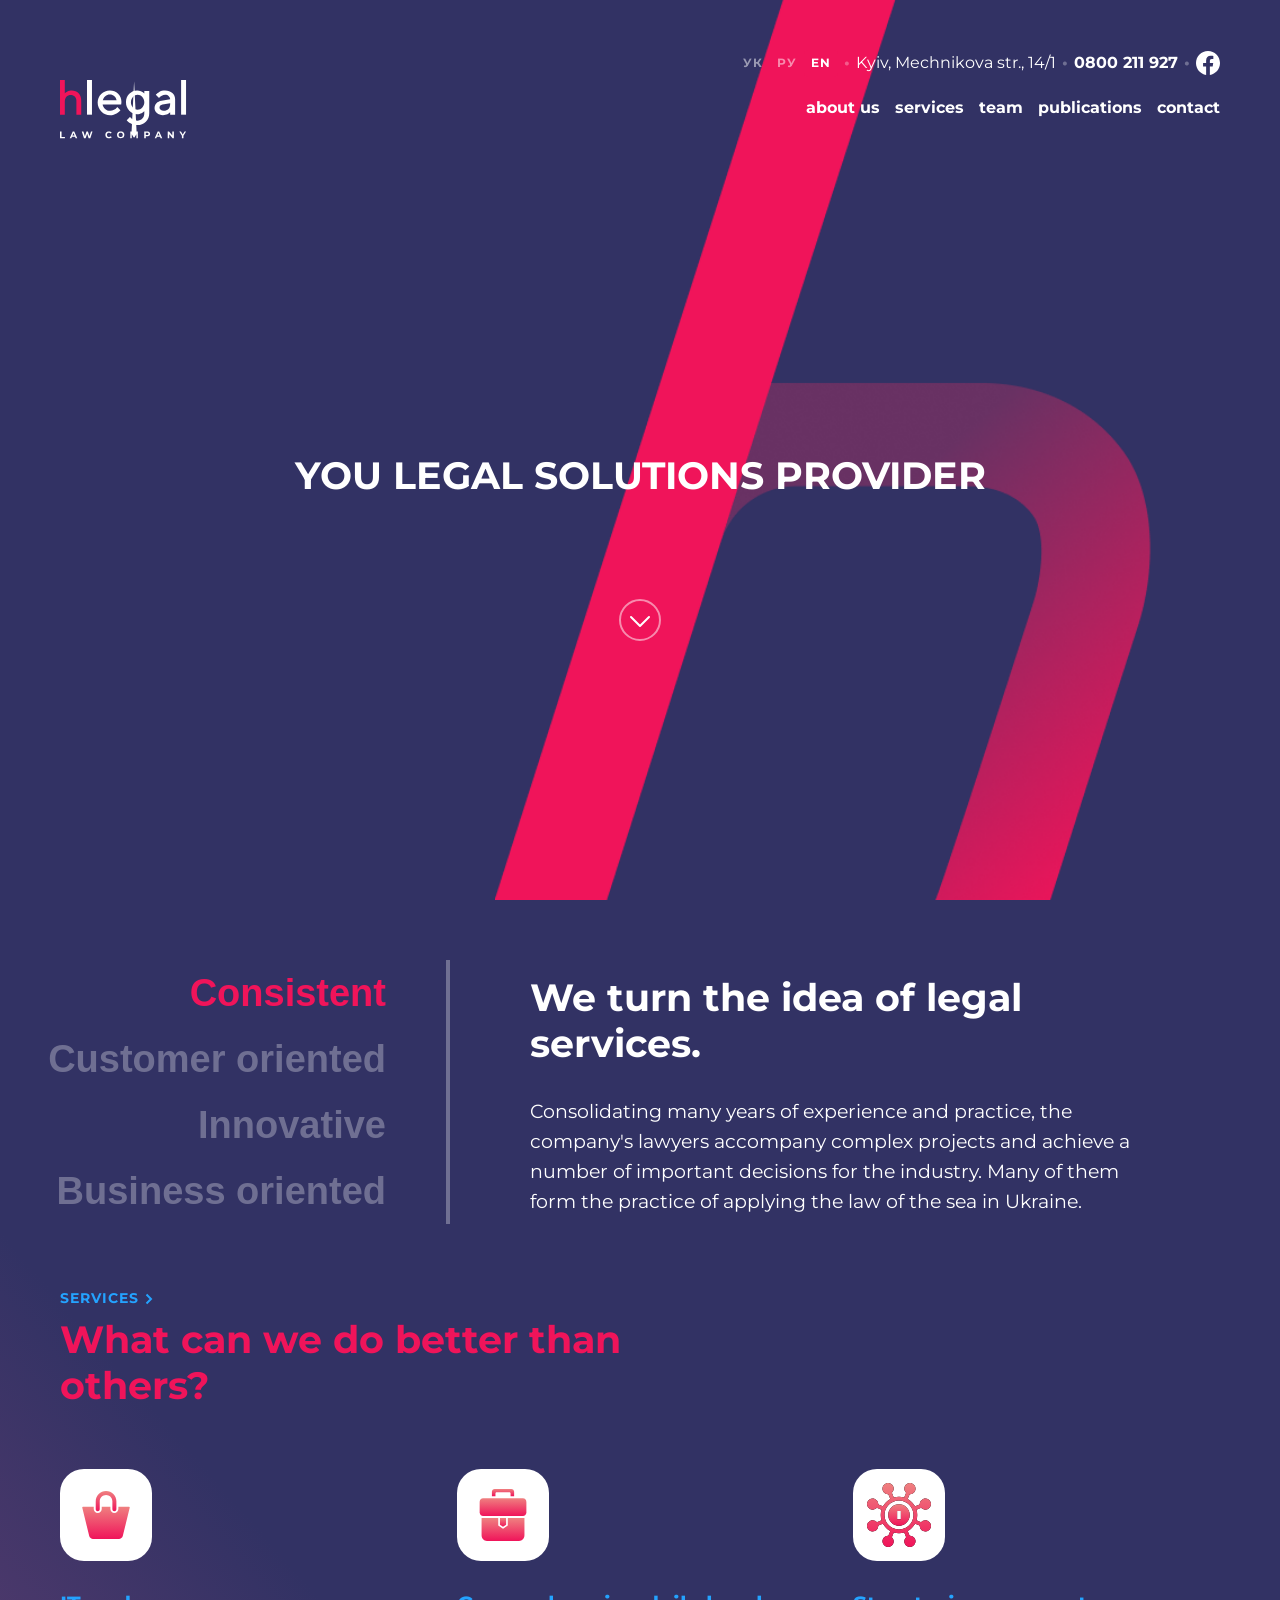
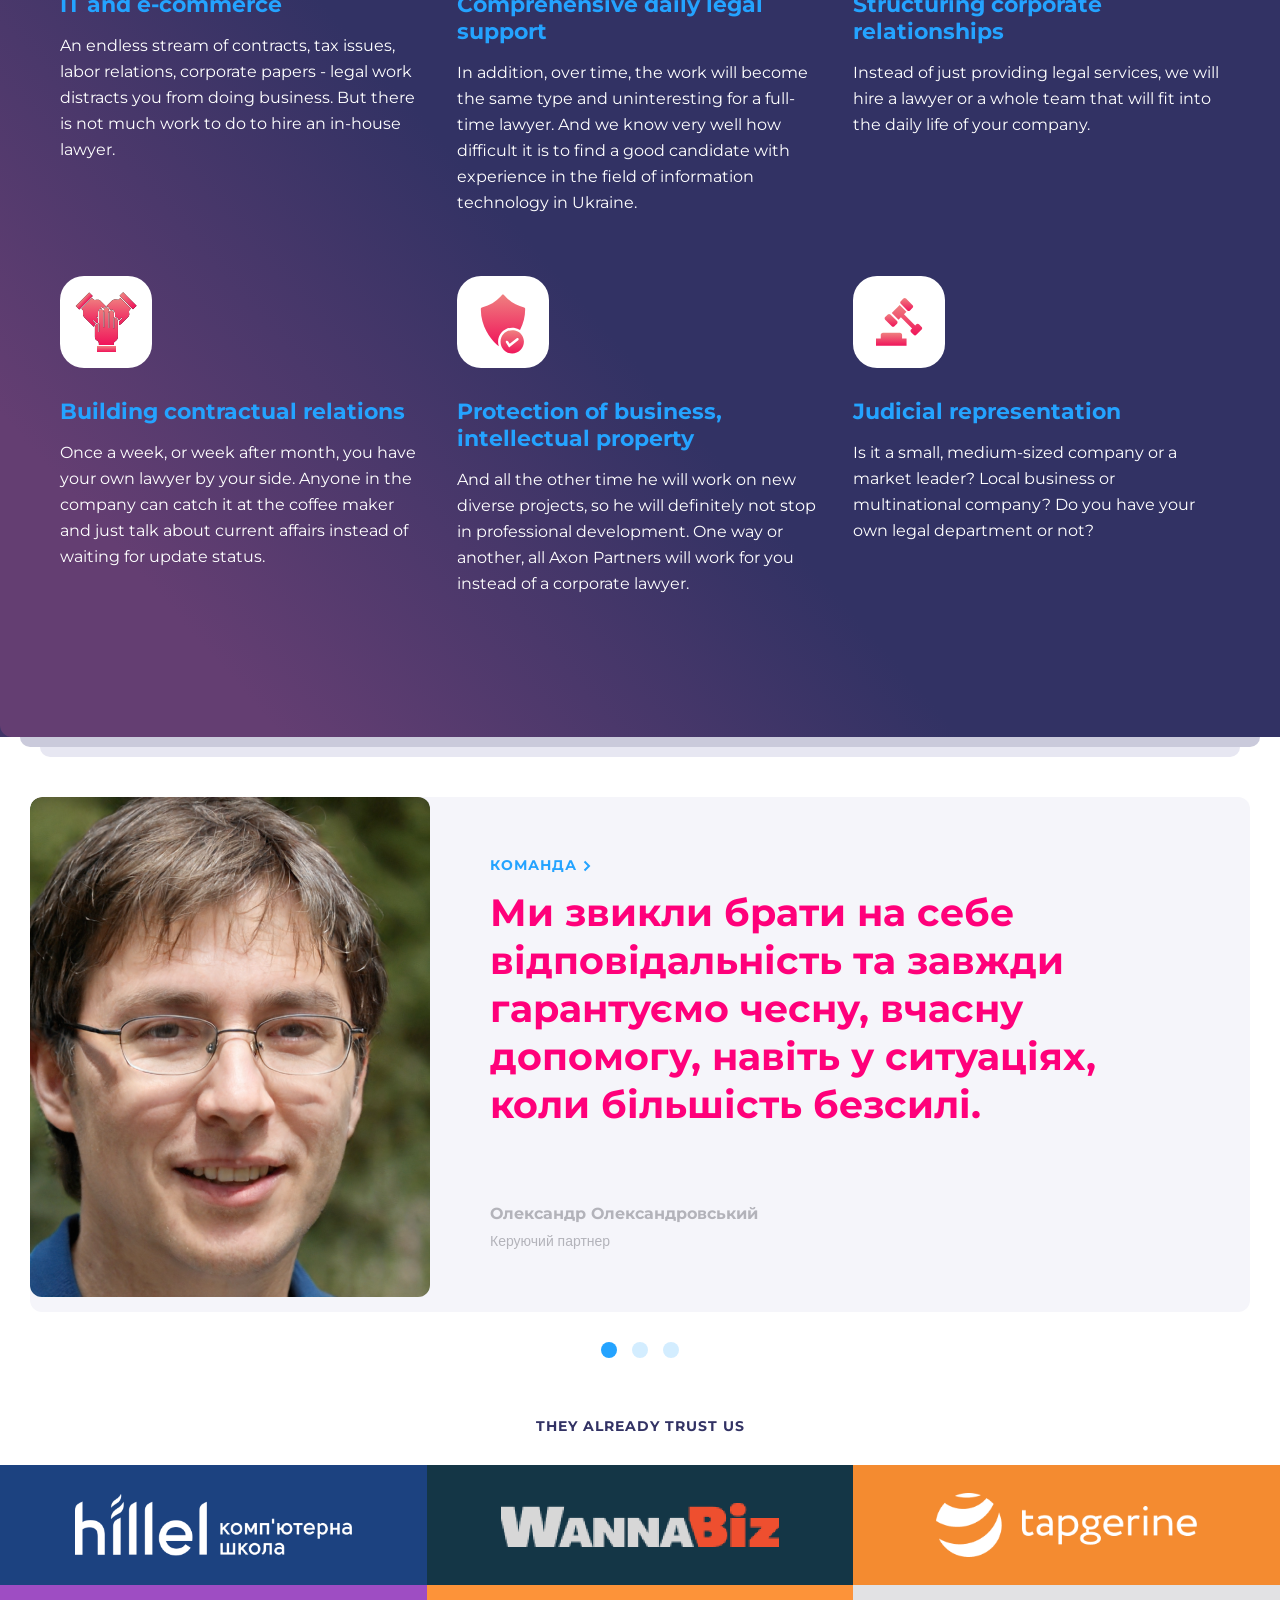
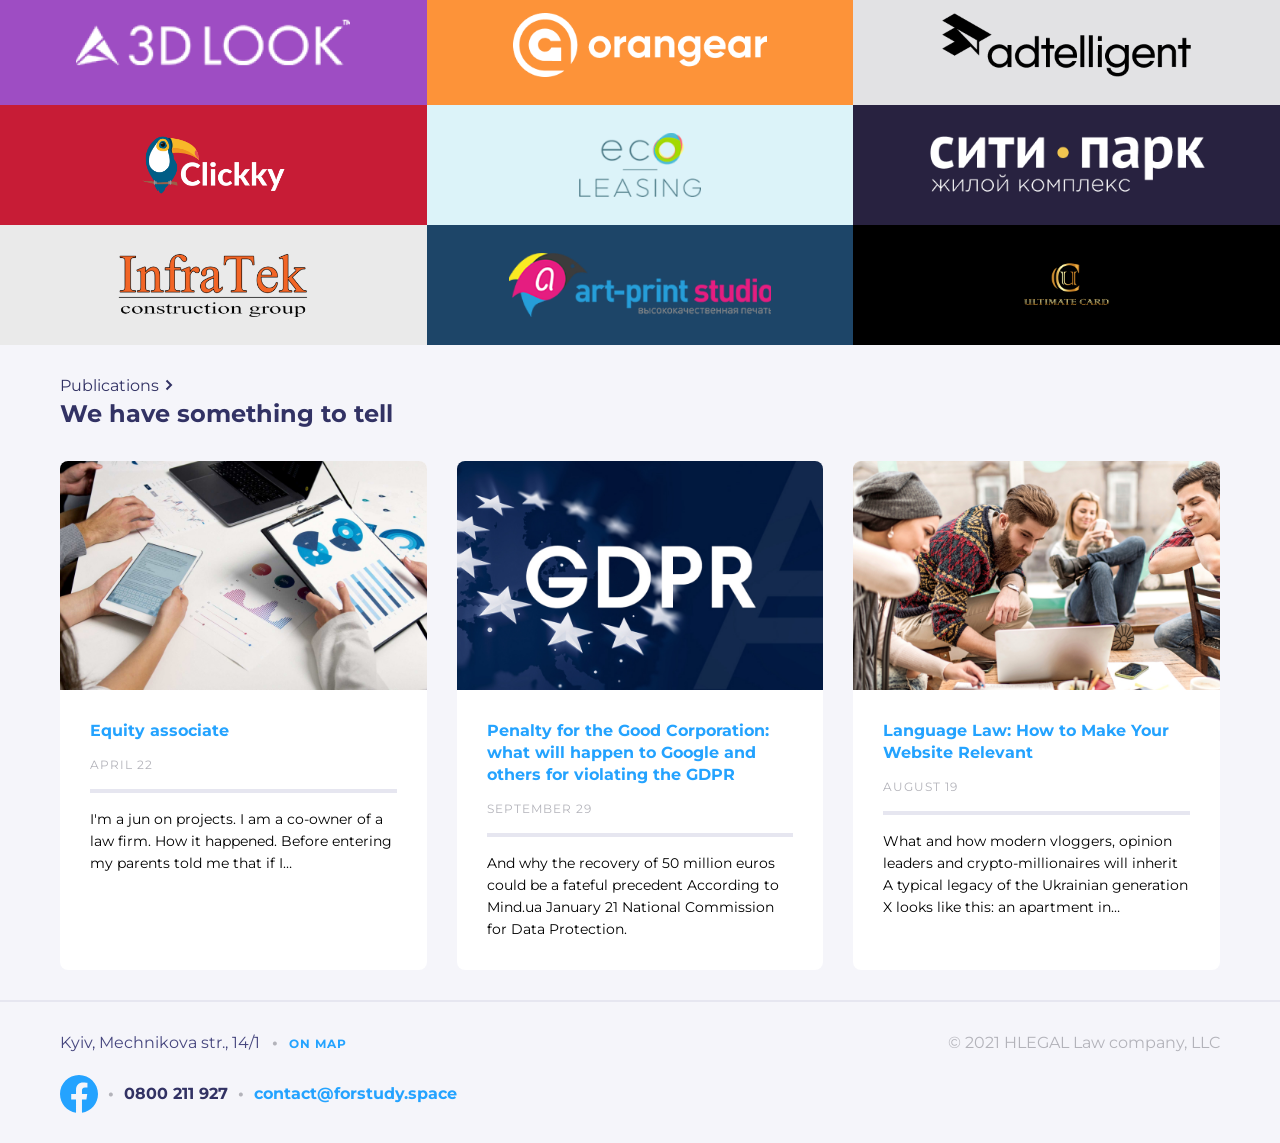
<file: index.html>
<!DOCTYPE html>
<html lang="en">
<head>
  <meta charset="UTF-8">
  <meta name="viewport" content="width=device-width, initial-scale=1.0">
  <title>hlegal</title>
  <link rel="stylesheet" href="css/style.css">
</head>
<body class="page-home"> <header class="header">
  <div class="container">
    <div class="header__inner">
      
      <div class="header__top-panel">
        <div class="header__languages">
          <button type="button" class="header__lang">УК</button>
          <button type="button" class="header__lang">РУ</button>
          <button type="button" class="header__lang header__lang--active">EN</button>
        </div>
        
        <div class="header__top-info">
          <span class="header__address">Kyiv, Mechnikova str., 14/1</span>
          <a href="tel:0800211927" class="header__phone">0800 211 927</a>
          <a href="#" class="header__fb-link">
            <svg width="24" height="24" viewBox="0 0 24 24" fill="none" xmlns="http://www.w3.org/2000/svg">
              <path d="M24 12.073C24 5.405 18.627 0 12 0S0 5.405 0 12.073C0 18.1 4.388 23.094 10.125 24v-8.437H7.078v-3.49h3.047V9.43c0-3.007 1.792-4.669 4.533-4.669 1.312 0 2.686.235 2.686.235v2.953H15.83c-1.491 0-1.956.925-1.956 1.874v2.25h3.328l-.532 3.49h-2.796V24C19.612 23.094 24 18.1 24 12.073z" fill="#B3B3BA"/>
            </svg>
          </a>
        </div>
      </div>

      <div class="header__main-row">
        <div class="header__logo-block">
          <a href="index.html" class="header__logo">
            <svg xmlns="http://www.w3.org/2000/svg" width="70" height="33" viewBox="0 0 70 33" fill="none">
              <path class="logo-h" d="M2.64358 0H0V19.0926H2.64358V12.0094C2.64358 10.8111 2.94164 9.86583 3.53774 9.20012C4.13384 8.53441 4.95024 8.18824 5.96102 8.18824C6.82926 8.18824 7.55495 8.50778 8.13809 9.12024C8.72124 9.74601 9.01929 10.5315 9.01929 11.4769V19.1059H11.6758V11.4769C11.6758 9.71938 11.1964 8.3347 10.2374 7.29619C9.27846 6.25768 8.02146 5.73843 6.49233 5.73843C6.05173 5.73843 5.61114 5.79168 5.1835 5.91151C4.7429 6.03134 4.39301 6.16448 4.10792 6.31094C3.82283 6.45739 3.5507 6.61717 3.30448 6.80356C3.05826 6.98996 2.8898 7.12311 2.81205 7.20299C2.7343 7.28288 2.6695 7.33613 2.64358 7.37608V0Z" fill="#F0145A"/>
              <path class="logo-text" d="M17.5856 0H14.8604V19.0767H17.5856V0Z" fill="#323264"/>
              <path class="logo-text" d="M33.6598 13.4896L33.796 12.127C33.796 10.3011 33.1965 8.77493 31.9701 7.54857C30.7438 6.32221 29.2176 5.72266 27.3917 5.72266C25.5658 5.72266 23.9851 6.37672 22.677 7.68483C21.3689 8.99295 20.7148 10.5463 20.7148 12.3995C20.7148 14.3072 21.3962 15.9423 22.7315 17.305C24.0669 18.6676 25.6748 19.3489 27.528 19.3489C28.2365 19.3489 28.8906 19.2399 29.5446 19.0491C30.1987 18.8311 30.7438 18.6131 31.1253 18.3951C31.5341 18.1498 31.9429 17.8773 32.2971 17.5775C32.6514 17.2777 32.8967 17.0597 33.0057 16.9234C33.1147 16.7872 33.1965 16.7054 33.251 16.6236L31.4796 14.8522L31.0708 15.37C30.7983 15.6971 30.335 16.0241 29.6809 16.3784C28.9996 16.7327 28.291 16.8962 27.528 16.8962C26.4651 16.8962 25.5658 16.5691 24.8027 15.8878C24.0396 15.2065 23.5764 14.4162 23.4401 13.4896H33.6598ZM27.3917 8.03912C28.4 8.03912 29.2176 8.33889 29.8989 8.9112C30.553 9.51075 30.9618 10.2466 31.1253 11.1732H23.5491C23.7944 10.2466 24.2304 9.51075 24.9117 8.9112C25.5658 8.33889 26.4106 8.03912 27.3917 8.03912Z" fill="#323264"/>
              <path class="logo-text" d="M46.3695 18.286C46.3695 19.4852 46.0153 20.4662 45.2794 21.2293C44.5709 21.9651 43.6715 22.3467 42.5542 22.3467C42.0637 22.3467 41.5731 22.2649 41.1098 22.1286C40.6465 21.9924 40.2922 21.8289 39.9925 21.6381C39.6927 21.4473 39.4202 21.2566 39.1476 21.0113C38.9024 20.766 38.7389 20.6025 38.6571 20.5207C38.5753 20.439 38.5208 20.3572 38.4663 20.3027L36.6949 22.0741L36.9129 22.3467C37.0492 22.5374 37.2945 22.7827 37.6215 23.0552C37.9485 23.3005 38.3301 23.573 38.7661 23.8455C39.2021 24.0908 39.7472 24.3088 40.4285 24.4996C41.1098 24.6904 41.8184 24.7994 42.5542 24.7994C44.4074 24.7994 45.9335 24.1726 47.2144 22.919C48.468 21.6381 49.0948 20.112 49.0948 18.2588V5.99518H46.3695V7.3578L45.9063 6.94902C45.6065 6.67649 45.1432 6.40397 44.4891 6.13144C43.8351 5.85892 43.1265 5.72266 42.4179 5.72266C40.7555 5.72266 39.3384 6.34946 38.112 7.63033C36.8857 8.91119 36.2861 10.4373 36.2861 12.2632C36.2861 14.0892 36.8857 15.6153 38.112 16.8962C39.3384 18.177 40.7555 18.8038 42.4179 18.8038C42.8812 18.8038 43.3173 18.7493 43.7806 18.6403C44.2166 18.5041 44.5709 18.3678 44.8707 18.2315C45.1704 18.0953 45.443 17.9318 45.6882 17.741C45.9335 17.5502 46.1243 17.414 46.1788 17.3595L46.3695 17.1687V18.286ZM39.0114 12.2632C39.0114 11.1186 39.3657 10.1648 40.1015 9.37449C40.8373 8.58416 41.7094 8.17538 42.6905 8.17538C43.6715 8.17538 44.5436 8.58416 45.2794 9.37449C45.988 10.1648 46.3695 11.1186 46.3695 12.2632C46.3695 13.4079 45.988 14.3617 45.2794 15.152C44.5436 15.9423 43.6715 16.3511 42.6905 16.3511C41.7094 16.3511 40.8373 15.9423 40.1015 15.152C39.3657 14.3617 39.0114 13.4079 39.0114 12.2632Z" fill="#323264"/>
              <path class="logo-text" d="M63.3195 19.0764V10.6281C63.3195 9.23823 62.8017 8.06637 61.7934 7.13979C60.7851 6.18595 59.4769 5.72266 57.869 5.72266C57.2422 5.72266 56.6154 5.80441 56.0159 5.96793C55.4163 6.1587 54.9258 6.34946 54.5715 6.56748C54.2172 6.7855 53.8629 7.03078 53.5359 7.33055C53.2089 7.60308 53.0181 7.79384 52.9091 7.90285C52.8273 8.01186 52.7456 8.09362 52.6911 8.17538L54.4625 9.94679L54.8168 9.4835C55.0348 9.18372 55.4163 8.9112 55.9886 8.61142C56.5609 8.31164 57.1877 8.17538 57.869 8.17538C58.6594 8.17538 59.3134 8.42065 59.8312 8.88394C60.349 9.34724 60.5943 9.94679 60.5943 10.6281L55.8251 11.4457C54.6533 11.6364 53.6994 12.0997 53.0454 12.8356C52.364 13.5714 52.0098 14.4707 52.0098 15.5335C52.0098 16.5419 52.4458 17.414 53.3179 18.177C54.2172 18.9674 55.3073 19.3489 56.6427 19.3489C57.106 19.3489 57.542 19.2944 57.9781 19.1581C58.4413 19.0491 58.7956 18.9129 59.0954 18.7766C59.3952 18.6403 59.6677 18.4768 59.913 18.286C60.1583 18.0953 60.3218 17.959 60.4308 17.9045C60.5125 17.8228 60.567 17.741 60.5943 17.7137V19.0764H63.3195ZM57.0515 16.8962C56.3429 16.8962 55.7706 16.7327 55.3618 16.4056C54.9258 16.0786 54.735 15.6971 54.735 15.261C54.735 14.7977 54.8713 14.3889 55.1711 14.0892C55.4708 13.7894 55.8796 13.5714 56.3702 13.4896L60.5943 12.8083V13.0808C60.5943 14.3072 60.2945 15.2338 59.6677 15.9151C59.0409 16.5691 58.1688 16.8962 57.0515 16.8962Z" fill="#323264"/>
              <path class="logo-text" d="M69.3337 0H66.6084V19.0767H69.3337V0Z" fill="#323264"/>
              <path class="logo-text" d="M0 28.3298H0.852878V31.3201H2.70078V32.0151H0V28.3298Z" fill="#323264"/>
              <path class="logo-text" d="M8.26752 31.2254H6.5565L6.23009 32.0151H5.35615L6.99873 28.3298H7.84108L9.48893 32.0151H8.59393L8.26752 31.2254ZM7.99902 30.5778L7.41464 29.1669L6.83026 30.5778H7.99902Z" fill="#323264"/>
              <path class="logo-text" d="M17.8731 28.3298L16.6675 32.0151H15.7515L14.9407 29.5196L14.1036 32.0151H13.1928L11.982 28.3298H12.8664L13.6982 30.92L14.5669 28.3298H15.3566L16.199 30.9411L17.0571 28.3298H17.8731Z" fill="#323264"/>
              <path class="logo-text" d="M26.9457 32.0782C26.5702 32.0782 26.2297 31.9975 25.9244 31.8361C25.6225 31.6711 25.3838 31.4447 25.2084 31.1569C25.0364 30.8656 24.9504 30.5374 24.9504 30.1724C24.9504 29.8074 25.0364 29.481 25.2084 29.1932C25.3838 28.9019 25.6225 28.6755 25.9244 28.514C26.2297 28.3491 26.5719 28.2666 26.951 28.2666C27.2704 28.2666 27.5582 28.3228 27.8144 28.4351C28.0741 28.5474 28.2917 28.7088 28.4672 28.9194L27.9197 29.4248C27.6705 29.137 27.3616 28.9931 26.9931 28.9931C26.7649 28.9931 26.5614 29.044 26.3824 29.1458C26.2034 29.2441 26.063 29.3827 25.9612 29.5617C25.8629 29.7407 25.8138 29.9443 25.8138 30.1724C25.8138 30.4006 25.8629 30.6041 25.9612 30.7831C26.063 30.9621 26.2034 31.1025 26.3824 31.2043C26.5614 31.3026 26.7649 31.3517 26.9931 31.3517C27.3616 31.3517 27.6705 31.206 27.9197 30.9147L28.4672 31.4201C28.2917 31.6342 28.0741 31.7974 27.8144 31.9098C27.5547 32.0221 27.2651 32.0782 26.9457 32.0782Z" fill="#323264"/>
              <path class="logo-text" d="M33.3831 32.0782C33.0005 32.0782 32.6548 31.9958 32.3459 31.8308C32.0406 31.6658 31.8002 31.4394 31.6247 31.1516C31.4527 30.8603 31.3667 30.5339 31.3667 30.1724C31.3667 29.8109 31.4527 29.4863 31.6247 29.1985C31.8002 28.9071 32.0406 28.679 32.3459 28.514C32.6548 28.3491 33.0005 28.2666 33.3831 28.2666C33.7657 28.2666 34.1096 28.3491 34.415 28.514C34.7203 28.679 34.9607 28.9071 35.1362 29.1985C35.3117 29.4863 35.3995 29.8109 35.3995 30.1724C35.3995 30.5339 35.3117 30.8603 35.1362 31.1516C34.9607 31.4394 34.7203 31.6658 34.415 31.8308C34.1096 31.9958 33.7657 32.0782 33.3831 32.0782ZM33.3831 31.3517C33.6007 31.3517 33.7972 31.3026 33.9727 31.2043C34.1482 31.1025 34.2851 30.9621 34.3834 30.7831C34.4852 30.6041 34.5361 30.4006 34.5361 30.1724C34.5361 29.9443 34.4852 29.7407 34.3834 29.5617C34.2851 29.3827 34.1482 29.2441 33.9727 29.1458C33.7972 29.044 33.6007 28.9931 33.3831 28.9931C33.1655 28.9931 32.9689 29.044 32.7934 29.1458C32.618 29.2441 32.4793 29.3827 32.3775 29.5617C32.2793 29.7407 32.2301 29.9443 32.2301 30.1724C32.2301 30.4006 32.2793 30.6041 32.3775 30.7831C32.4793 30.9621 32.618 31.1025 32.7934 31.2043C32.9689 31.3026 33.1655 31.3517 33.3831 31.3517Z" fill="#323264"/>
              <path class="logo-text" d="M42.0264 32.0151L42.0211 29.8039L40.9366 31.6255H40.5523L39.473 29.8513V32.0151H38.6728V28.3298H39.3782L40.7576 0.6199L42.1159 28.3298H42.8161L42.8266 32.0151H42.0264Z" fill="#323264"/>
              <path class="logo-text" d="M47.9285 28.3298C48.2549 28.3298 48.5374 28.3842 48.7761 28.493C49.0183 28.6018 49.2043 28.7562 49.3342 28.9563C49.464 29.1563 49.529 29.3932 49.529 29.667C49.529 29.9373 49.464 30.1742 49.3342 30.3777C49.2043 30.5778 49.0183 30.7322 48.7761 30.841C48.5374 30.9463 48.2549 30.999 47.9285 30.999H47.1862V32.0151H46.3333V28.3298H47.9285ZM47.8811 30.304C48.1373 30.304 48.3321 30.2496 48.4655 30.1408C48.5989 30.0285 48.6656 29.8706 48.6656 29.667C48.6656 29.4599 48.5989 29.302 48.4655 29.1932C48.3321 29.0809 48.1373 29.0247 47.8811 29.0247H47.1862V30.304H47.8811Z" fill="#323264"/>
              <path class="logo-text" d="M55.0121 31.2254H53.3011L52.9747 32.0151H52.1008L53.7433 28.3298H54.5857L56.2335 32.0151H55.3385L55.0121 31.2254ZM54.7436 30.5778L54.1592 29.1669L53.5749 30.5778H54.7436Z" fill="#323264"/>
              <path class="logo-text" d="M62.6281 28.3298V32.0151H61.9279L60.0906 29.7776V32.0151H59.2482V28.3298H59.9537L61.7858 30.5673V28.3298H62.6281Z" fill="#323264"/>
              <path class="logo-text" d="M67.9013 30.7094V32.0151H67.0485V30.6989L65.6217 28.3298H66.5273L67.5117 29.9671L68.4963 28.3298H69.3333L67.9013 30.7094Z" fill="#323264"/>
            </svg>
          </a>
        </div>
        
        <nav class="header__nav">
          <ul class="header__nav-list">
            <li><a href="about.html" class="header__nav-link">about us</a></li>
            <li><a href="services.html" class="header__nav-link">services</a></li>
            <li><a href="team.html" class="header__nav-link">team</a></li>
            <li><a href="publications.html" class="header__nav-link">publications</a></li>
            <li><a href="contact.html" class="header__nav-link">contact</a></li>
          </ul>
        </nav>

        <div class="header__burger-wrapper">
          <input type="checkbox" id="burger-toggle" class="header__burger-checkbox">
          
          <label for="burger-toggle" class="header__burger" aria-label="Открыть меню">
            <svg width="18" height="12" viewBox="0 0 18 12" fill="none" xmlns="http://www.w3.org/2000/svg">
              <path d="M0 1H18" stroke="#323264" stroke-width="2" stroke-linecap="round"/>
              <path d="M0 6H18" stroke="#323264" stroke-width="2" stroke-linecap="round"/>
              <path d="M0 11H18" stroke="#323264" stroke-width="2" stroke-linecap="round"/>
            </svg>
          </label>
          
          <div class="header__mobile-menu">
            <div class="header__mobile-box">
              <label for="burger-toggle" class="header__mobile-close" aria-label="Закрыть меню">
                <svg width="14" height="14" viewBox="0 0 14 14" fill="none" xmlns="http://www.w3.org/2000/svg">
                  <path d="M1 1L13 13" stroke="#EC6F55" stroke-width="2" stroke-linecap="round"/>
                  <path d="M13 1L1 13" stroke="#EC6F55" stroke-width="2" stroke-linecap="round"/>
                </svg>
              </label>
              
              <ul class="header__mobile-list">
                <li><a href="about.html" class="header__mobile-link">about us</a></li>
                <li><a href="services.html" class="header__mobile-link">services</a></li>
                <li><a href="team.html" class="header__mobile-link">team</a></li>
                <li><a href="publications.html" class="header__mobile-link">publications</a></li>
                <li><a href="contact.html" class="header__mobile-link">contact</a></li>
              </ul>
            </div>
          </div>
        </div>

      </div>
    </div> 
  </div> 
</header>

<main class="main-home">
 <section class="hero">
    <div class="main-home__bg-symbol">
      <img src="images/Symbol.png" alt="hlegal symbol">
    </div>

    <div class="container main-home__container">
      <h1 class="main-home__title">you legal solutions provider</h1>
    
    <a href="#services" class="main-home__scroll-btn" aria-label="Scroll down">
        <svg width="42" height="42" viewBox="0 0 42 42" fill="none" xmlns="http://www.w3.org/2000/svg">
          <circle class="circle-stroke" cx="21" cy="21" r="20" stroke="#FFFFFF" stroke-opacity="0.5" stroke-width="2"/>
          <path class="arrow-path" d="M12 18L21 27L30 18" stroke="#FFFFFF" stroke-width="2" stroke-linecap="round" stroke-linejoin="round"/>
        </svg>
      </a>
    </div>
  </section>
  <section id="services" class="presentation-block">
  <div class="container">
    <div class="presentation-block__wrapper">
      
      <div class="advantages-tabs">
        <div class="advantages-tabs__scroll-container">
          <div class="advantages-tabs__list">
            <button class="advantages-tabs__item advantages-tabs__item--active">Consistent</button>
            <button class="advantages-tabs__item">Customer oriented</button>
            <button class="advantages-tabs__item">Innovative</button>
            <button class="advantages-tabs__item">Business oriented</button>
          </div>
        </div>
      </div>

      <div class="presentation-block__content">
        <h2 class="presentation-block__title">We turn the idea of legal services.</h2>
        <p class="presentation-block__text">
          Consolidating many years of experience and practice, the company's lawyers accompany complex projects and achieve a number of important decisions for the industry. Many of them form the practice of applying the law of the sea in Ukraine.
        </p>
      </div>

    </div>
  </div>
</section>

 <section class="services">
    <div class="container">
        <a href="services.html" class="services__link-title">Services 
            <svg xmlns="http://www.w3.org/2000/svg" width="12" height="12" viewBox="0 0 12 12" fill="none">
  <path d="M3.5 1.5L8 6L3.5 10.5" stroke="#24A3FF" stroke-width="2"/>
</svg>
        </a>
      
      <div class="services__head">
        <h2 class="services__main-title">What can we do better than others?</h2>
      </div>

      <div class="services__grid">
        
        <div class="services__card">
          <div class="services__icon-wrapper">
            <svg xmlns="http://www.w3.org/2000/svg" width="64" height="64" viewBox="0 0 64 64" fill="none">
              <path d="M23.7339 28.125C24.8379 28.125 25.7339 27.229 25.7339 26.125V18.325C25.7339 14.838 28.5709 12 32.0579 12C35.5449 12 38.3829 14.838 38.3829 18.325V26.125C38.3829 27.229 39.2779 28.125 40.3829 28.125C41.4869 28.125 42.3829 27.229 42.3829 26.125V18.325C42.3839 12.632 37.7519 8 32.0579 8C26.3659 8 21.7339 12.632 21.7339 18.325V26.125C21.7339 27.229 22.6299 28.125 23.7339 28.125Z" fill="url(#paint0_services)"/>
              <path d="M55 23.6309H44.384V26.1249C44.384 28.3309 42.59 30.1249 40.384 30.1249C38.178 30.1249 36.384 28.3309 36.384 26.1249V23.6309H27.735V26.1249C27.735 28.3309 25.941 30.1249 23.735 30.1249C21.529 30.1249 19.735 28.3309 19.735 26.1249V23.6309H8.99997C8.44797 23.6309 8.10697 24.0659 8.23797 24.6019L15.236 53.0989C15.658 54.7009 17.344 55.9999 19 55.9999H45C46.658 55.9999 48.342 54.7009 48.766 53.0989L55.762 24.6019C55.893 24.0649 55.553 23.6309 55 23.6309Z" fill="url(#paint1_services)"/>
              <defs>
                <linearGradient id="paint0_services" x1="32.0584" y1="8" x2="32.0584" y2="28.125" gradientUnits="userSpaceOnUse"><stop stop-color="#EF8080"/><stop offset="1" stop-color="#F0145A"/></linearGradient>
                <linearGradient id="paint1_services" x1="32" y1="23.6309" x2="32" y2="55.9999" gradientUnits="userSpaceOnUse"><stop stop-color="#EF8080"/><stop offset="1" stop-color="#F0145A"/></linearGradient>
              </defs>
            </svg>
          </div>
          <h3 class="services__card-title">IT and e-commerce</h3>
          <p class="services__card-text">An endless stream of contracts, tax issues, labor relations, corporate papers - legal work distracts you from doing business. But there is not much work to do to hire an in-house lawyer.</p>
        </div>

        <div class="services__card">
          <div class="services__icon-wrapper">
           <svg xmlns="http://www.w3.org/2000/svg" width="64" height="64" viewBox="0 0 64 64" fill="none">
  <path fill-rule="evenodd" clip-rule="evenodd" d="M53.4512 35.0762V52.3713C53.4512 55.4647 51.0269 57.9997 48.0631 57.9997H15.9701C13.0063 57.9997 10.582 55.4647 10.582 52.3713V35.0762H27.2481V42.587L32.0166 45.7204L36.7851 42.587V35.0762H53.4512Z" fill="url(#paint0_linear_22728_8690)"/>
  <path fill-rule="evenodd" clip-rule="evenodd" d="M28.9185 35.0762V41.6847L32.0166 43.7202L35.1146 41.6847V35.0762H28.9185Z" fill="url(#paint1_linear_22728_8690)"/>
  <path fill-rule="evenodd" clip-rule="evenodd" d="M12.0732 15.1426H51.9597C53.8421 15.1426 55.3805 16.8507 55.3805 18.938V29.1912C55.3805 31.2786 53.8421 32.9867 51.9597 32.9867H36.3137H27.7192H12.0732C10.1908 32.9867 8.65234 31.2786 8.65234 29.1912V18.938C8.65234 16.8507 10.1908 15.1426 12.0732 15.1426Z" fill="url(#paint2_linear_22728_8690)"/>
  <path fill-rule="evenodd" clip-rule="evenodd" d="M23.7117 5.95508H40.3213C41.8644 5.95508 43.1272 7.21788 43.1272 8.76103V13.1384H39.5697V10.5516C39.5697 9.8542 38.9996 9.2817 38.3022 9.2817H25.7308C25.0334 9.2817 24.4633 9.8542 24.4633 10.5516V13.1384H20.9058V8.76103C20.9058 7.21788 22.1686 5.95508 23.7117 5.95508Z" fill="url(#paint3_linear_22728_8690)"/>
  <defs>
    <linearGradient id="paint0_linear_22728_8690" x1="32.0166" y1="35.0762" x2="32.0166" y2="57.9997" gradientUnits="userSpaceOnUse">
      <stop stop-color="#EF8080"/>
      <stop offset="1" stop-color="#F0145A"/>
    </linearGradient>
    <linearGradient id="paint1_linear_22728_8690" x1="32.0166" y1="35.0762" x2="32.0166" y2="43.7202" gradientUnits="userSpaceOnUse">
      <stop stop-color="#EF8080"/>
      <stop offset="1" stop-color="#F0145A"/>
    </linearGradient>
    <linearGradient id="paint2_linear_22728_8690" x1="32.0164" y1="15.1426" x2="32.0164" y2="32.9867" gradientUnits="userSpaceOnUse">
      <stop stop-color="#EF8080"/>
      <stop offset="1" stop-color="#F0145A"/>
    </linearGradient>
    <linearGradient id="paint3_linear_22728_8690" x1="32.0165" y1="5.95508" x2="32.0165" y2="13.1384" gradientUnits="userSpaceOnUse">
      <stop stop-color="#EF8080"/>
      <stop offset="1" stop-color="#F0145A"/>
    </linearGradient>
  </defs>
</svg>
          </div>
          <h3 class="services__card-title">Comprehensive daily legal support</h3>
          <p class="services__card-text">In addition, over time, the work will become the same type and uninteresting for a full-time lawyer. And we know very well how difficult it is to find a good candidate with experience in the field of information technology in Ukraine.</p>
     
        </div>

                <div class="services__card">
          <div class="services__icon-wrapper">
           <svg xmlns="http://www.w3.org/2000/svg" width="64" height="64" viewBox="0 0 64 64" fill="none">
  <g clip-path="url(#clip0_22728_8493)">
    <path d="M60.5262 37.7273C59.8387 37.4426 59.115 37.2982 58.3751 37.2982C56.7434 37.2982 55.2361 37.9946 54.1895 39.1615L52.9695 38.6562L49.4894 37.2147C49.9833 35.5616 50.2498 33.8113 50.2498 31.9998C50.2498 30.1883 49.9831 28.4381 49.4894 26.7849L52.9695 25.3435L54.1895 24.8381C55.2361 26.0051 56.7434 26.7014 58.3751 26.7014C59.115 26.7014 59.8387 26.5571 60.5262 26.2722C63.3916 25.0852 64.7574 21.7883 63.5704 18.9227C62.6964 16.8128 60.6559 15.4493 58.3721 15.4493C57.6322 15.4493 56.9085 15.5937 56.221 15.8786C53.9627 16.814 52.6372 19.0598 52.7572 21.3722L51.5301 21.8805L48.0511 23.3215C46.361 20.208 43.7915 17.6383 40.678 15.9483L42.119 12.4694L42.6268 11.2436C42.7251 11.2487 42.8238 11.2517 42.9228 11.2517C45.2066 11.2517 47.247 9.88836 48.1211 7.77836C49.308 4.91287 47.9424 1.61587 45.0769 0.428874C44.3893 0.144375 43.6656 0 42.9258 0C40.6419 0 38.6015 1.36337 37.7274 3.47337C36.792 5.73161 37.4428 8.25698 39.1628 9.80723L38.6563 11.0301L37.2148 14.5102C35.5617 14.0165 33.8114 13.7498 31.9999 13.7498C30.1884 13.7498 28.4382 14.0165 26.785 14.5102L25.3435 11.0301L24.8371 9.80723C26.557 8.25698 27.2078 5.73161 26.2724 3.47324C25.3983 1.36337 23.3577 0 21.0739 0C20.3341 0 19.6103 0.144375 18.9228 0.429249C16.0574 1.61625 14.6917 4.91312 15.8787 7.77874C16.7527 9.88861 18.7932 11.2521 21.0769 11.2521C21.1759 11.2521 21.2746 11.2491 21.3729 11.244L21.8807 12.4697L23.3217 15.9487C20.2082 17.6388 17.6386 20.2083 15.9486 23.3218L12.4696 21.8808L11.2425 21.3726C11.3625 19.0602 10.037 16.8143 7.77871 15.8788C7.09121 15.5941 6.36746 15.4497 5.62759 15.4497C3.34372 15.4497 1.30335 16.8131 0.429222 18.9231C-0.757651 21.7886 0.607971 25.0856 3.47347 26.2726C4.16096 26.5573 4.88471 26.7017 5.62459 26.7017C7.25633 26.7017 8.76358 26.0053 9.8102 24.8383L11.0302 25.3437L14.5103 26.7852C14.0164 28.4383 13.7499 30.1886 13.7499 32.0001C13.7499 33.8116 14.0166 35.5618 14.5103 37.2149L11.0301 38.6562L9.81008 39.1615C8.76346 37.9946 7.25621 37.2982 5.62446 37.2982C4.88459 37.2982 4.16084 37.4426 3.47334 37.7274C0.607971 38.9144 -0.757776 42.2113 0.429222 45.0769C1.30322 47.1868 3.34372 48.5503 5.62746 48.5503C6.36734 48.5503 7.09108 48.4059 7.77858 48.121C10.0368 47.1857 11.3623 44.9398 11.2423 42.6274L12.4694 42.1192L15.9484 40.6782C17.6386 43.7917 20.2081 46.3613 23.3216 48.0513L21.8806 51.5303L21.3728 52.756C21.2744 52.7509 21.1758 52.7479 21.0768 52.7479C18.7929 52.7479 16.7526 54.1113 15.8784 56.2213C14.6916 59.0868 16.0572 62.3838 18.9227 63.5708C19.6102 63.8555 20.3339 63.9999 21.0738 63.9999C23.3577 63.9999 25.3981 62.6365 26.2722 60.5265C27.2075 58.2683 26.5568 55.7429 24.8368 54.1926L25.3433 52.9698L26.7848 49.4897C28.4379 49.9834 30.1882 50.25 31.9997 50.25C33.8112 50.25 35.5614 49.9834 37.2145 49.4897L38.656 52.9698L39.1625 54.1926C37.4425 55.7429 36.7918 58.2683 37.7272 60.5266C38.6012 62.6365 40.6416 64 42.9254 64C43.6653 64 44.389 63.8556 45.0765 63.5708C47.9419 62.3838 49.3076 59.0869 48.1206 56.2213C47.2466 54.1114 45.2061 52.7479 42.9224 52.7479C42.8234 52.7479 42.7248 52.7509 42.6264 52.756L42.1186 51.5303L40.6776 48.0513C43.7911 46.3612 46.3608 43.7917 48.0508 40.6782L51.5298 42.1192L52.7569 42.6274C52.6369 44.9398 53.9624 47.1857 56.2206 48.1212C56.9081 48.4059 57.6319 48.5503 58.3717 48.5503C60.6556 48.5503 62.696 47.1869 63.5701 45.0769C64.7574 42.2113 63.3919 38.9143 60.5262 37.7273ZM31.9999 46.4998C24.0047 46.4998 17.4999 39.995 17.4999 31.9998C17.4999 24.0046 24.0047 17.4998 31.9999 17.4998C39.9952 17.4998 46.4999 24.0046 46.4999 31.9998C46.4999 39.995 39.995 46.4998 31.9999 46.4998Z" fill="black"/>
    <path d="M60.5262 37.7273C59.8387 37.4426 59.115 37.2982 58.3751 37.2982C56.7434 37.2982 55.2361 37.9946 54.1895 39.1615L52.9695 38.6562L49.4894 37.2147C49.9833 35.5616 50.2498 33.8113 50.2498 31.9998C50.2498 30.1883 49.9831 28.4381 49.4894 26.7849L52.9695 25.3435L54.1895 24.8381C55.2361 26.0051 56.7434 26.7014 58.3751 26.7014C59.115 26.7014 59.8387 26.5571 60.5262 26.2722C63.3916 25.0852 64.7574 21.7883 63.5704 18.9227C62.6964 16.8128 60.6559 15.4493 58.3721 15.4493C57.6322 15.4493 56.9085 15.5937 56.221 15.8786C53.9627 16.814 52.6372 19.0598 52.7572 21.3722L51.5301 21.8805L48.0511 23.3215C46.361 20.208 43.7915 17.6383 40.678 15.9483L42.119 12.4694L42.6268 11.2436C42.7251 11.2487 42.8238 11.2517 42.9228 11.2517C45.2066 11.2517 47.247 9.88836 48.1211 7.77836C49.308 4.91287 47.9424 1.61587 45.0769 0.428874C44.3893 0.144375 43.6656 0 42.9258 0C40.6419 0 38.6015 1.36337 37.7274 3.47337C36.792 5.73161 37.4428 8.25698 39.1628 9.80723L38.6563 11.0301L37.2148 14.5102C35.5617 14.0165 33.8114 13.7498 31.9999 13.7498C30.1884 13.7498 28.4382 14.0165 26.785 14.5102L25.3435 11.0301L24.8371 9.80723C26.557 8.25698 27.2078 5.73161 26.2724 3.47324C25.3983 1.36337 23.3577 0 21.0739 0C20.3341 0 19.6103 0.144375 18.9228 0.429249C16.0574 1.61625 14.6917 4.91312 15.8787 7.77874C16.7527 9.88861 18.7932 11.2521 21.0769 11.2521C21.1759 11.2521 21.2746 11.2491 21.3729 11.244L21.8807 12.4697L23.3217 15.9487C20.2082 17.6388 17.6386 20.2083 15.9486 23.3218L12.4696 21.8808L11.2425 21.3726C11.3625 19.0602 10.037 16.8143 7.77871 15.8788C7.09121 15.5941 6.36746 15.4497 5.62759 15.4497C3.34372 15.4497 1.30335 16.8131 0.429222 18.9231C-0.757651 21.7886 0.607971 25.0856 3.47347 26.2726C4.16096 26.5573 4.88471 26.7017 5.62459 26.7017C7.25633 26.7017 8.76358 26.0053 9.8102 24.8383L11.0302 25.3437L14.5103 26.7852C14.0164 28.4383 13.7499 30.1886 13.7499 32.0001C13.7499 33.8116 14.0166 35.5618 14.5103 37.2149L11.0301 38.6562L9.81008 39.1615C8.76346 37.9946 7.25621 37.2982 5.62446 37.2982C4.88459 37.2982 4.16084 37.4426 3.47334 37.7274C0.607971 38.9144 -0.757776 42.2113 0.429222 45.0769C1.30322 47.1868 3.34372 48.5503 5.62746 48.5503C6.36734 48.5503 7.09108 48.4059 7.77858 48.121C10.0368 47.1857 11.3623 44.9398 11.2423 42.6274L12.4694 42.1192L15.9484 40.6782C17.6386 43.7917 20.2081 46.3613 23.3216 48.0513L21.8806 51.5303L21.3728 52.756C21.2744 52.7509 21.1758 52.7479 21.0768 52.7479C18.7929 52.7479 16.7526 54.1113 15.8784 56.2213C14.6916 59.0868 16.0572 62.3838 18.9227 63.5708C19.6102 63.8555 20.3339 63.9999 21.0738 63.9999C23.3577 63.9999 25.3981 62.6365 26.2722 60.5265C27.2075 58.2683 26.5568 55.7429 24.8368 54.1926L25.3433 52.9698L26.7848 49.4897C28.4379 49.9834 30.1882 50.25 31.9997 50.25C33.8112 50.25 35.5614 49.9834 37.2145 49.4897L38.656 52.9698L39.1625 54.1926C37.4425 55.7429 36.7918 58.2683 37.7272 60.5266C38.6012 62.6365 40.6416 64 42.9254 64C43.6653 64 44.389 63.8556 45.0765 63.5708C47.9419 62.3838 49.3076 59.0869 48.1206 56.2213C47.2466 54.1114 45.2061 52.7479 42.9224 52.7479C42.8234 52.7479 42.7248 52.7509 42.6264 52.756L42.1186 51.5303L40.6776 48.0513C43.7911 46.3612 46.3608 43.7917 48.0508 40.6782L51.5298 42.1192L52.7569 42.6274C52.6369 44.9398 53.9624 47.1857 56.2206 48.1212C56.9081 48.4059 57.6319 48.5503 58.3717 48.5503C60.6556 48.5503 62.696 47.1869 63.5701 45.0769C64.7574 42.2113 63.3919 38.9143 60.5262 37.7273ZM31.9999 46.4998C24.0047 46.4998 17.4999 39.995 17.4999 31.9998C17.4999 24.0046 24.0047 17.4998 31.9999 17.4998C39.9952 17.4998 46.4999 24.0046 46.4999 31.9998C46.4999 39.995 39.995 46.4998 31.9999 46.4998Z" fill="url(#paint0_linear_22728_8493)"/>
    <path d="M32 21.25C26.0725 21.25 21.25 26.0725 21.25 32C21.25 37.9275 26.0725 42.75 32 42.75C37.9275 42.75 42.75 37.9275 42.75 32C42.75 26.0725 37.9275 21.25 32 21.25ZM33.875 36.125H30.125V27.875H33.875V36.125Z" fill="black"/>
    <path d="M32 21.25C26.0725 21.25 21.25 26.0725 21.25 32C21.25 37.9275 26.0725 42.75 32 42.75C37.9275 42.75 42.75 37.9275 42.75 32C42.75 26.0725 37.9275 21.25 32 21.25ZM33.875 36.125H30.125V27.875H33.875V36.125Z" fill="url(#paint1_linear_22728_8493)"/>
  </g>
  <defs>
    <linearGradient id="paint0_linear_22728_8493" x1="31.9998" y1="0" x2="31.9998" y2="64" gradientUnits="userSpaceOnUse">
      <stop stop-color="#EF8080"/>
      <stop offset="1" stop-color="#F0145A"/>
    </linearGradient>
    <linearGradient id="paint1_linear_22728_8493" x1="32" y1="21.25" x2="32" y2="42.75" gradientUnits="userSpaceOnUse">
      <stop stop-color="#EF8080"/>
      <stop offset="1" stop-color="#F0145A"/>
    </linearGradient>
    <clipPath id="clip0_22728_8493">
      <rect width="64" height="64" fill="white"/>
    </clipPath>
  </defs>
</svg>
          </div>
          <h3 class="services__card-title">Structuring corporate relationships</h3>
          <p class="services__card-text">Instead of just providing legal services, we will hire a lawyer or a whole team that will fit into the daily life of your company.</p>
        </div>

        <div class="services__card">
          <div class="services__icon-wrapper">
    <svg xmlns="http://www.w3.org/2000/svg" width="64" height="64" viewBox="0 0 64 64" fill="none">
  <path d="M42.0059 56H23.0059V62H42.0059V56Z" fill="black"/>
  <path d="M42.0059 56H23.0059V62H42.0059V56Z" fill="url(#paint0_linear_22728_8711)"/>
  <path d="M15.1728 2.45168L1.73779 15.8867L5.27333 19.4223L18.7084 5.98722L15.1728 2.45168Z" fill="black"/>
  <path d="M15.1728 2.45168L1.73779 15.8867L5.27333 19.4223L18.7084 5.98722L15.1728 2.45168Z" fill="url(#paint1_linear_22728_8711)"/>
  <path d="M49.1127 2.3219L45.5771 5.85742L59.0122 19.2925L62.5477 15.757L49.1127 2.3219Z" fill="black"/>
  <path d="M49.1127 2.3219L45.5771 5.85742L59.0122 19.2925L62.5477 15.757L49.1127 2.3219Z" fill="url(#paint2_linear_22728_8711)"/>
  <path d="M44.5564 9.70648L41.8651 9.59241C41.089 9.48286 40.2981 9.55517 39.5548 9.80362C38.8115 10.0521 38.1361 10.4699 37.5819 11.024L32.0775 16.5285L26.3239 10.775C25.8244 10.2869 25.2011 9.94433 24.5214 9.78417C23.8416 9.624 23.131 9.6523 22.4661 9.86603C21.8388 10.0568 21.1715 10.0735 20.5355 9.91444C19.8995 9.75537 19.3186 9.42646 18.8551 8.96288L18.0012 8.109L7.39453 18.7156L9.12253 20.4436L9.00845 23.1348C8.89891 23.9108 8.97122 24.7017 9.21966 25.445C9.46811 26.1884 9.8859 26.8638 10.4401 27.418L20.0525 37.0304C20.181 35.7686 20.7856 34.6032 21.7432 33.7715L18.7482 30.7765L19.4553 30.0695L22.5836 33.1977C23.027 32.9452 23.5068 32.7629 24.0059 32.6571V28.9632L22.2838 27.241L22.9908 26.5339L24.0059 27.5489V22.1991C23.9948 21.3148 24.3086 20.4572 24.8879 19.789C25.4672 19.1208 26.2716 18.6885 27.1485 18.5741C27.4792 18.542 27.8128 18.5571 28.1393 18.6189L26.9098 17.3894L27.6169 16.6823L29.4131 18.4785C29.7312 17.8621 30.2233 17.3527 30.8283 17.0135C31.4333 16.6742 32.1246 16.5201 32.8165 16.5702C33.6513 16.6677 34.4258 17.0542 35.0057 17.6628C35.5855 18.2713 35.9342 19.0636 35.9913 19.9022C36.5596 19.632 37.1894 19.5175 37.8165 19.5702C38.7075 19.6768 39.5273 20.1107 40.1166 20.7875C40.7059 21.4644 41.0229 22.336 41.0059 23.2333V26.6571C41.916 26.8472 42.7551 27.287 43.4292 27.9274C44.1032 28.5677 44.5855 29.3832 44.822 30.2823L47.6105 27.4938L48.3176 28.2009L45.0023 31.5162C45.0024 31.5299 45.0059 31.5427 45.0059 31.5565V34.8766C45.9043 34.7826 46.7437 34.3844 47.3848 33.7481L54.225 26.908C54.7131 26.4084 55.0556 25.7852 55.2158 25.1054C55.3759 24.4256 55.3476 23.715 55.1339 23.0501C54.9431 22.4228 54.9264 21.7555 55.0855 21.1195C55.2445 20.4835 55.5735 19.9026 56.0371 19.439L56.8909 18.5851L46.2844 7.97852L44.5564 9.70648Z" fill="black"/>
  <path d="M44.5564 9.70648L41.8651 9.59241C41.089 9.48286 40.2981 9.55517 39.5548 9.80362C38.8115 10.0521 38.1361 10.4699 37.5819 11.024L32.0775 16.5285L26.3239 10.775C25.8244 10.2869 25.2011 9.94433 24.5214 9.78417C23.8416 9.624 23.131 9.6523 22.4661 9.86603C21.8388 10.0568 21.1715 10.0735 20.5355 9.91444C19.8995 9.75537 19.3186 9.42646 18.8551 8.96288L18.0012 8.109L7.39453 18.7156L9.12253 20.4436L9.00845 23.1348C8.89891 23.9108 8.97122 24.7017 9.21966 25.445C9.46811 26.1884 9.8859 26.8638 10.4401 27.418L20.0525 37.0304C20.181 35.7686 20.7856 34.6032 21.7432 33.7715L18.7482 30.7765L19.4553 30.0695L22.5836 33.1977C23.027 32.9452 23.5068 32.7629 24.0059 32.6571V28.9632L22.2838 27.241L22.9908 26.5339L24.0059 27.5489V22.1991C23.9948 21.3148 24.3086 20.4572 24.8879 19.789C25.4672 19.1208 26.2716 18.6885 27.1485 18.5741C27.4792 18.542 27.8128 18.5571 28.1393 18.6189L26.9098 17.3894L27.6169 16.6823L29.4131 18.4785C29.7312 17.8621 30.2233 17.3527 30.8283 17.0135C31.4333 16.6742 32.1246 16.5201 32.8165 16.5702C33.6513 16.6677 34.4258 17.0542 35.0057 17.6628C35.5855 18.2713 35.9342 19.0636 35.9913 19.9022C36.5596 19.632 37.1894 19.5175 37.8165 19.5702C38.7075 19.6768 39.5273 20.1107 40.1166 20.7875C40.7059 21.4644 41.0229 22.336 41.0059 23.2333V26.6571C41.916 26.8472 42.7551 27.287 43.4292 27.9274C44.1032 28.5677 44.5855 29.3832 44.822 30.2823L47.6105 27.4938L48.3176 28.2009L45.0023 31.5162C45.0024 31.5299 45.0059 31.5427 45.0059 31.5565V34.8766C45.9043 34.7826 46.7437 34.3844 47.3848 33.7481L54.225 26.908C54.7131 26.4084 55.0556 25.7852 55.2158 25.1054C55.3759 24.4256 55.3476 23.715 55.1339 23.0501C54.9431 22.4228 54.9264 21.7555 55.0855 21.1195C55.2445 20.4835 55.5735 19.9026 56.0371 19.439L56.8909 18.5851L46.2844 7.97852L44.5564 9.70648Z" fill="url(#paint3_linear_22728_8711)"/>
  <path d="M29.8802 21.6901C29.8042 21.0405 29.4757 20.4468 28.9657 20.0373C28.4557 19.6278 27.8051 19.4353 27.1544 19.5015C26.5232 19.5886 25.946 19.9046 25.5326 20.3894C25.1192 20.8742 24.8984 21.4941 24.9121 22.1311V33.4885C23.8512 33.4885 22.8338 33.9099 22.0837 34.66C21.3335 35.4102 20.9121 36.4276 20.9121 37.4885V47.1619C20.9202 47.8603 21.1187 48.5432 21.4861 49.1371C21.8536 49.7311 22.376 50.2135 22.9973 50.5325C23.5757 50.8412 24.0594 51.3012 24.3967 51.8634C24.734 52.4256 24.9121 53.0689 24.9121 53.7245V54.9321H39.9121V52.4885L41.8958 50.6661C42.522 50.1948 43.0301 49.5844 43.38 48.8831C43.73 48.1818 43.9121 47.4088 43.9121 46.6251V31.4885C43.9121 30.4276 43.4907 29.4102 42.7405 28.66C41.9904 27.9099 40.973 27.4885 39.9121 27.4885V23.1659C39.9291 22.5187 39.706 21.888 39.2857 21.3955C38.8655 20.903 38.2778 20.5834 37.636 20.4983C37.006 20.4426 36.3785 20.6285 35.8804 21.0183C35.3824 21.408 35.0511 21.9725 34.9537 22.5974H35.4121V38.0407H34.4121V22.5974H34.9121V20.1659C34.9291 19.5187 34.706 18.888 34.2857 18.3955C33.8655 17.903 33.2778 17.5834 32.636 17.4983C32.2902 17.4673 31.9417 17.5086 31.6128 17.6196C31.2838 17.7306 30.9816 17.909 30.7254 18.1432C30.4691 18.3775 30.2645 18.6625 30.1245 18.9802C29.9845 19.2979 29.9121 19.6413 29.9121 19.9885V21.6901H30.4121V37.1335H29.4121V21.6901H29.8802ZM25.3113 42.0407H24.3113V34.0407H25.3113V42.0407ZM39.4121 27.799H40.4121V38.2423H39.4121V27.799Z" fill="black"/>
  <path d="M29.8802 21.6901C29.8042 21.0405 29.4757 20.4468 28.9657 20.0373C28.4557 19.6278 27.8051 19.4353 27.1544 19.5015C26.5232 19.5886 25.946 19.9046 25.5326 20.3894C25.1192 20.8742 24.8984 21.4941 24.9121 22.1311V33.4885C23.8512 33.4885 22.8338 33.9099 22.0837 34.66C21.3335 35.4102 20.9121 36.4276 20.9121 37.4885V47.1619C20.9202 47.8603 21.1187 48.5432 21.4861 49.1371C21.8536 49.7311 22.376 50.2135 22.9973 50.5325C23.5757 50.8412 24.0594 51.3012 24.3967 51.8634C24.734 52.4256 24.9121 53.0689 24.9121 53.7245V54.9321H39.9121V52.4885L41.8958 50.6661C42.522 50.1948 43.0301 49.5844 43.38 48.8831C43.73 48.1818 43.9121 47.4088 43.9121 46.6251V31.4885C43.9121 30.4276 43.4907 29.4102 42.7405 28.66C41.9904 27.9099 40.973 27.4885 39.9121 27.4885V23.1659C39.9291 22.5187 39.706 21.888 39.2857 21.3955C38.8655 20.903 38.2778 20.5834 37.636 20.4983C37.006 20.4426 36.3785 20.6285 35.8804 21.0183C35.3824 21.408 35.0511 21.9725 34.9537 22.5974H35.4121V38.0407H34.4121V22.5974H34.9121V20.1659C34.9291 19.5187 34.706 18.888 34.2857 18.3955C33.8655 17.903 33.2778 17.5834 32.636 17.4983C32.2902 17.4673 31.9417 17.5086 31.6128 17.6196C31.2838 17.7306 30.9816 17.909 30.7254 18.1432C30.4691 18.3775 30.2645 18.6625 30.1245 18.9802C29.9845 19.2979 29.9121 19.6413 29.9121 19.9885V21.6901H30.4121V37.1335H29.4121V21.6901H29.8802ZM25.3113 42.0407H24.3113V34.0407H25.3113V42.0407ZM39.4121 27.799H40.4121V38.2423H39.4121V27.799Z" fill="url(#paint4_linear_22728_8711)"/>
  <defs>
    <linearGradient id="paint0_linear_22728_8711" x1="32.5059" y1="56" x2="32.5059" y2="62" gradientUnits="userSpaceOnUse">
      <stop stop-color="#EF8080"/>
      <stop offset="1" stop-color="#F0145A"/>
    </linearGradient>
    <linearGradient id="paint1_linear_22728_8711" x1="8.45531" y1="9.1692" x2="11.9909" y2="12.7047" gradientUnits="userSpaceOnUse">
      <stop stop-color="#EF8080"/>
      <stop offset="1" stop-color="#F0145A"/>
    </linearGradient>
    <linearGradient id="paint2_linear_22728_8711" x1="47.3449" y1="4.08966" x2="60.78" y2="17.5247" gradientUnits="userSpaceOnUse">
      <stop stop-color="#EF8080"/>
      <stop offset="1" stop-color="#F0145A"/>
    </linearGradient>
    <linearGradient id="paint3_linear_22728_8711" x1="32.1427" y1="7.97852" x2="32.1427" y2="37.0304" gradientUnits="userSpaceOnUse">
      <stop stop-color="#EF8080"/>
      <stop offset="1" stop-color="#F0145A"/>
    </linearGradient>
    <linearGradient id="paint4_linear_22728_8711" x1="32.4121" y1="17.4883" x2="32.4121" y2="54.9321" gradientUnits="userSpaceOnUse">
      <stop stop-color="#EF8080"/>
      <stop offset="1" stop-color="#F0145A"/>
    </linearGradient>
  </defs>
</svg>
          </div>
          <h3 class="services__card-title">Building contractual relations</h3>
          <p class="services__card-text">Once a week, or week after month, you have your own lawyer by your side. Anyone in the company can catch it at the coffee maker and just talk about current affairs instead of waiting for update status.</p>
        </div>

        <div class="services__card">
          <div class="services__icon-wrapper">
<svg xmlns="http://www.w3.org/2000/svg" width="64" height="64" viewBox="0 0 64 64" fill="none">
  <path d="M41.2317 37.6961C43.5839 37.6961 45.9096 38.2844 47.9577 39.3974C48.3296 39.5979 48.6709 39.8368 49.0194 40.0667C52.3807 33.4869 54.1545 26.5278 54.1545 19.7388C54.1545 19.3573 54.1545 18.9634 54.1423 18.5696C54.1177 18.0158 53.7238 17.5358 53.1699 17.4127C45.7361 15.7881 39.0038 11.7634 33.7115 5.78193L32.9238 4.88342C32.6899 4.61268 32.3577 4.465 32.0007 4.465C31.6192 4.41579 31.3238 4.60036 31.0899 4.85885L29.8838 6.1881C24.8623 11.7142 18.5361 15.5296 11.5946 17.2281L10.7946 17.425C10.253 17.5481 9.8715 18.0281 9.85918 18.5819C9.41612 35.8865 19.6315 48.3296 24.0377 52.8834C25.2306 54.1082 26.5606 55.3256 27.8253 56.3319C27.3509 54.9011 27.0779 53.3957 27.0779 51.8499C27.0779 44.0452 33.427 37.6961 41.2317 37.6961Z" fill="url(#paint0_linear_22728_8506)"/>
  <path d="M46.7822 41.5613C45.0837 40.6382 43.1637 40.1582 41.2314 40.1582C34.7822 40.1582 29.5391 45.4013 29.5391 51.8505C29.5391 54.029 30.1299 56.1582 31.2622 57.9797C33.416 61.4628 37.133 63.5428 41.2314 63.5428C47.6683 63.5428 52.9237 58.2997 52.9237 51.8505C52.9237 47.5428 50.5729 43.6043 46.7822 41.5613ZM47.2196 50.2937L38.0747 57.4103L34.9527 52.5269C34.5862 51.9542 34.7538 51.1934 35.3265 50.8274C35.8999 50.4608 36.6613 50.6297 37.0261 51.2012L38.6937 53.8093L45.7076 48.3514C46.243 47.9337 47.0171 48.0293 47.4347 48.5666C47.8524 49.1032 47.7556 49.8767 47.2196 50.2937Z" fill="url(#paint1_linear_22728_8506)"/>
  <defs>
    <linearGradient id="paint0_linear_22728_8506" x1="31.9999" y1="4.45703" x2="31.9999" y2="56.3319" gradientUnits="userSpaceOnUse">
      <stop stop-color="#EF8080"/>
      <stop offset="1" stop-color="#F0145A"/>
    </linearGradient>
    <linearGradient id="paint1_linear_22728_8506" x1="41.2314" y1="40.1582" x2="41.2314" y2="63.5428" gradientUnits="userSpaceOnUse">
      <stop stop-color="#EF8080"/>
      <stop offset="1" stop-color="#F0145A"/>
    </linearGradient>
  </defs>
</svg>
          </div>
          <h3 class="services__card-title">Protection of business, intellectual property</h3>
          <p class="services__card-text">And all the other time he will work on new diverse projects, so he will definitely not stop in professional development. One way or another, all Axon Partners will work for you instead of a corporate lawyer.</p>
        </div>

        <div class="services__card">
          <div class="services__icon-wrapper">
  <svg xmlns="http://www.w3.org/2000/svg" width="64" height="64" viewBox="0 0 64 64" fill="none">
  <path d="M40.3522 20.389C41.0842 21.121 42.2702 21.123 43.0022 20.389L45.6102 17.781C46.3412 17.049 46.3392 15.863 45.6102 15.13L39.0272 8.549C38.2972 7.817 37.1112 7.817 36.3792 8.549L33.7702 11.157C33.0402 11.889 33.0402 13.075 33.7702 13.805L40.3522 20.389Z" fill="url(#paint0_linear_22728_8735)"/>
  <path d="M24.766 36.2672C25.497 36.9962 26.683 36.9962 27.414 36.2672L30.023 33.6572C30.755 32.9272 30.755 31.7402 30.023 31.0082L23.44 24.4252C22.709 23.6952 21.523 23.6932 20.791 24.4252L18.183 27.0332C17.451 27.7652 17.453 28.9512 18.183 29.6832L24.766 36.2672Z" fill="url(#paint1_linear_22728_8735)"/>
  <path d="M54.6481 36.8931L52.0011 34.2431C51.2671 33.5131 50.0841 33.5131 49.3531 34.2431L48.1921 35.4031L36.9871 24.1961L39.4141 21.7681L32.6811 15.0371L30.2531 17.4651L27.1611 20.5551L24.7871 22.9291L31.5191 29.6621L33.8961 27.2891L45.0991 38.4941L44.0511 39.5431C43.3191 40.2721 43.3171 41.4591 44.0511 42.1911L46.6981 44.8391C47.4321 45.5731 48.6171 45.5731 49.3481 44.8391L54.6471 39.5421C55.3801 38.8091 55.3801 37.6251 54.6481 36.8931Z" fill="url(#paint2_linear_22728_8735)"/>
  <path d="M35.077 44.9425C35.077 43.7435 34.105 42.7695 32.904 42.7695H15.936C14.736 42.7695 13.763 43.7435 13.763 44.9425V48.4695H9V55.8585H39.558V48.4695H35.077V44.9425Z" fill="url(#paint3_linear_22728_8735)"/>
  <defs>
    <linearGradient id="paint0_linear_22728_8735" x1="39.6902" y1="8" x2="39.6902" y2="20.9388" gradientUnits="userSpaceOnUse">
      <stop stop-color="#EF8080"/>
      <stop offset="1" stop-color="#F0145A"/>
    </linearGradient>
    <linearGradient id="paint1_linear_22728_8735" x1="24.1034" y1="23.877" x2="24.1034" y2="36.814" gradientUnits="userSpaceOnUse">
      <stop stop-color="#EF8080"/>
      <stop offset="1" stop-color="#F0145A"/>
    </linearGradient>
    <linearGradient id="paint2_linear_22728_8735" x1="39.992" y1="15.0371" x2="39.992" y2="45.3896" gradientUnits="userSpaceOnUse">
      <stop stop-color="#EF8080"/>
      <stop offset="1" stop-color="#F0145A"/>
    </linearGradient>
    <linearGradient id="paint3_linear_22728_8735" x1="24.279" y1="42.7695" x2="24.279" y2="55.8585" gradientUnits="userSpaceOnUse">
      <stop stop-color="#EF8080"/>
      <stop offset="1" stop-color="#F0145A"/>
    </linearGradient>
  </defs>
</svg>
          </div>
          <h3 class="services__card-title">Judicial representation</h3>
          <p class="services__card-text">Is it a small, medium-sized company or a market leader? Local business or multinational company? Do you have your own legal department or not?</p>
        </div>

      </div>
    </div>
</section> 
<section class="team-section">
  <div class="container">
    
    <div class="team-card">
      <div class="team-card__photo">
        <img src="images/Team-1.png" alt="Alexander Alexandrovsky">
      </div>
      
      <div class="team-card__content">
        <a href="team.html" class="team-section__link-title">Команда 
            <svg xmlns="http://www.w3.org/2000/svg" width="12" height="12" viewBox="0 0 12 12" fill="none">
    <path d="M3.5 1.5L8 6L3.5 10.5" stroke="currentColor" stroke-width="2"/>
  </svg>
        </a>
        
        <h2 class="team-section__heading">
          Ми звикли брати на себе відповідальність та завжди гарантуємо чесну, вчасну допомогу, навіть у ситуаціях, коли більшість безсилі.
        </h2>
        
        <div class="team-card__footer">
          <h3 class="team-card__name">Олександр Олександровський</h3>
          <p class="team-card__position">Керуючий партнер</p>
        </div>
      </div> 
      </div>
      
      <div class="team-pagination">
        <button class="team-pagination__dot team-pagination__dot--active" aria-label="Go to slide 1"></button>
        <button class="team-pagination__dot" aria-label="Go to slide 2"></button>
        <button class="team-pagination__dot" aria-label="Go to slide 3"></button>
      </div>
       </div> </section>

       <section class="trust-partners">
  <div class="container">
    <h4 class="trust-partners__subtitle">They already trust us</h4>
    
    <div class="trust-partners__grid">
        <div class="trust-partners__item">
        <img src="images/hillel.png" alt="Hillel" class="trust-partners__logo">
      </div>
      <div class="trust-partners__item">
        <img src="images/wannabiz.png" alt="WannaBiz" class="trust-partners__logo">
      </div>
      <div class="trust-partners__item">
        <img src="images/tapgerine.png" alt="Tapgerine" class="trust-partners__logo">
      </div>
      <div class="trust-partners__item">
        <img src="images/3dlook.png" alt="3D Look" class="trust-partners__logo">
      </div>
      
      <div class="trust-partners__item">
        <img src="images/orangear.png" alt="Orangearar" class="trust-partners__logo">
      </div>
      <div class="trust-partners__item">
        <img src="images/adtelligent.png" alt="Adtelligent" class="trust-partners__logo">
      </div>
      
      
      <div class="trust-partners__item">
        <img src="images/clickky.png" alt="Clickky" class="trust-partners__logo">
      </div>
      <div class="trust-partners__item">
        <img src="images/eco-leasing.png" alt="Eco Leasing" class="trust-partners__logo">
      </div>
      
      <div class="trust-partners__item">
        <img src="images/city-par.png" alt="City Park" class="trust-partners__logo">
      </div>
      <div class="trust-partners__item">
        <img src="images/infratek.png" alt="infratek" class="trust-partners__logo">
      </div>
      <div class="trust-partners__item">
        <img src="images/artprint.png" alt="Artprint" class="trust-partners__logo">
      </div>
      <div class="trust-partners__item">
        <img src="images/ultimatecard.png" alt="Ultimate Card" class="trust-partners__logo">
      </div>
    </div>
        </div>

</section>

 <section class="publications">
    <div class="container">
        <a href="publications.html" class="publications__link-title">
      Publications 
      <svg xmlns="http://www.w3.org/2000/svg" width="12" height="12" viewBox="0 0 12 12" fill="none">
        <path d="M3.5 1.5L8 6L3.5 10.5" stroke="currentColor" stroke-width="2"/>
      </svg>
    </a>
    
    <div class="publications__top-heading">
      <h2 class="publications__main-title">We have something to tell</h2>
    </div>
       <div class="publications__grid">

          <article class="publications__card">
            <div class="publications__img-wrapper">
              <img src="images/Publication-1.jpg" alt="GDPR" class="publications__img">
            </div>
            <div class="publications__content">
              <h3 class="publications__title">Equity associate</h3>
              <span class="publications__date">April 22</span>
              <p class="publications__text">
                I'm a jun on projects. I am a co-owner of a law firm. How it happened. Before entering my parents told me that if I…
              </p>
            </div>
          </article>

          <article class="publications__card">
            <div class="publications__img-wrapper">
              <img src="images/Publication-2.jpg" alt="Millennial Testament" class="publications__img">
            </div>
            <div class="publications__content">
              <h3 class="publications__title">Penalty for the Good Corporation: what will happen to Google and others for violating the GDPR</h3>
              <span class="publications__date">September 29</span>
              <p class="publications__text">
                And why the recovery of 50 million euros could be a fateful precedent According to Mind.ua January 21 National Commission for Data Protection.
              </p>
            </div>
          </article>

          <article class="publications__card">
            <div class="publications__img-wrapper">
              <img src="images/Publication-3.jpg" alt="Language Law" class="publications__img">
            </div>
            <div class="publications__content">
              <h3 class="publications__title">Language Law: How to Make Your Website Relevant</h3>
              <span class="publications__date">August 19</span>
              <p class="publications__text">
                What and how modern vloggers, opinion leaders and crypto-millionaires will inherit A typical legacy of the Ukrainian generation X looks like this: an apartment in…
              </p>
            </div>
          </article>
       </div>
    </div>
 </section>


    </main>


<footer class="footer">
  <div class="footer__container"> 
    <div class="footer__content">
      <div class="footer__row footer__row--top">
        <span class="footer__address">Kyiv, Mechnikova str., 14/1</span>
        <a href="#" class="footer__map-link">On Map</a>
      </div>
      
      <div class="footer__row footer__row--middle">
        <a href="#" class="footer__social">
          <svg width="38" height="38" viewBox="0 0 38 38" fill="none" xmlns="http://www.w3.org/2000/svg">
            <path d="M38 19C38 8.50659 29.4934 0 19 0C8.50659 0 0 8.50659 0 19C0 28.4841 6.94812 36.3436 16.0312 37.7695V24.4922H11.207V19H16.0312V14.8115C16.0312 10.0496 18.866 7.42188 23.2104 7.42188C25.2869 7.42188 27.457 7.79297 27.457 7.79297V12.4688H25.0601C22.6995 12.4688 21.9688 13.9333 21.9688 15.4375V19H27.2422L26.3992 24.4922H21.9688V37.7695C31.0519 36.3436 38 28.4841 38 19Z" fill="#24A3FF"/>
          </svg>
        </a>
        <a href="tel:0800211927" class="footer__phone">0800 211 927</a>
        <a href="mailto:contact@forstudy.space" class="footer__email">contact@forstudy.space</a>
      </div>
    </div>

    <div class="footer__row footer__row--bottom">
      <p class="footer__copyright">© 2021 HLEGAL Law company, LLC</p>
    </div>
  </div>
</footer>

</body>
</html>
</file>
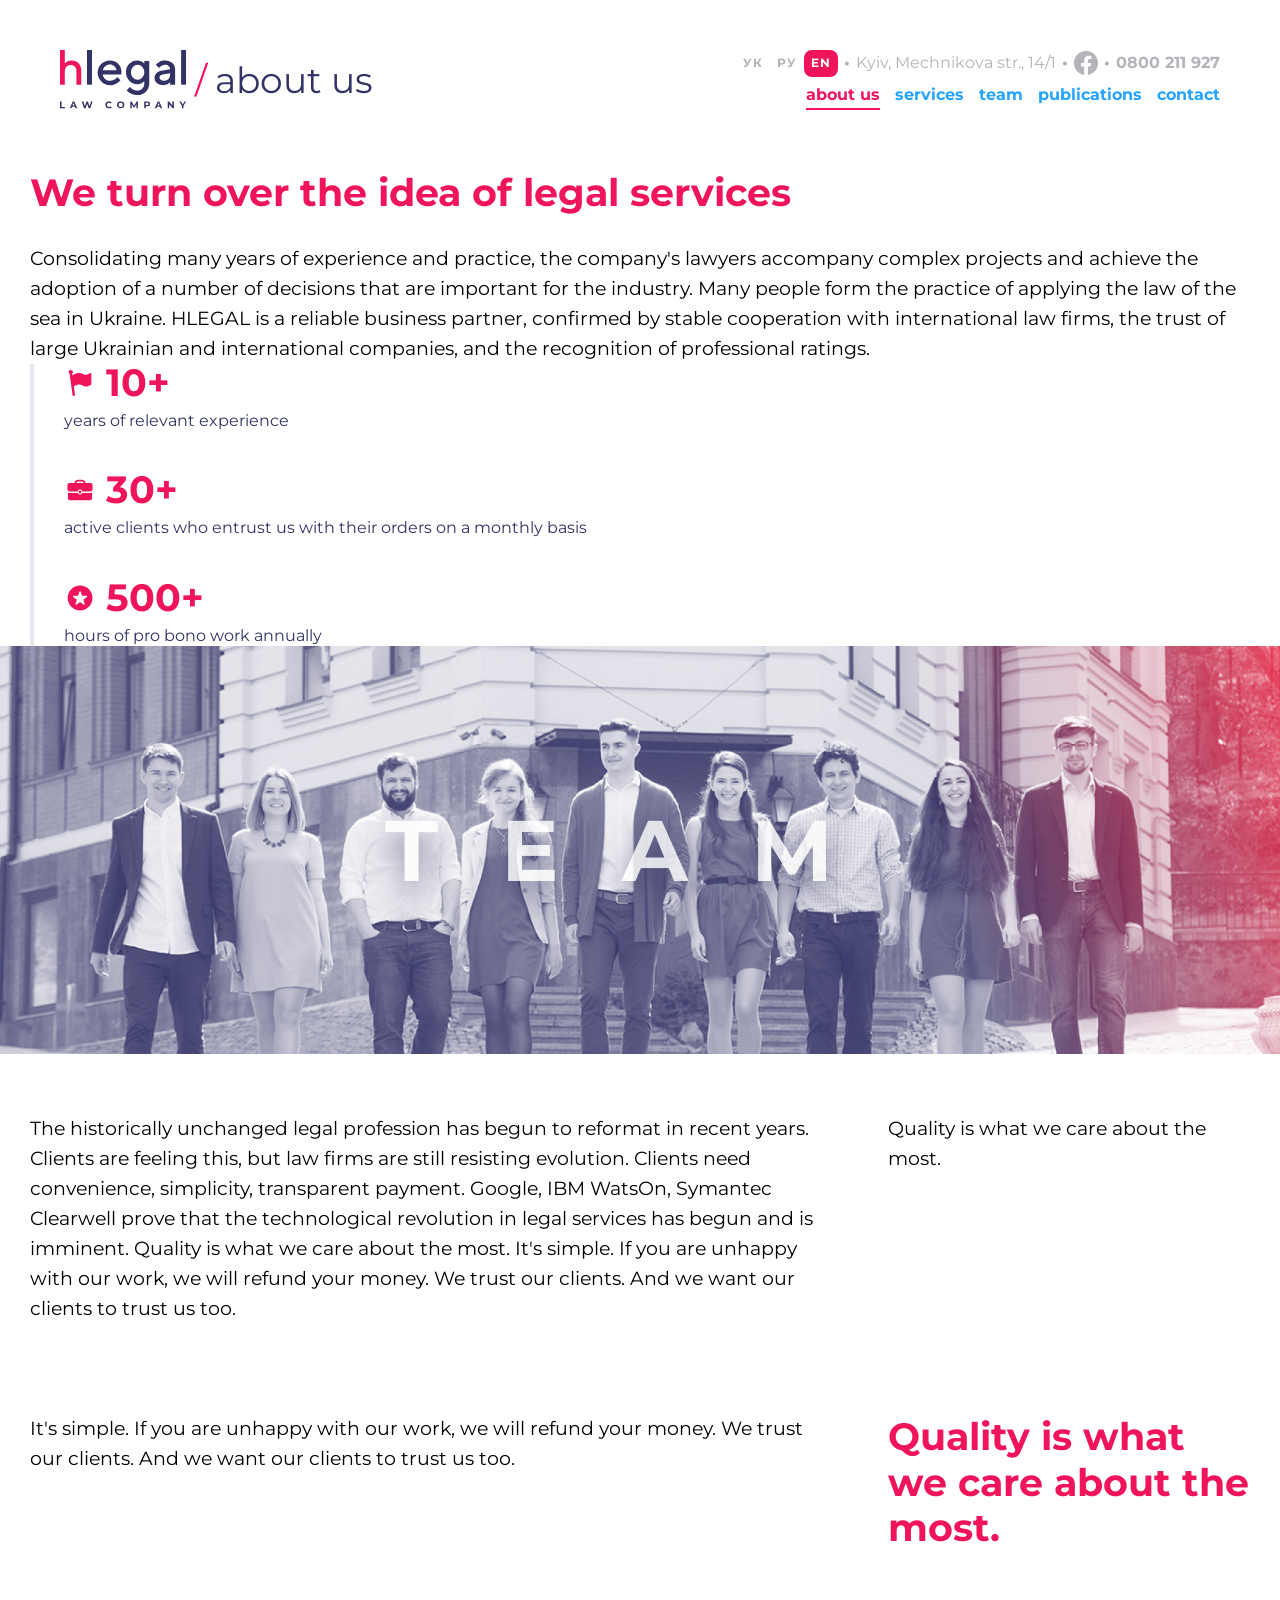
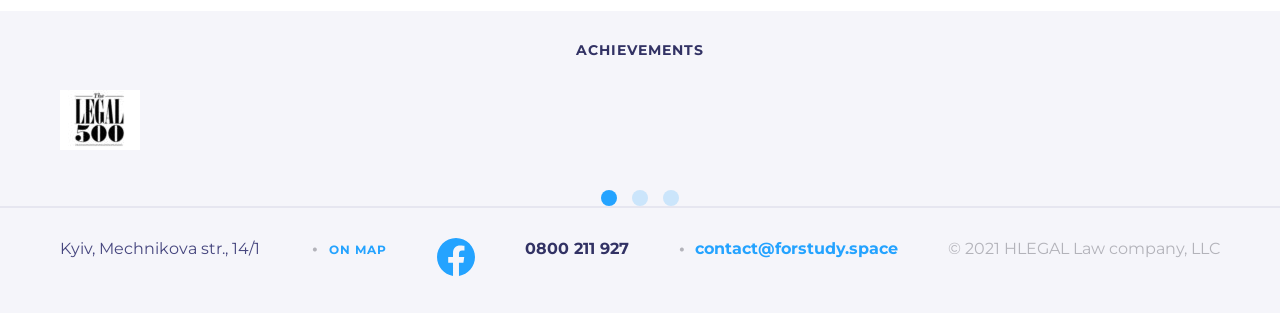
<file: about.html>
<!DOCTYPE html>
<html lang="en">
<head>
  <meta charset="UTF-8">
  <meta name="viewport" content="width=device-width, initial-scale=1.0">
  <title>hlegal — About Us</title>
  
  <link rel="preconnect" href="https://fonts.googleapis.com">
  <link rel="preconnect" href="https://fonts.gstatic.com" crossorigin>
  <link href="https://fonts.googleapis.com/css2?family=Montserrat:wght@400;700&display=swap" rel="stylesheet">
  
  <link rel="stylesheet" href="css/style.css">
</head>
<body>

<header class="header">
  <div class="container"> <!-- Этот контейнер отвечает за шапку -->
    <div class="header__inner">
      
      <div class="header__top-panel">
        <div class="header__languages">
          <button type="button" class="header__lang">УК</button>
          <button type="button" class="header__lang">РУ</button>
          <button type="button" class="header__lang header__lang--active">EN</button>
        </div>
        <span class="header__address">Kyiv, Mechnikova str., 14/1</span>
        <a href="https://facebook.com" class="header__fb-link" target="_blank" rel="noopener noreferrer">
            <svg width="24" height="24" viewBox="0 0 24 24" fill="none" xmlns="http://www.w3.org/2000/svg">
            <path d="M24 12.0733C24 5.40541 18.6274 0 12 0C5.37258 0 0 5.40541 0 12.0733C0 18.0995 4.38823 23.0943 10.125 24V15.5633H7.07812V12.0733H10.125V9.41343C10.125 6.38755 11.9165 4.71615 14.6576 4.71615C15.9705 4.71615 17.3438 4.95195 17.3438 4.95195V7.92313H15.8306C14.3399 7.92313 13.875 8.85379 13.875 9.80857V12.0733H17.2031L16.6711 15.5633H13.875V24C19.6118 23.0943 24 18.0995 24 12.0733Z" fill="#B3B3BA"/>
            </svg>
        </a>
        <a href="tel:0800211927" class="header__phone">0800 211 927</a>
      </div>

      <div class="header__main-row">
        <div class="header__logo-block">
        <a href="index.html" class="header__logo">
           <svg xmlns="http://www.w3.org/2000/svg" width="70" height="33" viewBox="0 0 70 33" fill="none">
  <path d="M2.64358 0H0V19.0926H2.64358V12.0094C2.64358 10.8111 2.94164 9.86583 3.53774 9.20012C4.13384 8.53441 4.95024 8.18824 5.96102 8.18824C6.82926 8.18824 7.55495 8.50778 8.13809 9.12024C8.72124 9.74601 9.01929 10.5315 9.01929 11.4769V19.1059H11.6758V11.4769C11.6758 9.71938 11.1964 8.3347 10.2374 7.29619C9.27846 6.25768 8.02146 5.73843 6.49233 5.73843C6.05173 5.73843 5.61114 5.79168 5.1835 5.91151C4.7429 6.03134 4.39301 6.16448 4.10792 6.31094C3.82283 6.45739 3.5507 6.61717 3.30448 6.80356C3.05826 6.98996 2.8898 7.12311 2.81205 7.20299C2.7343 7.28288 2.6695 7.33613 2.64358 7.37608V0Z" fill="#F0145A"/>
  <path d="M17.5856 0H14.8604V19.0767H17.5856V0Z" fill="#323264"/>
  <path d="M33.6598 13.4896L33.796 12.127C33.796 10.3011 33.1965 8.77493 31.9701 7.54857C30.7438 6.32221 29.2176 5.72266 27.3917 5.72266C25.5658 5.72266 23.9851 6.37672 22.677 7.68483C21.3689 8.99295 20.7148 10.5463 20.7148 12.3995C20.7148 14.3072 21.3962 15.9423 22.7315 17.305C24.0669 18.6676 25.6748 19.3489 27.528 19.3489C28.2365 19.3489 28.8906 19.2399 29.5446 19.0491C30.1987 18.8311 30.7438 18.6131 31.1253 18.3951C31.5341 18.1498 31.9429 17.8773 32.2971 17.5775C32.6514 17.2777 32.8967 17.0597 33.0057 16.9234C33.1147 16.7872 33.1965 16.7054 33.251 16.6236L31.4796 14.8522L31.0708 15.37C30.7983 15.6971 30.335 16.0241 29.6809 16.3784C28.9996 16.7327 28.291 16.8962 27.528 16.8962C26.4651 16.8962 25.5658 16.5691 24.8027 15.8878C24.0396 15.2065 23.5764 14.4162 23.4401 13.4896H33.6598ZM27.3917 8.03912C28.4 8.03912 29.2176 8.33889 29.8989 8.9112C30.553 9.51075 30.9618 10.2466 31.1253 11.1732H23.5491C23.7944 10.2466 24.2304 9.51075 24.9117 8.9112C25.5658 8.33889 26.4106 8.03912 27.3917 8.03912Z" fill="#323264"/>
  <path d="M46.3695 18.286C46.3695 19.4852 46.0153 20.4662 45.2794 21.2293C44.5709 21.9651 43.6715 22.3467 42.5542 22.3467C42.0637 22.3467 41.5731 22.2649 41.1098 22.1286C40.6465 21.9924 40.2922 21.8289 39.9925 21.6381C39.6927 21.4473 39.4202 21.2566 39.1476 21.0113C38.9024 20.766 38.7389 20.6025 38.6571 20.5207C38.5753 20.439 38.5208 20.3572 38.4663 20.3027L36.6949 22.0741L36.9129 22.3467C37.0492 22.5374 37.2945 22.7827 37.6215 23.0552C37.9485 23.3005 38.3301 23.573 38.7661 23.8455C39.2021 24.0908 39.7472 24.3088 40.4285 24.4996C41.1098 24.6904 41.8184 24.7994 42.5542 24.7994C44.4074 24.7994 45.9335 24.1726 47.2144 22.919C48.468 21.6381 49.0948 20.112 49.0948 18.2588V5.99518H46.3695V7.3578L45.9063 6.94902C45.6065 6.67649 45.1432 6.40397 44.4891 6.13144C43.8351 5.85892 43.1265 5.72266 42.4179 5.72266C40.7555 5.72266 39.3384 6.34946 38.112 7.63033C36.8857 8.91119 36.2861 10.4373 36.2861 12.2632C36.2861 14.0892 36.8857 15.6153 38.112 16.8962C39.3384 18.177 40.7555 18.8038 42.4179 18.8038C42.8812 18.8038 43.3173 18.7493 43.7806 18.6403C44.2166 18.5041 44.5709 18.3678 44.8707 18.2315C45.1704 18.0953 45.443 17.9318 45.6882 17.741C45.9335 17.5502 46.1243 17.414 46.1788 17.3595L46.3695 17.1687V18.286ZM39.0114 12.2632C39.0114 11.1186 39.3657 10.1648 40.1015 9.37449C40.8373 8.58416 41.7094 8.17538 42.6905 8.17538C43.6715 8.17538 44.5436 8.58416 45.2794 9.37449C45.988 10.1648 46.3695 11.1186 46.3695 12.2632C46.3695 13.4079 45.988 14.3617 45.2794 15.152C44.5436 15.9423 43.6715 16.3511 42.6905 16.3511C41.7094 16.3511 40.8373 15.9423 40.1015 15.152C39.3657 14.3617 39.0114 13.4079 39.0114 12.2632Z" fill="#323264"/>
  <path d="M63.3195 19.0764V10.6281C63.3195 9.23823 62.8017 8.06637 61.7934 7.13979C60.7851 6.18595 59.4769 5.72266 57.869 5.72266C57.2422 5.72266 56.6154 5.80441 56.0159 5.96793C55.4163 6.1587 54.9258 6.34946 54.5715 6.56748C54.2172 6.7855 53.8629 7.03078 53.5359 7.33055C53.2089 7.60308 53.0181 7.79384 52.9091 7.90285C52.8273 8.01186 52.7456 8.09362 52.6911 8.17538L54.4625 9.94679L54.8168 9.4835C55.0348 9.18372 55.4163 8.9112 55.9886 8.61142C56.5609 8.31164 57.1877 8.17538 57.869 8.17538C58.6594 8.17538 59.3134 8.42065 59.8312 8.88394C60.349 9.34724 60.5943 9.94679 60.5943 10.6281L55.8251 11.4457C54.6533 11.6364 53.6994 12.0997 53.0454 12.8356C52.364 13.5714 52.0098 14.4707 52.0098 15.5335C52.0098 16.5419 52.4458 17.414 53.3179 18.177C54.2172 18.9674 55.3073 19.3489 56.6427 19.3489C57.106 19.3489 57.542 19.2944 57.9781 19.1581C58.4413 19.0491 58.7956 18.9129 59.0954 18.7766C59.3952 18.6403 59.6677 18.4768 59.913 18.286C60.1583 18.0953 60.3218 17.959 60.4308 17.9045C60.5125 17.8228 60.567 17.741 60.5943 17.7137V19.0764H63.3195ZM57.0515 16.8962C56.3429 16.8962 55.7706 16.7327 55.3618 16.4056C54.9258 16.0786 54.735 15.6971 54.735 15.261C54.735 14.7977 54.8713 14.3889 55.1711 14.0892C55.4708 13.7894 55.8796 13.5714 56.3702 13.4896L60.5943 12.8083V13.0808C60.5943 14.3072 60.2945 15.2338 59.6677 15.9151C59.0409 16.5691 58.1688 16.8962 57.0515 16.8962Z" fill="#323264"/>
  <path d="M69.3337 0H66.6084V19.0767H69.3337V0Z" fill="#323264"/>
  <path d="M0 28.3298H0.852878V31.3201H2.70078V32.0151H0V28.3298Z" fill="#323264"/>
  <path d="M8.26752 31.2254H6.5565L6.23009 32.0151H5.35615L6.99873 28.3298H7.84108L9.48893 32.0151H8.59393L8.26752 31.2254ZM7.99902 30.5778L7.41464 29.1669L6.83026 30.5778H7.99902Z" fill="#323264"/>
  <path d="M17.8731 28.3298L16.6675 32.0151H15.7515L14.9407 29.5196L14.1036 32.0151H13.1928L11.982 28.3298H12.8664L13.6982 30.92L14.5669 28.3298H15.3566L16.199 30.9411L17.0571 28.3298H17.8731Z" fill="#323264"/>
  <path d="M26.9457 32.0782C26.5702 32.0782 26.2297 31.9975 25.9244 31.8361C25.6225 31.6711 25.3838 31.4447 25.2084 31.1569C25.0364 30.8656 24.9504 30.5374 24.9504 30.1724C24.9504 29.8074 25.0364 29.481 25.2084 29.1932C25.3838 28.9019 25.6225 28.6755 25.9244 28.514C26.2297 28.3491 26.5719 28.2666 26.951 28.2666C27.2704 28.2666 27.5582 28.3228 27.8144 28.4351C28.0741 28.5474 28.2917 28.7088 28.4672 28.9194L27.9197 29.4248C27.6705 29.137 27.3616 28.9931 26.9931 28.9931C26.7649 28.9931 26.5614 29.044 26.3824 29.1458C26.2034 29.2441 26.063 29.3827 25.9612 29.5617C25.8629 29.7407 25.8138 29.9443 25.8138 30.1724C25.8138 30.4006 25.8629 30.6041 25.9612 30.7831C26.063 30.9621 26.2034 31.1025 26.3824 31.2043C26.5614 31.3026 26.7649 31.3517 26.9931 31.3517C27.3616 31.3517 27.6705 31.206 27.9197 30.9147L28.4672 31.4201C28.2917 31.6342 28.0741 31.7974 27.8144 31.9098C27.5547 32.0221 27.2651 32.0782 26.9457 32.0782Z" fill="#323264"/>
  <path d="M33.3831 32.0782C33.0005 32.0782 32.6548 31.9958 32.3459 31.8308C32.0406 31.6658 31.8002 31.4394 31.6247 31.1516C31.4527 30.8603 31.3667 30.5339 31.3667 30.1724C31.3667 29.8109 31.4527 29.4863 31.6247 29.1985C31.8002 28.9071 32.0406 28.679 32.3459 28.514C32.6548 28.3491 33.0005 28.2666 33.3831 28.2666C33.7657 28.2666 34.1096 28.3491 34.415 28.514C34.7203 28.679 34.9607 28.9071 35.1362 29.1985C35.3117 29.4863 35.3995 29.8109 35.3995 30.1724C35.3995 30.5339 35.3117 30.8603 35.1362 31.1516C34.9607 31.4394 34.7203 31.6658 34.415 31.8308C34.1096 31.9958 33.7657 32.0782 33.3831 32.0782ZM33.3831 31.3517C33.6007 31.3517 33.7972 31.3026 33.9727 31.2043C34.1482 31.1025 34.2851 30.9621 34.3834 30.7831C34.4852 30.6041 34.5361 30.4006 34.5361 30.1724C34.5361 29.9443 34.4852 29.7407 34.3834 29.5617C34.2851 29.3827 34.1482 29.2441 33.9727 29.1458C33.7972 29.044 33.6007 28.9931 33.3831 28.9931C33.1655 28.9931 32.9689 29.044 32.7934 29.1458C32.618 29.2441 32.4793 29.3827 32.3775 29.5617C32.2793 29.7407 32.2301 29.9443 32.2301 30.1724C32.2301 30.4006 32.2793 30.6041 32.3775 30.7831C32.4793 30.9621 32.618 31.1025 32.7934 31.2043C32.9689 31.3026 33.1655 31.3517 33.3831 31.3517Z" fill="#323264"/>
  <path d="M42.0264 32.0151L42.0211 29.8039L40.9366 31.6255H40.5523L39.473 29.8513V32.0151H38.6728V28.3298H39.3782L40.7576 30.6199L42.1159 28.3298H42.8161L42.8266 32.0151H42.0264Z" fill="#323264"/>
  <path d="M47.9285 28.3298C48.2549 28.3298 48.5374 28.3842 48.7761 28.493C49.0183 28.6018 49.2043 28.7562 49.3342 28.9563C49.464 29.1563 49.529 29.3932 49.529 29.667C49.529 29.9373 49.464 30.1742 49.3342 30.3777C49.2043 30.5778 49.0183 30.7322 48.7761 30.841C48.5374 30.9463 48.2549 30.999 47.9285 30.999H47.1862V32.0151H46.3333V28.3298H47.9285ZM47.8811 30.304C48.1373 30.304 48.3321 30.2496 48.4655 30.1408C48.5989 30.0285 48.6656 29.8706 48.6656 29.667C48.6656 29.4599 48.5989 29.302 48.4655 29.1932C48.3321 29.0809 48.1373 29.0247 47.8811 29.0247H47.1862V30.304H47.8811Z" fill="#323264"/>
  <path d="M55.0121 31.2254H53.3011L52.9747 32.0151H52.1008L53.7433 28.3298H54.5857L56.2335 32.0151H55.3385L55.0121 31.2254ZM54.7436 30.5778L54.1592 29.1669L53.5749 30.5778H54.7436Z" fill="#323264"/>
  <path d="M62.6281 28.3298V32.0151H61.9279L60.0906 29.7776V32.0151H59.2482V28.3298H59.9537L61.7858 30.5673V28.3298H62.6281Z" fill="#323264"/>
  <path d="M67.9013 30.7094V32.0151H67.0485V30.6989L65.6217 28.3298H66.5273L67.5117 29.9671L68.4963 28.3298H69.3333L67.9013 30.7094Z" fill="#323264"/>
</svg>
        </a>
   <span class="header__slash">/</span>
        <span class="header__page-title">about us</span>
        </div>
        <nav class="header__nav">
            <ul class="header__nav-list">
            <li><a href="about.html" class="header__nav-link header__nav-link--active">about us</a></li>
            <li><a href="#" class="header__nav-link">services</a></li>
            <li><a href="#" class="header__nav-link">team</a></li>
            <li><a href="#" class="header__nav-link">publications</a></li>
            <li><a href="#" class="header__nav-link">contact</a></li>
            </ul>
        </nav>

        <div class="header__burger-wrapper">
          <input type="checkbox" id="burger-toggle" class="header__burger-checkbox">
          
          <label for="burger-toggle" class="header__burger" aria-label="Открыть меню">
            <svg width="18" height="12" viewBox="0 0 18 12" fill="none" xmlns="http://www.w3.org/2000/svg">
              <path d="M0 1H18" stroke="#323264" stroke-width="2" stroke-linecap="round"/>
              <path d="M0 6H18" stroke="#323264" stroke-width="2" stroke-linecap="round"/>
              <path d="M0 11H18" stroke="#323264" stroke-width="2" stroke-linecap="round"/>
            </svg>
          </label>
          
          <div class="header__mobile-menu">
            <div class="header__mobile-box">
              
              <label for="burger-toggle" class="header__mobile-close" aria-label="Закрыть меню">
                <svg width="14" height="14" viewBox="0 0 14 14" fill="none" xmlns="http://www.w3.org/2000/svg">
                  <path d="M1 1L13 13" stroke="#EC6F55" stroke-width="2" stroke-linecap="round"/>
                  <path d="M13 1L1 13" stroke="#EC6F55" stroke-width="2" stroke-linecap="round"/>
                </svg>
              </label>
              
              <ul class="header__mobile-list">
                <li><a href="about.html" class="header__mobile-link header__mobile-link--active">about us</a></li>
                <li><a href="#" class="header__mobile-link">services</a></li>
                <li><a href="#" class="header__mobile-link">team</a></li>
                <li><a href="#" class="header__mobile-link">publications</a></li>
                <li><a href="#" class="header__mobile-link">contact</a></li>
              </ul>

            </div>
          </div>
        </div>

      </div>
    </div> <!-- /header__inner -->
  </div> <!-- /container шапки возвращен на место -->
</header>

<main class="main-content">
  <!-- ОДИН главный контейнер для контента страницы -->
  <div class="main-content__container">
    
    <section class="about-intro">
      <h1 class="about-intro__title">We turn over the idea of legal services</h1>
      <p class="about-intro__description">
        Consolidating many years of experience and practice, the company's lawyers accompany complex projects and achieve the adoption of a number of decisions that are important for the industry. Many people form the practice of applying the law of the sea in Ukraine. HLEGAL is a reliable business partner, confirmed by stable cooperation with international law firms, the trust of large Ukrainian and international companies, and the recognition of professional ratings.
      </p>
    </section>

    <section class="about-numbers">
      <div class="about-numbers__item">
        <div class="about-numbers__header">
          <div class="about-numbers__icon">
            <svg xmlns="http://www.w3.org/2000/svg" width="32" height="32" viewBox="0 0 32 32" fill="none"><path d="M27.1137 6.3054C26.9447 6.1374 26.7457 6.0529 26.5157 6.0529C26.4012 6.0529 26.1597 6.1469 25.7927 6.3324C25.4252 6.5184 25.0352 6.7254 24.6247 6.9564C24.2132 7.1859 23.7262 7.3939 23.1642 7.5799C22.6027 7.7654 22.0827 7.8594 21.6042 7.8594C21.1622 7.8594 20.7722 7.7754 20.4362 7.6069C19.3217 7.0849 18.3522 6.6954 17.5292 6.4384C16.7062 6.1819 15.8212 6.0529 14.8737 6.0529C13.2377 6.0529 11.3742 6.5849 9.28524 7.6469C8.85424 7.8619 8.54524 8.0284 8.34524 8.1504L8.14674 6.6949C8.59524 6.3054 8.88474 5.7379 8.88474 5.0974C8.88474 3.9239 7.93374 2.9729 6.76024 2.9729C5.58674 2.9729 4.63574 3.9239 4.63574 5.0974C4.63574 5.8629 5.04474 6.5284 5.65174 6.9024L8.52174 27.9474C8.60724 28.5739 9.14324 29.0284 9.75874 29.0284C9.81474 29.0284 9.87174 29.0249 9.92924 29.0174C10.6132 28.9234 11.0922 28.2939 10.9987 27.6099L9.84524 19.1514C11.9382 18.1129 13.7487 17.5894 15.2717 17.5894C15.9182 17.5894 16.5487 17.6859 17.1632 17.8809C17.7782 18.0764 18.2897 18.2884 18.6967 18.5179C19.1037 18.7479 19.5842 18.9609 20.1367 19.1549C20.6902 19.3499 21.2367 19.4474 21.7762 19.4474C23.1392 19.4474 24.7717 18.9339 26.6742 17.9074C26.9132 17.7834 27.0882 17.6614 27.1987 17.5419C27.3092 17.4224 27.3647 17.2524 27.3647 17.0314V6.9029C27.3647 6.6734 27.2812 6.4739 27.1137 6.3054Z" fill="#F0145A"/></svg>
          </div>
          <div class="about-numbers__value">10+</div>
        </div>
        <div class="about-numbers__text">years of relevant experience</div>
      </div>
      
      <div class="about-numbers__item">
        <div class="about-numbers__header">
          <div class="about-numbers__icon">
            <svg xmlns="http://www.w3.org/2000/svg" width="32" height="32" viewBox="0 0 32 32" fill="none"><path d="M17.2321 18.332V17.774C17.2321 17.0935 16.6806 16.542 16.0006 16.542C15.3201 16.542 14.7686 17.0935 14.7686 17.774V18.332C14.7686 19.0125 15.3201 19.564 16.0006 19.564C16.6801 19.564 17.2321 19.0125 17.2321 18.332Z" fill="#F0145A"/><path d="M18.0769 19.0136C17.8039 19.9071 16.9814 20.5631 16.0004 20.5631C15.0189 20.5631 14.1964 19.9071 13.9234 19.0136H5.43886C4.90336 19.0136 4.39736 18.8891 3.94336 18.6731V24.3066C3.94336 25.4066 4.84336 26.3066 5.94336 26.3066H26.0564C27.1564 26.3066 28.0564 25.4066 28.0564 24.3066V18.6736C27.6019 18.8896 27.0964 19.0141 26.5609 19.0141H18.0769V19.0136Z" fill="#F0145A"/><path d="M26.4775 8.8976H21.677C21.387 7.0846 19.8165 5.6936 17.923 5.6936H14.0765C12.183 5.6936 10.613 7.0846 10.3225 8.8976H5.52247C4.37647 8.8976 3.43896 9.7976 3.43896 10.8976V15.5141C3.43896 16.6186 4.33447 17.5141 5.43897 17.5141H13.829C13.8575 16.9386 14.1045 16.4216 14.495 16.0476C14.507 16.0361 14.521 16.0271 14.5335 16.0161C14.62 15.9366 14.71 15.8616 14.8085 15.7966C14.8435 15.7731 14.8835 15.7571 14.92 15.7361C15.001 15.6896 15.081 15.6411 15.1685 15.6051C15.237 15.5766 15.311 15.5601 15.383 15.5386C15.445 15.5201 15.504 15.4956 15.5685 15.4826C15.708 15.4541 15.8525 15.4391 16 15.4391C16.148 15.4391 16.292 15.4546 16.4315 15.4826C16.4955 15.4956 16.5545 15.5201 16.6165 15.5386C16.6885 15.5601 16.7625 15.5766 16.831 15.6056C16.918 15.6416 16.9975 15.6896 17.0785 15.7361C17.1155 15.7576 17.1555 15.7736 17.191 15.7971C17.2895 15.8616 17.379 15.9366 17.4655 16.0161C17.478 16.0276 17.4925 16.0366 17.5045 16.0486C17.8955 16.4226 18.142 16.9396 18.1705 17.5151H26.5605C27.665 17.5151 28.5605 16.6196 28.5605 15.5151V10.8986C28.561 9.7976 27.6235 8.8976 26.4775 8.8976ZM12.248 8.8976C12.503 8.1271 13.2215 7.5656 14.0765 7.5656H17.923C18.778 7.5656 19.4965 8.1271 19.7515 8.8976H12.248Z" fill="#F0145A"/></svg>
          </div>
          <div class="about-numbers__value">30+</div>
        </div>
        <div class="about-numbers__text">active clients who entrust us with their orders on a monthly basis</div>
      </div>
      
      <div class="about-numbers__item">
        <div class="about-numbers__header">
          <div class="about-numbers__icon">
            <svg xmlns="http://www.w3.org/2000/svg" width="32" height="32" viewBox="0 0 32 32" fill="none"><path d="M16.0971 3.55298C9.25258 3.55298 3.68408 9.12148 3.68408 15.966C3.68408 22.811 9.25258 28.38 16.0971 28.38C22.9416 28.38 28.5101 22.811 28.5101 15.966C28.5106 9.12148 22.9421 3.55298 16.0971 3.55298ZM22.9556 15.0585V15.059L19.3621 17.659L20.7461 21.889C20.7681 21.955 20.7796 22.0255 20.7796 22.0975C20.7796 22.467 20.4806 22.767 20.1111 22.767C19.9641 22.767 19.8291 22.72 19.7191 22.6405L16.0976 20.021L12.4761 22.6405C12.3661 22.72 12.2311 22.767 12.0846 22.767C11.7146 22.767 11.4151 22.4675 11.4151 22.0975C11.4151 22.025 11.4271 21.955 11.4491 21.889L12.8336 17.659L9.24008 15.059V15.0585C9.07208 14.9375 8.96308 14.74 8.96308 14.517C8.96308 14.1475 9.26208 13.8485 9.63208 13.8485H14.0806L15.4581 9.63798C15.5421 9.36448 15.7966 9.16548 16.0981 9.16548C16.3991 9.16548 16.6541 9.36448 16.7376 9.63798L18.1151 13.8485H22.5636C22.9331 13.8485 23.2326 14.1475 23.2326 14.517C23.2321 14.74 23.1231 14.9375 22.9556 15.0585Z" fill="#F0145A"/></svg>
          </div>
          <div class="about-numbers__value">500+</div>
        </div>
        <div class="about-numbers__text">hours of pro bono work annually</div>
      </div>
    </section>

    <div class="about-team-banner">
      <img src="images/Team.jpg" alt="Our Team" class="about-team-banner__img">
      <h2 class="about-team-banner__title">TEAM</h2>
    </div>

    <!-- Внутренний контейнер убран, теперь текст выровнен идеально -->
    <section class="about-more">
      <p class="about-more__paragraph">
        The historically unchanged legal profession has begun to reformat in recent years. Clients are feeling this, but law firms are still resisting evolution. Clients need convenience, simplicity, transparent payment. Google, IBM WatsOn, Symantec Clearwell prove that the technological revolution in legal services has begun and is imminent. Quality is what we care about the most. It's simple. If you are unhappy with our work, we will refund your money. We trust our clients. And we want our clients to trust us too.
      </p>
      
      <p class="about-more__paragraph">
        Quality is what we care about the most.
      </p>
      
      <p class="about-more__paragraph">
        It's simple. If you are unhappy with our work, we will refund your money. We trust our clients. And we want our clients to trust us too.
      </p>
      <h3 class="about-more__quote">
        Quality is what we care about the most.
      </h3>
    </section>

  </div> <!-- /main-content__container -->

  <section class="achievements">
    <h2 class="achievements__title">ACHIEVEMENTS</h2>
    
    <div class="achievements__slider">
      <div class="achievements__item">
        <img src="images/Achievment-1.png" alt="Legal 500" class="achievements__logo">
      </div>
    </div>

    <!-- Пагинация находится под слайдером, внутри серого блока -->
    <div class="achievements__dots">
      <span class="achievements__dot achievements__dot--active"></span>
      <span class="achievements__dot"></span>
      <span class="achievements__dot"></span>
      <span class="achievements__dot"></span>
      <span class="achievements__dot"></span>
    </div>
  </section>
</main>

<footer class="footer">
  <div class="footer__container">
    
    <span class="footer__address">Kyiv, Mechnikova str., 14/1</span>
    <a href="#" class="footer__map-link">ON MAP</a>

    <a href="https://facebook.com" class="footer__social-link" target="_blank" rel="noopener noreferrer">
      <svg xmlns="http://www.w3.org/2000/svg" width="38" height="38" viewBox="0 0 38 38" fill="none">
        <g clip-path="url(#clip0_189515_1446)">
          <path d="M38 19.1161C38 8.55857 29.4934 0 19 0C8.50658 0 0 8.55857 0 19.1161C0 28.6575 6.94803 36.5659 16.0312 38V24.6419H11.207V19.1161H16.0312V14.9046C16.0312 10.1136 18.8678 7.46723 23.2078 7.46723C25.2866 7.46723 27.4609 7.84059 27.4609 7.84059V12.545H25.0651C22.7048 12.545 21.9688 14.0185 21.9688 15.5302V19.1161H27.2383L26.3959 24.6419H21.9688V38C31.052 36.5659 38 28.6575 38 19.1161Z" fill="#24A3FF"/>
        </g>
        <defs>
          <clipPath id="clip0_189515_1446">
            <rect width="38" height="38" fill="white"/>
          </clipPath>
        </defs>
      </svg>
    </a>

    <a href="tel:0800211927" class="footer__phone">0800 211 927</a>
    <a href="mailto:contact@forstudy.space" class="footer__email">contact@forstudy.space</a>

    <p class="footer__copyright">© 2021 HLEGAL Law company, LLC</p>

  </div>
</footer>

</body>
</html>
</file>
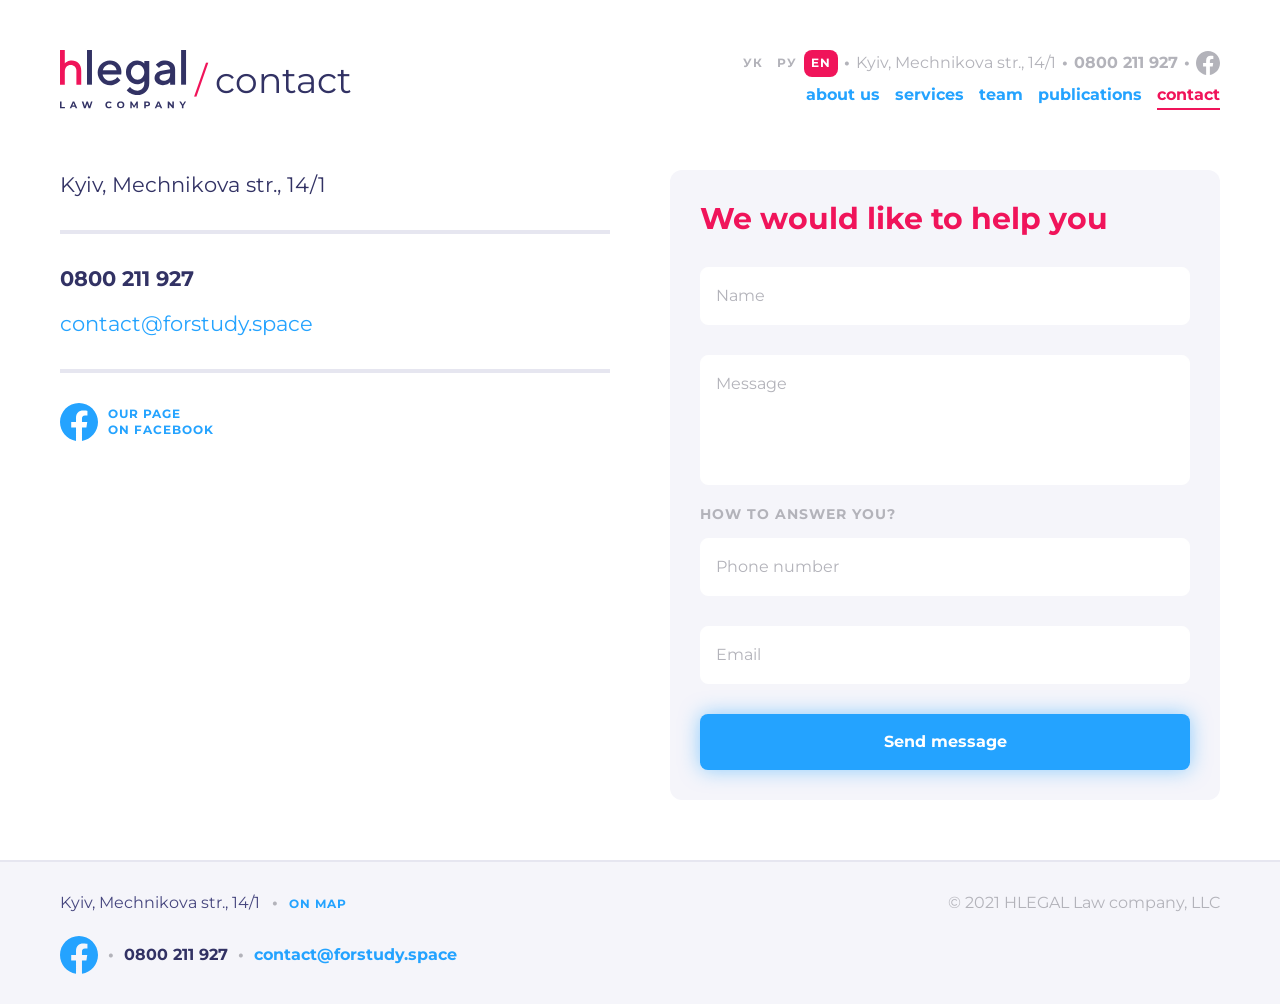
<file: contact.html>
<!DOCTYPE html>
<html lang="en">
<head>
  <meta charset="UTF-8">
  <meta name="viewport" content="width=device-width, initial-scale=1.0">
  <title>hlegal - contact</title>
  
  <link rel="preconnect" href="https://fonts.googleapis.com">
  <link rel="preconnect" href="https://fonts.gstatic.com" crossorigin>
  
  <link rel="stylesheet" href="css/style.css">
</head>
<body>

<header class="header">
  <div class="container">
    <div class="header__inner">
      
<div class="header__top-panel">
  <div class="header__languages">
          <button type="button" class="header__lang">УК</button>
          <button type="button" class="header__lang">РУ</button>
          <button type="button" class="header__lang header__lang--active">EN</button>
        </div>
  
  <div class="header__top-info">
    <span class="header__address">Kyiv, Mechnikova str., 14/1</span>
    <a href="tel:0800211927" class="header__phone">0800 211 927</a>
    <a href="#" class="header__fb-link">
      <svg width="24" height="24" viewBox="0 0 24 24" fill="none" xmlns="http://www.w3.org/2000/svg">
        <path d="M24 12.073C24 5.405 18.627 0 12 0S0 5.405 0 12.073C0 18.1 4.388 23.094 10.125 24v-8.437H7.078v-3.49h3.047V9.43c0-3.007 1.792-4.669 4.533-4.669 1.312 0 2.686.235 2.686.235v2.953H15.83c-1.491 0-1.956.925-1.956 1.874v2.25h3.328l-.532 3.49h-2.796V24C19.612 23.094 24 18.1 24 12.073z" fill="#B3B3BA"/>
      </svg>
    </a>
  </div>
</div>

      <div class="header__main-row">
        <div class="header__logo-block">
        <a href="index.html" class="header__logo">
           <svg xmlns="http://www.w3.org/2000/svg" width="70" height="33" viewBox="0 0 70 33" fill="none">
  <path d="M2.64358 0H0V19.0926H2.64358V12.0094C2.64358 10.8111 2.94164 9.86583 3.53774 9.20012C4.13384 8.53441 4.95024 8.18824 5.96102 8.18824C6.82926 8.18824 7.55495 8.50778 8.13809 9.12024C8.72124 9.74601 9.01929 10.5315 9.01929 11.4769V19.1059H11.6758V11.4769C11.6758 9.71938 11.1964 8.3347 10.2374 7.29619C9.27846 6.25768 8.02146 5.73843 6.49233 5.73843C6.05173 5.73843 5.61114 5.79168 5.1835 5.91151C4.7429 6.03134 4.39301 6.16448 4.10792 6.31094C3.82283 6.45739 3.5507 6.61717 3.30448 6.80356C3.05826 6.98996 2.8898 7.12311 2.81205 7.20299C2.7343 7.28288 2.6695 7.33613 2.64358 7.37608V0Z" fill="#F0145A"/>
  <path d="M17.5856 0H14.8604V19.0767H17.5856V0Z" fill="#323264"/>
  <path d="M33.6598 13.4896L33.796 12.127C33.796 10.3011 33.1965 8.77493 31.9701 7.54857C30.7438 6.32221 29.2176 5.72266 27.3917 5.72266C25.5658 5.72266 23.9851 6.37672 22.677 7.68483C21.3689 8.99295 20.7148 10.5463 20.7148 12.3995C20.7148 14.3072 21.3962 15.9423 22.7315 17.305C24.0669 18.6676 25.6748 19.3489 27.528 19.3489C28.2365 19.3489 28.8906 19.2399 29.5446 19.0491C30.1987 18.8311 30.7438 18.6131 31.1253 18.3951C31.5341 18.1498 31.9429 17.8773 32.2971 17.5775C32.6514 17.2777 32.8967 17.0597 33.0057 16.9234C33.1147 16.7872 33.1965 16.7054 33.251 16.6236L31.4796 14.8522L31.0708 15.37C30.7983 15.6971 30.335 16.0241 29.6809 16.3784C28.9996 16.7327 28.291 16.8962 27.528 16.8962C26.4651 16.8962 25.5658 16.5691 24.8027 15.8878C24.0396 15.2065 23.5764 14.4162 23.4401 13.4896H33.6598ZM27.3917 8.03912C28.4 8.03912 29.2176 8.33889 29.8989 8.9112C30.553 9.51075 30.9618 10.2466 31.1253 11.1732H23.5491C23.7944 10.2466 24.2304 9.51075 24.9117 8.9112C25.5658 8.33889 26.4106 8.03912 27.3917 8.03912Z" fill="#323264"/>
  <path d="M46.3695 18.286C46.3695 19.4852 46.0153 20.4662 45.2794 21.2293C44.5709 21.9651 43.6715 22.3467 42.5542 22.3467C42.0637 22.3467 41.5731 22.2649 41.1098 22.1286C40.6465 21.9924 40.2922 21.8289 39.9925 21.6381C39.6927 21.4473 39.4202 21.2566 39.1476 21.0113C38.9024 20.766 38.7389 20.6025 38.6571 20.5207C38.5753 20.439 38.5208 20.3572 38.4663 20.3027L36.6949 22.0741L36.9129 22.3467C37.0492 22.5374 37.2945 22.7827 37.6215 23.0552C37.9485 23.3005 38.3301 23.573 38.7661 23.8455C39.2021 24.0908 39.7472 24.3088 40.4285 24.4996C41.1098 24.6904 41.8184 24.7994 42.5542 24.7994C44.4074 24.7994 45.9335 24.1726 47.2144 22.919C48.468 21.6381 49.0948 20.112 49.0948 18.2588V5.99518H46.3695V7.3578L45.9063 6.94902C45.6065 6.67649 45.1432 6.40397 44.4891 6.13144C43.8351 5.85892 43.1265 5.72266 42.4179 5.72266C40.7555 5.72266 39.3384 6.34946 38.112 7.63033C36.8857 8.91119 36.2861 10.4373 36.2861 12.2632C36.2861 14.0892 36.8857 15.6153 38.112 16.8962C39.3384 18.177 40.7555 18.8038 42.4179 18.8038C42.8812 18.8038 43.3173 18.7493 43.7806 18.6403C44.2166 18.5041 44.5709 18.3678 44.8707 18.2315C45.1704 18.0953 45.443 17.9318 45.6882 17.741C45.9335 17.5502 46.1243 17.414 46.1788 17.3595L46.3695 17.1687V18.286ZM39.0114 12.2632C39.0114 11.1186 39.3657 10.1648 40.1015 9.37449C40.8373 8.58416 41.7094 8.17538 42.6905 8.17538C43.6715 8.17538 44.5436 8.58416 45.2794 9.37449C45.988 10.1648 46.3695 11.1186 46.3695 12.2632C46.3695 13.4079 45.988 14.3617 45.2794 15.152C44.5436 15.9423 43.6715 16.3511 42.6905 16.3511C41.7094 16.3511 40.8373 15.9423 40.1015 15.152C39.3657 14.3617 39.0114 13.4079 39.0114 12.2632Z" fill="#323264"/>
  <path d="M63.3195 19.0764V10.6281C63.3195 9.23823 62.8017 8.06637 61.7934 7.13979C60.7851 6.18595 59.4769 5.72266 57.869 5.72266C57.2422 5.72266 56.6154 5.80441 56.0159 5.96793C55.4163 6.1587 54.9258 6.34946 54.5715 6.56748C54.2172 6.7855 53.8629 7.03078 53.5359 7.33055C53.2089 7.60308 53.0181 7.79384 52.9091 7.90285C52.8273 8.01186 52.7456 8.09362 52.6911 8.17538L54.4625 9.94679L54.8168 9.4835C55.0348 9.18372 55.4163 8.9112 55.9886 8.61142C56.5609 8.31164 57.1877 8.17538 57.869 8.17538C58.6594 8.17538 59.3134 8.42065 59.8312 8.88394C60.349 9.34724 60.5943 9.94679 60.5943 10.6281L55.8251 11.4457C54.6533 11.6364 53.6994 12.0997 53.0454 12.8356C52.364 13.5714 52.0098 14.4707 52.0098 15.5335C52.0098 16.5419 52.4458 17.414 53.3179 18.177C54.2172 18.9674 55.3073 19.3489 56.6427 19.3489C57.106 19.3489 57.542 19.2944 57.9781 19.1581C58.4413 19.0491 58.7956 18.9129 59.0954 18.7766C59.3952 18.6403 59.6677 18.4768 59.913 18.286C60.1583 18.0953 60.3218 17.959 60.4308 17.9045C60.5125 17.8228 60.567 17.741 60.5943 17.7137V19.0764H63.3195ZM57.0515 16.8962C56.3429 16.8962 55.7706 16.7327 55.3618 16.4056C54.9258 16.0786 54.735 15.6971 54.735 15.261C54.735 14.7977 54.8713 14.3889 55.1711 14.0892C55.4708 13.7894 55.8796 13.5714 56.3702 13.4896L60.5943 12.8083V13.0808C60.5943 14.3072 60.2945 15.2338 59.6677 15.9151C59.0409 16.5691 58.1688 16.8962 57.0515 16.8962Z" fill="#323264"/>
  <path d="M69.3337 0H66.6084V19.0767H69.3337V0Z" fill="#323264"/>
  <path d="M0 28.3298H0.852878V31.3201H2.70078V32.0151H0V28.3298Z" fill="#323264"/>
  <path d="M8.26752 31.2254H6.5565L6.23009 32.0151H5.35615L6.99873 28.3298H7.84108L9.48893 32.0151H8.59393L8.26752 31.2254ZM7.99902 30.5778L7.41464 29.1669L6.83026 30.5778H7.99902Z" fill="#323264"/>
  <path d="M17.8731 28.3298L16.6675 32.0151H15.7515L14.9407 29.5196L14.1036 32.0151H13.1928L11.982 28.3298H12.8664L13.6982 30.92L14.5669 28.3298H15.3566L16.199 30.9411L17.0571 28.3298H17.8731Z" fill="#323264"/>
  <path d="M26.9457 32.0782C26.5702 32.0782 26.2297 31.9975 25.9244 31.8361C25.6225 31.6711 25.3838 31.4447 25.2084 31.1569C25.0364 30.8656 24.9504 30.5374 24.9504 30.1724C24.9504 29.8074 25.0364 29.481 25.2084 29.1932C25.3838 28.9019 25.6225 28.6755 25.9244 28.514C26.2297 28.3491 26.5719 28.2666 26.951 28.2666C27.2704 28.2666 27.5582 28.3228 27.8144 28.4351C28.0741 28.5474 28.2917 28.7088 28.4672 28.9194L27.9197 29.4248C27.6705 29.137 27.3616 28.9931 26.9931 28.9931C26.7649 28.9931 26.5614 29.044 26.3824 29.1458C26.2034 29.2441 26.063 29.3827 25.9612 29.5617C25.8629 29.7407 25.8138 29.9443 25.8138 30.1724C25.8138 30.4006 25.8629 30.6041 25.9612 30.7831C26.063 30.9621 26.2034 31.1025 26.3824 31.2043C26.5614 31.3026 26.7649 31.3517 26.9931 31.3517C27.3616 31.3517 27.6705 31.206 27.9197 30.9147L28.4672 31.4201C28.2917 31.6342 28.0741 31.7974 27.8144 31.9098C27.5547 32.0221 27.2651 32.0782 26.9457 32.0782Z" fill="#323264"/>
  <path d="M33.3831 32.0782C33.0005 32.0782 32.6548 31.9958 32.3459 31.8308C32.0406 31.6658 31.8002 31.4394 31.6247 31.1516C31.4527 30.8603 31.3667 30.5339 31.3667 30.1724C31.3667 29.8109 31.4527 29.4863 31.6247 29.1985C31.8002 28.9071 32.0406 28.679 32.3459 28.514C32.6548 28.3491 33.0005 28.2666 33.3831 28.2666C33.7657 28.2666 34.1096 28.3491 34.415 28.514C34.7203 28.679 34.9607 28.9071 35.1362 29.1985C35.3117 29.4863 35.3995 29.8109 35.3995 30.1724C35.3995 30.5339 35.3117 30.8603 35.1362 31.1516C34.9607 31.4394 34.7203 31.6658 34.415 31.8308C34.1096 31.9958 33.7657 32.0782 33.3831 32.0782ZM33.3831 31.3517C33.6007 31.3517 33.7972 31.3026 33.9727 31.2043C34.1482 31.1025 34.2851 30.9621 34.3834 30.7831C34.4852 30.6041 34.5361 30.4006 34.5361 30.1724C34.5361 29.9443 34.4852 29.7407 34.3834 29.5617C34.2851 29.3827 34.1482 29.2441 33.9727 29.1458C33.7972 29.044 33.6007 28.9931 33.3831 28.9931C33.1655 28.9931 32.9689 29.044 32.7934 29.1458C32.618 29.2441 32.4793 29.3827 32.3775 29.5617C32.2793 29.7407 32.2301 29.9443 32.2301 30.1724C32.2301 30.4006 32.2793 30.6041 32.3775 30.7831C32.4793 30.9621 32.618 31.1025 32.7934 31.2043C32.9689 31.3026 33.1655 31.3517 33.3831 31.3517Z" fill="#323264"/>
  <path d="M42.0264 32.0151L42.0211 29.8039L40.9366 31.6255H40.5523L39.473 29.8513V32.0151H38.6728V28.3298H39.3782L40.7576 30.6199L42.1159 28.3298H42.8161L42.8266 32.0151H42.0264Z" fill="#323264"/>
  <path d="M47.9285 28.3298C48.2549 28.3298 48.5374 28.3842 48.7761 28.493C49.0183 28.6018 49.2043 28.7562 49.3342 28.9563C49.464 29.1563 49.529 29.3932 49.529 29.667C49.529 29.9373 49.464 30.1742 49.3342 30.3777C49.2043 30.5778 49.0183 30.7322 48.7761 30.841C48.5374 30.9463 48.2549 30.999 47.9285 30.999H47.1862V32.0151H46.3333V28.3298H47.9285ZM47.8811 30.304C48.1373 30.304 48.3321 30.2496 48.4655 30.1408C48.5989 30.0285 48.6656 29.8706 48.6656 29.667C48.6656 29.4599 48.5989 29.302 48.4655 29.1932C48.3321 29.0809 48.1373 29.0247 47.8811 29.0247H47.1862V30.304H47.8811Z" fill="#323264"/>
  <path d="M55.0121 31.2254H53.3011L52.9747 32.0151H52.1008L53.7433 28.3298H54.5857L56.2335 32.0151H55.3385L55.0121 31.2254ZM54.7436 30.5778L54.1592 29.1669L53.5749 30.5778H54.7436Z" fill="#323264"/>
  <path d="M62.6281 28.3298V32.0151H61.9279L60.0906 29.7776V32.0151H59.2482V28.3298H59.9537L61.7858 30.5673V28.3298H62.6281Z" fill="#323264"/>
  <path d="M67.9013 30.7094V32.0151H67.0485V30.6989L65.6217 28.3298H66.5273L67.5117 29.9671L68.4963 28.3298H69.3333L67.9013 30.7094Z" fill="#323264"/>
</svg>
        </a>
   <span class="header__slash">/</span>
        <span class="header__page-title">contact</span>
        </div>
        <nav class="header__nav">
            <ul class="header__nav-list">
            <li><a href="about.html" class="header__nav-link">about us</a></li>
            <li><a href="services.html" class="header__nav-link">services</a></li>
            <li><a href="team.html" class="header__nav-link">team</a></li>
            <li><a href="publications.html" class="header__nav-link">publications</a></li>
            <li><a href="contact.html" class="header__nav-link header__nav-link--active">contact</a></li>
            </ul>
        </nav>

        <div class="header__burger-wrapper">
          <input type="checkbox" id="burger-toggle" class="header__burger-checkbox">
          
          <label for="burger-toggle" class="header__burger" aria-label="Открыть меню">
            <svg width="18" height="12" viewBox="0 0 18 12" fill="none" xmlns="http://www.w3.org/2000/svg">
              <path d="M0 1H18" stroke="#323264" stroke-width="2" stroke-linecap="round"/>
              <path d="M0 6H18" stroke="#323264" stroke-width="2" stroke-linecap="round"/>
              <path d="M0 11H18" stroke="#323264" stroke-width="2" stroke-linecap="round"/>
            </svg>
          </label>
          
          <div class="header__mobile-menu">
            <div class="header__mobile-box">
              
              <label for="burger-toggle" class="header__mobile-close" aria-label="Закрыть меню">
                <svg width="14" height="14" viewBox="0 0 14 14" fill="none" xmlns="http://www.w3.org/2000/svg">
                  <path d="M1 1L13 13" stroke="#EC6F55" stroke-width="2" stroke-linecap="round"/>
                  <path d="M13 1L1 13" stroke="#EC6F55" stroke-width="2" stroke-linecap="round"/>
                </svg>
              </label>
              
              <ul class="header__mobile-list">
                <li><a href="about.html" class="header__mobile-link">about us</a></li>
                <li><a href="services.html" class="header__mobile-link">services</a></li>
                <li><a href="team.html" class="header__mobile-link">team</a></li>
                <li><a href="publications.html" class="header__mobile-link">publications</a></li>
                <li><a href="contact.html" class="header__mobile-link header__mobile-link--active">contact</a></li>
              </ul>

            </div>
          </div>
        </div>

      </div>
    </div> 
  </div> 
</header>

<main class="main-content">
  <section class="contact-page">
    <div class="container">
      <div class="contact-page__inner">
        
        <div class="contact-page__info">
          <div class="contact-page__block">
            <p class="contact-page__address">Kyiv, Mechnikova str., 14/1</p>
          </div>
          
          <div class="contact-page__block">
            <a href="tel:0800211927" class="contact-page__phone">0800 211 927</a>
            <a href="mailto:contact@forstudy.space" class="contact-page__email">contact@forstudy.space</a>
          </div>
          
          <div class="contact-page__block contact-page__block--fb">
            <a href="https://facebook.com" target="_blank" rel="noopener noreferrer" class="contact-page__fb-link">
              <svg class="contact-page__fb-icon" width="38" height="38" viewBox="0 0 38 38" fill="none" xmlns="http://www.w3.org/2000/svg">
                <path d="M38 19.116C38 8.558 29.493 0 19 0S0 8.558 0 19.116C0 28.66 6.948 36.564 16.031 38V24.604H11.207v-5.488h4.824v-4.19c0-4.757 2.83-7.382 7.162-7.382 2.074 0 4.248.37 4.248.37v4.672H25.07c-2.36 0-3.093 1.458-3.093 2.955v3.575h5.27l-.843 5.488h-4.427V38C31.052 36.564 38 28.66 38 19.116z" />
              </svg>
              <span class="contact-page__fb-text">Our page<br>on facebook</span>
            </a>
          </div>
        </div> <div class="contact-page__form-wrapper">
          <h1 class="contact-page__title">We would like to help you</h1>
          
          <form action="#" method="POST" class="contact-page__form">
            <div class="contact-page__field">
              <input type="text" name="name" class="contact-page__input" placeholder="Name" required>
            </div>
            
            <div class="contact-page__field">
              <textarea name="message" class="contact-page__textarea" placeholder="Message" required></textarea>
            </div>
            
            <div class="contact-page__group-title">How to answer you?</div>
            
            <div class="contact-page__field">
              <input type="tel" name="phone" class="contact-page__input" placeholder="Phone number">
            </div>
            
            <div class="contact-page__field">
              <input type="email" name="email" class="contact-page__input" placeholder="Email" required>
            </div>
            
            <button type="submit" class="contact-page__submit-btn">Send message</button>
          </form>
        </div>

      </div> </div> </section>
</main>

<footer class="footer">
  <div class="footer__container"> 
    <div class="footer__content">
      
      <div class="footer__row footer__row--top">
        <span class="footer__address">Kyiv, Mechnikova str., 14/1</span>
        <a href="#" class="footer__map-link">On Map</a>
      </div>
      
      <div class="footer__row footer__row--middle">
        <a href="#" class="footer__social">
          <svg width="38" height="38" viewBox="0 0 38 38" fill="none" xmlns="http://www.w3.org/2000/svg">
            <path d="M38 19C38 8.50659 29.4934 0 19 0C8.50659 0 0 8.50659 0 19C0 28.4841 6.94812 36.3436 16.0312 37.7695V24.4922H11.207V19H16.0312V14.8115C16.0312 10.0496 18.866 7.42188 23.2104 7.42188C25.2869 7.42188 27.457 7.79297 27.457 7.79297V12.4688H25.0601C22.6995 12.4688 21.9688 13.9333 21.9688 15.4375V19H27.2422L26.3992 24.4922H21.9688V37.7695C31.0519 36.3436 38 28.4841 38 19Z" fill="#24A3FF"/>
          </svg>
        </a>
        <a href="tel:0800211927" class="footer__phone">0800 211 927</a>
        <a href="mailto:contact@forstudy.space" class="footer__email">contact@forstudy.space</a>
      </div>

    </div>

    <div class="footer__row footer__row--bottom">
        <p class="footer__copyright">© 2021 HLEGAL Law company, LLC</p>
      </div>
  </div>
</footer>
</body>
</html>
</file>
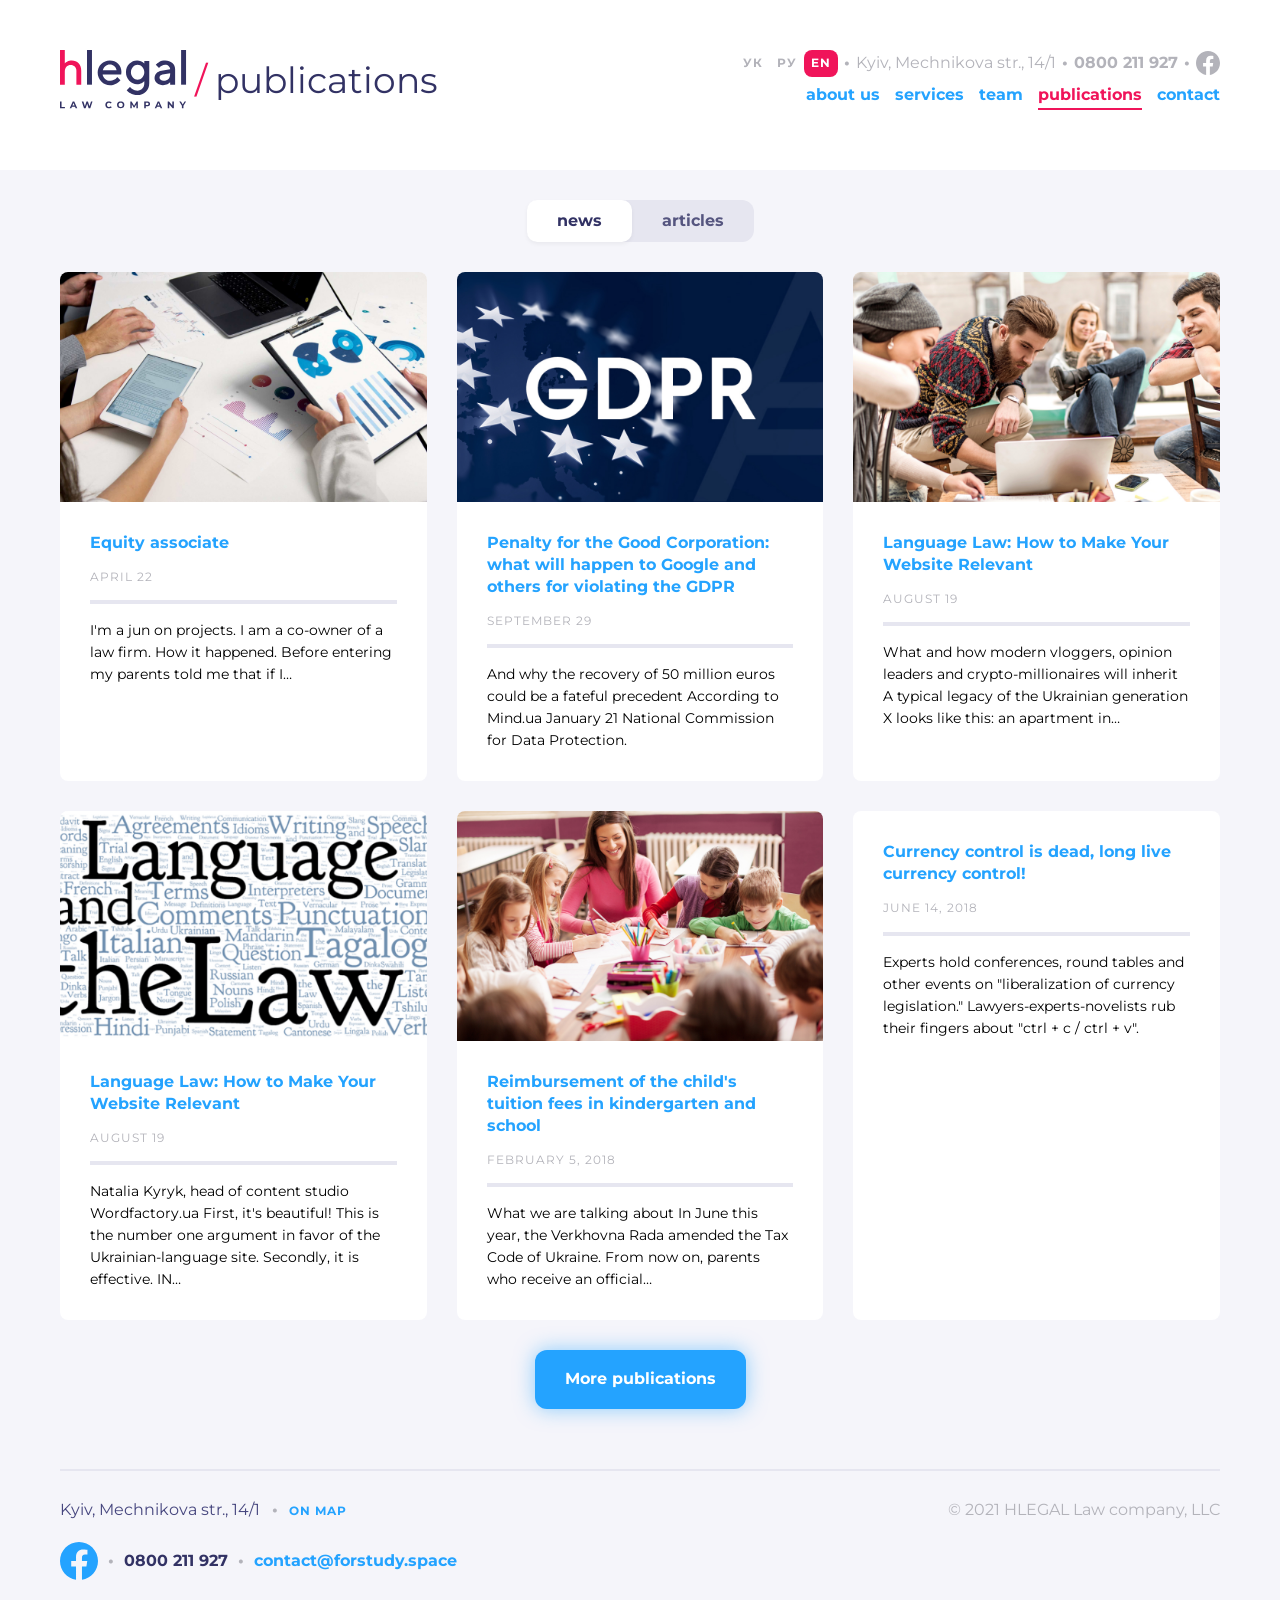
<file: publications.html>
<!DOCTYPE html>
<html lang="en">
<head>
  <meta charset="UTF-8">
  <meta name="viewport" content="width=device-width, initial-scale=1.0">
  <title>hlegal - publications </title>
  
  <link rel="stylesheet" href="css/style.css">
</head>
<body class="page-publications">

<header class="header">
  <div class="container">
    <div class="header__inner">
      
<div class="header__top-panel">
  <div class="header__languages">
          <button type="button" class="header__lang">УК</button>
          <button type="button" class="header__lang">РУ</button>
          <button type="button" class="header__lang header__lang--active">EN</button>
        </div>
  
  <div class="header__top-info">
    <span class="header__address">Kyiv, Mechnikova str., 14/1</span>
    <a href="tel:0800211927" class="header__phone">0800 211 927</a>
    <a href="#" class="header__fb-link">
      <svg width="24" height="24" viewBox="0 0 24 24" fill="none" xmlns="http://www.w3.org/2000/svg">
        <path d="M24 12.073C24 5.405 18.627 0 12 0S0 5.405 0 12.073C0 18.1 4.388 23.094 10.125 24v-8.437H7.078v-3.49h3.047V9.43c0-3.007 1.792-4.669 4.533-4.669 1.312 0 2.686.235 2.686.235v2.953H15.83c-1.491 0-1.956.925-1.956 1.874v2.25h3.328l-.532 3.49h-2.796V24C19.612 23.094 24 18.1 24 12.073z" fill="#B3B3BA"/>
      </svg>
    </a>
  </div>
</div>

      <div class="header__main-row">
        <div class="header__logo-block">
        <a href="index.html" class="header__logo">
           <svg xmlns="http://www.w3.org/2000/svg" width="70" height="33" viewBox="0 0 70 33" fill="none">
  <path d="M2.64358 0H0V19.0926H2.64358V12.0094C2.64358 10.8111 2.94164 9.86583 3.53774 9.20012C4.13384 8.53441 4.95024 8.18824 5.96102 8.18824C6.82926 8.18824 7.55495 8.50778 8.13809 9.12024C8.72124 9.74601 9.01929 10.5315 9.01929 11.4769V19.1059H11.6758V11.4769C11.6758 9.71938 11.1964 8.3347 10.2374 7.29619C9.27846 6.25768 8.02146 5.73843 6.49233 5.73843C6.05173 5.73843 5.61114 5.79168 5.1835 5.91151C4.7429 6.03134 4.39301 6.16448 4.10792 6.31094C3.82283 6.45739 3.5507 6.61717 3.30448 6.80356C3.05826 6.98996 2.8898 7.12311 2.81205 7.20299C2.7343 7.28288 2.6695 7.33613 2.64358 7.37608V0Z" fill="#F0145A"/>
  <path d="M17.5856 0H14.8604V19.0767H17.5856V0Z" fill="#323264"/>
  <path d="M33.6598 13.4896L33.796 12.127C33.796 10.3011 33.1965 8.77493 31.9701 7.54857C30.7438 6.32221 29.2176 5.72266 27.3917 5.72266C25.5658 5.72266 23.9851 6.37672 22.677 7.68483C21.3689 8.99295 20.7148 10.5463 20.7148 12.3995C20.7148 14.3072 21.3962 15.9423 22.7315 17.305C24.0669 18.6676 25.6748 19.3489 27.528 19.3489C28.2365 19.3489 28.8906 19.2399 29.5446 19.0491C30.1987 18.8311 30.7438 18.6131 31.1253 18.3951C31.5341 18.1498 31.9429 17.8773 32.2971 17.5775C32.6514 17.2777 32.8967 17.0597 33.0057 16.9234C33.1147 16.7872 33.1965 16.7054 33.251 16.6236L31.4796 14.8522L31.0708 15.37C30.7983 15.6971 30.335 16.0241 29.6809 16.3784C28.9996 16.7327 28.291 16.8962 27.528 16.8962C26.4651 16.8962 25.5658 16.5691 24.8027 15.8878C24.0396 15.2065 23.5764 14.4162 23.4401 13.4896H33.6598ZM27.3917 8.03912C28.4 8.03912 29.2176 8.33889 29.8989 8.9112C30.553 9.51075 30.9618 10.2466 31.1253 11.1732H23.5491C23.7944 10.2466 24.2304 9.51075 24.9117 8.9112C25.5658 8.33889 26.4106 8.03912 27.3917 8.03912Z" fill="#323264"/>
  <path d="M46.3695 18.286C46.3695 19.4852 46.0153 20.4662 45.2794 21.2293C44.5709 21.9651 43.6715 22.3467 42.5542 22.3467C42.0637 22.3467 41.5731 22.2649 41.1098 22.1286C40.6465 21.9924 40.2922 21.8289 39.9925 21.6381C39.6927 21.4473 39.4202 21.2566 39.1476 21.0113C38.9024 20.766 38.7389 20.6025 38.6571 20.5207C38.5753 20.439 38.5208 20.3572 38.4663 20.3027L36.6949 22.0741L36.9129 22.3467C37.0492 22.5374 37.2945 22.7827 37.6215 23.0552C37.9485 23.3005 38.3301 23.573 38.7661 23.8455C39.2021 24.0908 39.7472 24.3088 40.4285 24.4996C41.1098 24.6904 41.8184 24.7994 42.5542 24.7994C44.4074 24.7994 45.9335 24.1726 47.2144 22.919C48.468 21.6381 49.0948 20.112 49.0948 18.2588V5.99518H46.3695V7.3578L45.9063 6.94902C45.6065 6.67649 45.1432 6.40397 44.4891 6.13144C43.8351 5.85892 43.1265 5.72266 42.4179 5.72266C40.7555 5.72266 39.3384 6.34946 38.112 7.63033C36.8857 8.91119 36.2861 10.4373 36.2861 12.2632C36.2861 14.0892 36.8857 15.6153 38.112 16.8962C39.3384 18.177 40.7555 18.8038 42.4179 18.8038C42.8812 18.8038 43.3173 18.7493 43.7806 18.6403C44.2166 18.5041 44.5709 18.3678 44.8707 18.2315C45.1704 18.0953 45.443 17.9318 45.6882 17.741C45.9335 17.5502 46.1243 17.414 46.1788 17.3595L46.3695 17.1687V18.286ZM39.0114 12.2632C39.0114 11.1186 39.3657 10.1648 40.1015 9.37449C40.8373 8.58416 41.7094 8.17538 42.6905 8.17538C43.6715 8.17538 44.5436 8.58416 45.2794 9.37449C45.988 10.1648 46.3695 11.1186 46.3695 12.2632C46.3695 13.4079 45.988 14.3617 45.2794 15.152C44.5436 15.9423 43.6715 16.3511 42.6905 16.3511C41.7094 16.3511 40.8373 15.9423 40.1015 15.152C39.3657 14.3617 39.0114 13.4079 39.0114 12.2632Z" fill="#323264"/>
  <path d="M63.3195 19.0764V10.6281C63.3195 9.23823 62.8017 8.06637 61.7934 7.13979C60.7851 6.18595 59.4769 5.72266 57.869 5.72266C57.2422 5.72266 56.6154 5.80441 56.0159 5.96793C55.4163 6.1587 54.9258 6.34946 54.5715 6.56748C54.2172 6.7855 53.8629 7.03078 53.5359 7.33055C53.2089 7.60308 53.0181 7.79384 52.9091 7.90285C52.8273 8.01186 52.7456 8.09362 52.6911 8.17538L54.4625 9.94679L54.8168 9.4835C55.0348 9.18372 55.4163 8.9112 55.9886 8.61142C56.5609 8.31164 57.1877 8.17538 57.869 8.17538C58.6594 8.17538 59.3134 8.42065 59.8312 8.88394C60.349 9.34724 60.5943 9.94679 60.5943 10.6281L55.8251 11.4457C54.6533 11.6364 53.6994 12.0997 53.0454 12.8356C52.364 13.5714 52.0098 14.4707 52.0098 15.5335C52.0098 16.5419 52.4458 17.414 53.3179 18.177C54.2172 18.9674 55.3073 19.3489 56.6427 19.3489C57.106 19.3489 57.542 19.2944 57.9781 19.1581C58.4413 19.0491 58.7956 18.9129 59.0954 18.7766C59.3952 18.6403 59.6677 18.4768 59.913 18.286C60.1583 18.0953 60.3218 17.959 60.4308 17.9045C60.5125 17.8228 60.567 17.741 60.5943 17.7137V19.0764H63.3195ZM57.0515 16.8962C56.3429 16.8962 55.7706 16.7327 55.3618 16.4056C54.9258 16.0786 54.735 15.6971 54.735 15.261C54.735 14.7977 54.8713 14.3889 55.1711 14.0892C55.4708 13.7894 55.8796 13.5714 56.3702 13.4896L60.5943 12.8083V13.0808C60.5943 14.3072 60.2945 15.2338 59.6677 15.9151C59.0409 16.5691 58.1688 16.8962 57.0515 16.8962Z" fill="#323264"/>
  <path d="M69.3337 0H66.6084V19.0767H69.3337V0Z" fill="#323264"/>
  <path d="M0 28.3298H0.852878V31.3201H2.70078V32.0151H0V28.3298Z" fill="#323264"/>
  <path d="M8.26752 31.2254H6.5565L6.23009 32.0151H5.35615L6.99873 28.3298H7.84108L9.48893 32.0151H8.59393L8.26752 31.2254ZM7.99902 30.5778L7.41464 29.1669L6.83026 30.5778H7.99902Z" fill="#323264"/>
  <path d="M17.8731 28.3298L16.6675 32.0151H15.7515L14.9407 29.5196L14.1036 32.0151H13.1928L11.982 28.3298H12.8664L13.6982 30.92L14.5669 28.3298H15.3566L16.199 30.9411L17.0571 28.3298H17.8731Z" fill="#323264"/>
  <path d="M26.9457 32.0782C26.5702 32.0782 26.2297 31.9975 25.9244 31.8361C25.6225 31.6711 25.3838 31.4447 25.2084 31.1569C25.0364 30.8656 24.9504 30.5374 24.9504 30.1724C24.9504 29.8074 25.0364 29.481 25.2084 29.1932C25.3838 28.9019 25.6225 28.6755 25.9244 28.514C26.2297 28.3491 26.5719 28.2666 26.951 28.2666C27.2704 28.2666 27.5582 28.3228 27.8144 28.4351C28.0741 28.5474 28.2917 28.7088 28.4672 28.9194L27.9197 29.4248C27.6705 29.137 27.3616 28.9931 26.9931 28.9931C26.7649 28.9931 26.5614 29.044 26.3824 29.1458C26.2034 29.2441 26.063 29.3827 25.9612 29.5617C25.8629 29.7407 25.8138 29.9443 25.8138 30.1724C25.8138 30.4006 25.8629 30.6041 25.9612 30.7831C26.063 30.9621 26.2034 31.1025 26.3824 31.2043C26.5614 31.3026 26.7649 31.3517 26.9931 31.3517C27.3616 31.3517 27.6705 31.206 27.9197 30.9147L28.4672 31.4201C28.2917 31.6342 28.0741 31.7974 27.8144 31.9098C27.5547 32.0221 27.2651 32.0782 26.9457 32.0782Z" fill="#323264"/>
  <path d="M33.3831 32.0782C33.0005 32.0782 32.6548 31.9958 32.3459 31.8308C32.0406 31.6658 31.8002 31.4394 31.6247 31.1516C31.4527 30.8603 31.3667 30.5339 31.3667 30.1724C31.3667 29.8109 31.4527 29.4863 31.6247 29.1985C31.8002 28.9071 32.0406 28.679 32.3459 28.514C32.6548 28.3491 33.0005 28.2666 33.3831 28.2666C33.7657 28.2666 34.1096 28.3491 34.415 28.514C34.7203 28.679 34.9607 28.9071 35.1362 29.1985C35.3117 29.4863 35.3995 29.8109 35.3995 30.1724C35.3995 30.5339 35.3117 30.8603 35.1362 31.1516C34.9607 31.4394 34.7203 31.6658 34.415 31.8308C34.1096 31.9958 33.7657 32.0782 33.3831 32.0782ZM33.3831 31.3517C33.6007 31.3517 33.7972 31.3026 33.9727 31.2043C34.1482 31.1025 34.2851 30.9621 34.3834 30.7831C34.4852 30.6041 34.5361 30.4006 34.5361 30.1724C34.5361 29.9443 34.4852 29.7407 34.3834 29.5617C34.2851 29.3827 34.1482 29.2441 33.9727 29.1458C33.7972 29.044 33.6007 28.9931 33.3831 28.9931C33.1655 28.9931 32.9689 29.044 32.7934 29.1458C32.618 29.2441 32.4793 29.3827 32.3775 29.5617C32.2793 29.7407 32.2301 29.9443 32.2301 30.1724C32.2301 30.4006 32.2793 30.6041 32.3775 30.7831C32.4793 30.9621 32.618 31.1025 32.7934 31.2043C32.9689 31.3026 33.1655 31.3517 33.3831 31.3517Z" fill="#323264"/>
  <path d="M42.0264 32.0151L42.0211 29.8039L40.9366 31.6255H40.5523L39.473 29.8513V32.0151H38.6728V28.3298H39.3782L40.7576 30.6199L42.1159 28.3298H42.8161L42.8266 32.0151H42.0264Z" fill="#323264"/>
  <path d="M47.9285 28.3298C48.2549 28.3298 48.5374 28.3842 48.7761 28.493C49.0183 28.6018 49.2043 28.7562 49.3342 28.9563C49.464 29.1563 49.529 29.3932 49.529 29.667C49.529 29.9373 49.464 30.1742 49.3342 30.3777C49.2043 30.5778 49.0183 30.7322 48.7761 30.841C48.5374 30.9463 48.2549 30.999 47.9285 30.999H47.1862V32.0151H46.3333V28.3298H47.9285ZM47.8811 30.304C48.1373 30.304 48.3321 30.2496 48.4655 30.1408C48.5989 30.0285 48.6656 29.8706 48.6656 29.667C48.6656 29.4599 48.5989 29.302 48.4655 29.1932C48.3321 29.0809 48.1373 29.0247 47.8811 29.0247H47.1862V30.304H47.8811Z" fill="#323264"/>
  <path d="M55.0121 31.2254H53.3011L52.9747 32.0151H52.1008L53.7433 28.3298H54.5857L56.2335 32.0151H55.3385L55.0121 31.2254ZM54.7436 30.5778L54.1592 29.1669L53.5749 30.5778H54.7436Z" fill="#323264"/>
  <path d="M62.6281 28.3298V32.0151H61.9279L60.0906 29.7776V32.0151H59.2482V28.3298H59.9537L61.7858 30.5673V28.3298H62.6281Z" fill="#323264"/>
  <path d="M67.9013 30.7094V32.0151H67.0485V30.6989L65.6217 28.3298H66.5273L67.5117 29.9671L68.4963 28.3298H69.3333L67.9013 30.7094Z" fill="#323264"/>
</svg>
        </a>
   <span class="header__slash">/</span>
        <span class="header__page-title">publications</span>
        </div>
        <nav class="header__nav">
            <ul class="header__nav-list">
            <li><a href="about.html" class="header__nav-link">about us</a></li>
            <li><a href="services.html" class="header__nav-link">services</a></li>
            <li><a href="team.html" class="header__nav-link">team</a></li>
            <li><a href="publications.html" class="header__nav-link  header__nav-link--active">publications</a></li>
            <li><a href="contact.html" class="header__nav-link">contact</a></li>
            </ul>
        </nav>

        <div class="header__burger-wrapper">
          <input type="checkbox" id="burger-toggle" class="header__burger-checkbox">
          
          <label for="burger-toggle" class="header__burger" aria-label="Открыть меню">
            <svg width="18" height="12" viewBox="0 0 18 12" fill="none" xmlns="http://www.w3.org/2000/svg">
              <path d="M0 1H18" stroke="#323264" stroke-width="2" stroke-linecap="round"/>
              <path d="M0 6H18" stroke="#323264" stroke-width="2" stroke-linecap="round"/>
              <path d="M0 11H18" stroke="#323264" stroke-width="2" stroke-linecap="round"/>
            </svg>
          </label>
          
          <div class="header__mobile-menu">
            <div class="header__mobile-box">
              
              <label for="burger-toggle" class="header__mobile-close" aria-label="Закрыть меню">
                <svg width="14" height="14" viewBox="0 0 14 14" fill="none" xmlns="http://www.w3.org/2000/svg">
                  <path d="M1 1L13 13" stroke="#EC6F55" stroke-width="2" stroke-linecap="round"/>
                  <path d="M13 1L1 13" stroke="#EC6F55" stroke-width="2" stroke-linecap="round"/>
                </svg>
              </label>
              
              <ul class="header__mobile-list">
                <li><a href="about.html" class="header__mobile-link">about us</a></li>
                <li><a href="services.html" class="header__mobile-link">services</a></li>
                <li><a href="team.html" class="header__mobile-link">team</a></li>
                <li><a href="publications.html" class="header__mobile-link  header__mobile-link--active">publications</a></li>
                <li><a href="contact.html" class="header__mobile-link">contact</a></li>
              </ul>

            </div>
          </div>
        </div>

      </div>
    </div>
  </div>
</header>
<main class="main">
    
    <section class="publications">
      <div class="container">

        <div class="publications__tabs">
          <button class="publications__tab publications__tab--active">news</button>
          <button class="publications__tab">articles</button>
        </div>

        <div class="publications__grid">

          <article class="publications__card">
            <div class="publications__img-wrapper">
              <img src="images/Publication-1.jpg" alt="GDPR" class="publications__img">
            </div>
            <div class="publications__content">
              <h3 class="publications__title">Equity associate</h3>
              <span class="publications__date">April 22</span>
              <p class="publications__text">
                I'm a jun on projects. I am a co-owner of a law firm. How it happened. Before entering my parents told me that if I…
              </p>
            </div>
          </article>

          <article class="publications__card">
            <div class="publications__img-wrapper">
              <img src="images/Publication-2.jpg" alt="Millennial Testament" class="publications__img">
            </div>
            <div class="publications__content">
              <h3 class="publications__title">Penalty for the Good Corporation: what will happen to Google and others for violating the GDPR</h3>
              <span class="publications__date">September 29</span>
              <p class="publications__text">
                And why the recovery of 50 million euros could be a fateful precedent According to Mind.ua January 21 National Commission for Data Protection.
              </p>
            </div>
          </article>

          <article class="publications__card">
            <div class="publications__img-wrapper">
              <img src="images/Publication-3.jpg" alt="Language Law" class="publications__img">
            </div>
            <div class="publications__content">
              <h3 class="publications__title">Language Law: How to Make Your Website Relevant</h3>
              <span class="publications__date">August 19</span>
              <p class="publications__text">
                What and how modern vloggers, opinion leaders and crypto-millionaires will inherit A typical legacy of the Ukrainian generation X looks like this: an apartment in…
              </p>
            </div>
          </article>

          <article class="publications__card">
            <div class="publications__img-wrapper">
              <img src="images/Publication-4.jpg" alt="Reimbursement" class="publications__img">
            </div>
            <div class="publications__content">
              <h3 class="publications__title">Language Law: How to Make Your Website Relevant</h3>
              <span class="publications__date">August 19</span>
              <p class="publications__text">
                Natalia Kyryk, head of content studio Wordfactory.ua First, it's beautiful! This is the number one argument in favor of the Ukrainian-language site. Secondly, it is effective. IN…
            </div>
          </article>

          <article class="publications__card">
            <div class="publications__img-wrapper">
              <img src="images/Publication-5.jpg" alt="Currency control" class="publications__img">
            </div>
            <div class="publications__content">
              <h3 class="publications__title">Reimbursement of the child's tuition fees in kindergarten and school</h3>
              <span class="publications__date">February 5, 2018</span>
              <p class="publications__text">
                What we are talking about In June this year, the Verkhovna Rada amended the Tax Code of Ukraine. From now on, parents who receive an official…
              </p>
            </div>
          </article>

 <article class="publications__card">
            <div class="publications__content">
              <h3 class="publications__title">Currency control is dead, long live currency control!</h3>
              <span class="publications__date">June 14, 2018</span>
              <p class="publications__text">
                Experts hold conferences, round tables and other events on "liberalization of currency legislation." Lawyers-experts-novelists rub their fingers about "ctrl + c / ctrl + v".
              </p>
            </div>
          </article>
        </div>

        <div class="publications__actions">
          <button class="publications__btn-more">More publications</button>
        </div>

      </div>
    </section>

  </main>


<footer class="footer-publications">
  <div class="footer-publications__container"> 
    <div class="footer__content">
      
      <div class="footer__row footer__row--top">
        <span class="footer__address">Kyiv, Mechnikova str., 14/1</span>
        <a href="#" class="footer__map-link">On Map</a>
      </div>
      
      <div class="footer__row footer__row--middle">
        <a href="#" class="footer__social">
          <svg width="38" height="38" viewBox="0 0 38 38" fill="none" xmlns="http://www.w3.org/2000/svg">
            <path d="M38 19C38 8.50659 29.4934 0 19 0C8.50659 0 0 8.50659 0 19C0 28.4841 6.94812 36.3436 16.0312 37.7695V24.4922H11.207V19H16.0312V14.8115C16.0312 10.0496 18.866 7.42188 23.2104 7.42188C25.2869 7.42188 27.457 7.79297 27.457 7.79297V12.4688H25.0601C22.6995 12.4688 21.9688 13.9333 21.9688 15.4375V19H27.2422L26.3992 24.4922H21.9688V37.7695C31.0519 36.3436 38 28.4841 38 19Z" fill="#24A3FF"/>
          </svg>
        </a>
        <a href="tel:0800211927" class="footer__phone">0800 211 927</a>
        <a href="mailto:contact@forstudy.space" class="footer__email">contact@forstudy.space</a>
      </div>

    </div>

    <div class="footer__row footer__row--bottom">
        <p class="footer__copyright">© 2021 HLEGAL Law company, LLC</p>
      </div>
  </div>
</footer>
</body>
</html>
</file>
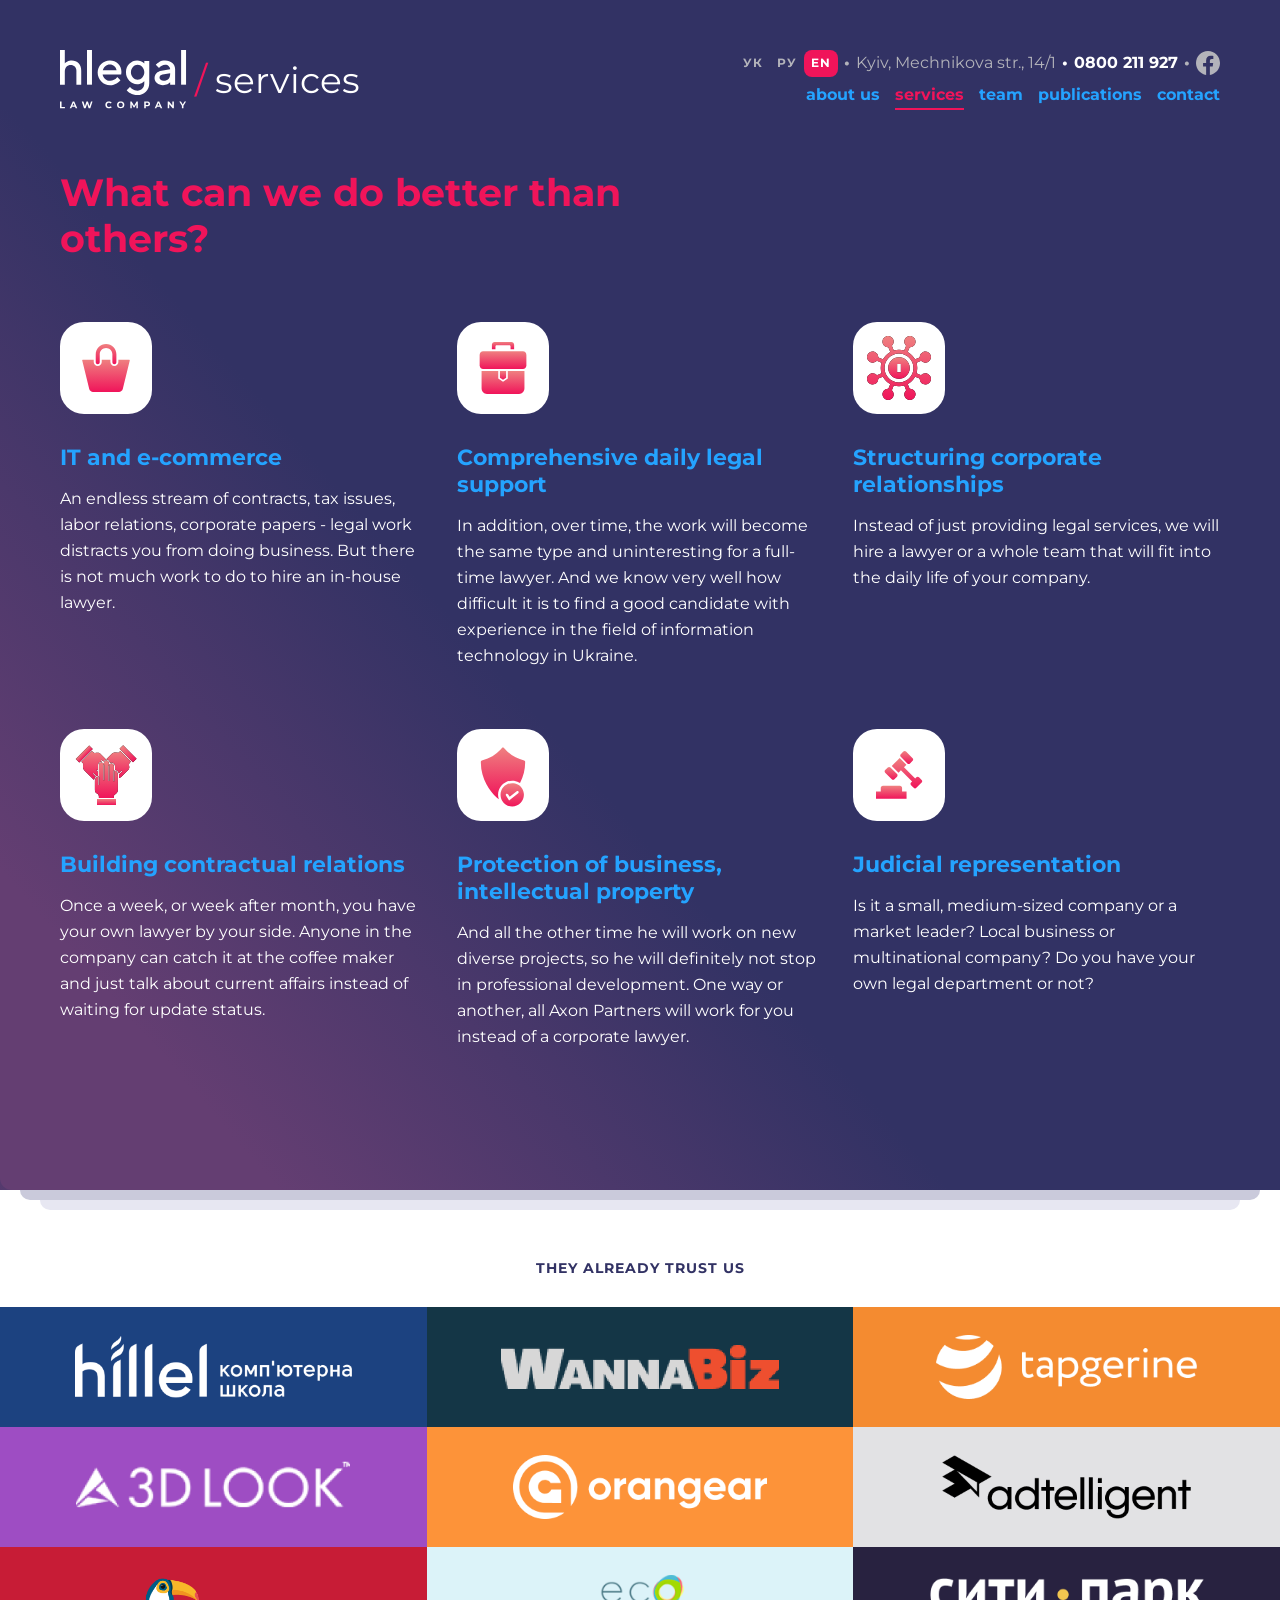
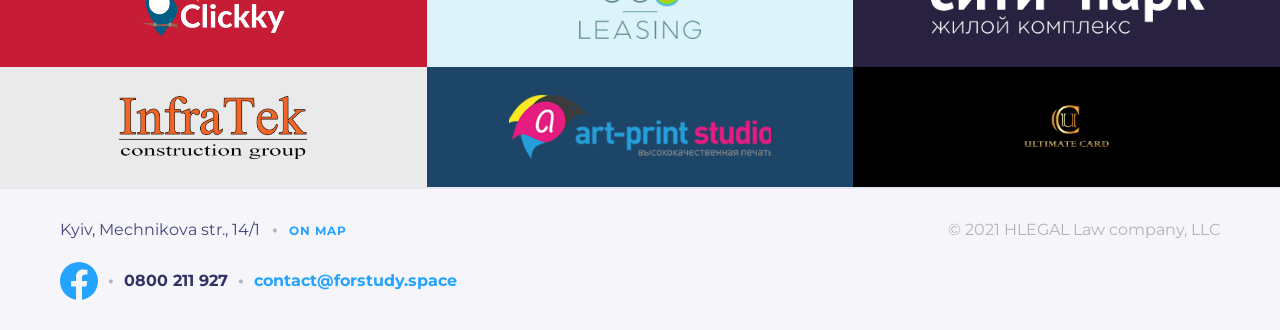
<file: services.html>
<!DOCTYPE html>
<html lang="en">
<head>
  <meta charset="UTF-8">
  <meta name="viewport" content="width=device-width, initial-scale=1.0">
  <title>hlegal - services </title>
  
  <link rel="stylesheet" href="css/style.css">
</head>
<body class="page-services">

<header class="header">
  <div class="container">
    <div class="header__inner">
      
<div class="header__top-panel">
  <div class="header__languages">
          <button type="button" class="header__lang">УК</button>
          <button type="button" class="header__lang">РУ</button>
          <button type="button" class="header__lang header__lang--active">EN</button>
        </div>
  
  <div class="header__top-info">
    <span class="header__address">Kyiv, Mechnikova str., 14/1</span>
    <a href="tel:0800211927" class="header__phone">0800 211 927</a>
    <a href="#" class="header__fb-link">
      <svg width="24" height="24" viewBox="0 0 24 24" fill="none" xmlns="http://www.w3.org/2000/svg">
        <path d="M24 12.073C24 5.405 18.627 0 12 0S0 5.405 0 12.073C0 18.1 4.388 23.094 10.125 24v-8.437H7.078v-3.49h3.047V9.43c0-3.007 1.792-4.669 4.533-4.669 1.312 0 2.686.235 2.686.235v2.953H15.83c-1.491 0-1.956.925-1.956 1.874v2.25h3.328l-.532 3.49h-2.796V24C19.612 23.094 24 18.1 24 12.073z" fill="#B3B3BA"/>
      </svg>
    </a>
  </div>
</div>

      <div class="header__main-row">
        <div class="header__logo-block">
        <a href="index.html" class="header__logo">
           <svg xmlns="http://www.w3.org/2000/svg" width="70" height="33" viewBox="0 0 70 33" fill="none">
  <path d="M2.64358 0H0V19.0926H2.64358V12.0094C2.64358 10.8111 2.94164 9.86583 3.53774 9.20012C4.13384 8.53441 4.95024 8.18824 5.96102 8.18824C6.82926 8.18824 7.55495 8.50778 8.13809 9.12024C8.72124 9.74601 9.01929 10.5315 9.01929 11.4769V19.1059H11.6758V11.4769C11.6758 9.71938 11.1964 8.3347 10.2374 7.29619C9.27846 6.25768 8.02146 5.73843 6.49233 5.73843C6.05173 5.73843 5.61114 5.79168 5.1835 5.91151C4.7429 6.03134 4.39301 6.16448 4.10792 6.31094C3.82283 6.45739 3.5507 6.61717 3.30448 6.80356C3.05826 6.98996 2.8898 7.12311 2.81205 7.20299C2.7343 7.28288 2.6695 7.33613 2.64358 7.37608V0Z" fill="#F0145A"/>
  <path d="M17.5856 0H14.8604V19.0767H17.5856V0Z" fill="#323264"/>
  <path d="M33.6598 13.4896L33.796 12.127C33.796 10.3011 33.1965 8.77493 31.9701 7.54857C30.7438 6.32221 29.2176 5.72266 27.3917 5.72266C25.5658 5.72266 23.9851 6.37672 22.677 7.68483C21.3689 8.99295 20.7148 10.5463 20.7148 12.3995C20.7148 14.3072 21.3962 15.9423 22.7315 17.305C24.0669 18.6676 25.6748 19.3489 27.528 19.3489C28.2365 19.3489 28.8906 19.2399 29.5446 19.0491C30.1987 18.8311 30.7438 18.6131 31.1253 18.3951C31.5341 18.1498 31.9429 17.8773 32.2971 17.5775C32.6514 17.2777 32.8967 17.0597 33.0057 16.9234C33.1147 16.7872 33.1965 16.7054 33.251 16.6236L31.4796 14.8522L31.0708 15.37C30.7983 15.6971 30.335 16.0241 29.6809 16.3784C28.9996 16.7327 28.291 16.8962 27.528 16.8962C26.4651 16.8962 25.5658 16.5691 24.8027 15.8878C24.0396 15.2065 23.5764 14.4162 23.4401 13.4896H33.6598ZM27.3917 8.03912C28.4 8.03912 29.2176 8.33889 29.8989 8.9112C30.553 9.51075 30.9618 10.2466 31.1253 11.1732H23.5491C23.7944 10.2466 24.2304 9.51075 24.9117 8.9112C25.5658 8.33889 26.4106 8.03912 27.3917 8.03912Z" fill="#323264"/>
  <path d="M46.3695 18.286C46.3695 19.4852 46.0153 20.4662 45.2794 21.2293C44.5709 21.9651 43.6715 22.3467 42.5542 22.3467C42.0637 22.3467 41.5731 22.2649 41.1098 22.1286C40.6465 21.9924 40.2922 21.8289 39.9925 21.6381C39.6927 21.4473 39.4202 21.2566 39.1476 21.0113C38.9024 20.766 38.7389 20.6025 38.6571 20.5207C38.5753 20.439 38.5208 20.3572 38.4663 20.3027L36.6949 22.0741L36.9129 22.3467C37.0492 22.5374 37.2945 22.7827 37.6215 23.0552C37.9485 23.3005 38.3301 23.573 38.7661 23.8455C39.2021 24.0908 39.7472 24.3088 40.4285 24.4996C41.1098 24.6904 41.8184 24.7994 42.5542 24.7994C44.4074 24.7994 45.9335 24.1726 47.2144 22.919C48.468 21.6381 49.0948 20.112 49.0948 18.2588V5.99518H46.3695V7.3578L45.9063 6.94902C45.6065 6.67649 45.1432 6.40397 44.4891 6.13144C43.8351 5.85892 43.1265 5.72266 42.4179 5.72266C40.7555 5.72266 39.3384 6.34946 38.112 7.63033C36.8857 8.91119 36.2861 10.4373 36.2861 12.2632C36.2861 14.0892 36.8857 15.6153 38.112 16.8962C39.3384 18.177 40.7555 18.8038 42.4179 18.8038C42.8812 18.8038 43.3173 18.7493 43.7806 18.6403C44.2166 18.5041 44.5709 18.3678 44.8707 18.2315C45.1704 18.0953 45.443 17.9318 45.6882 17.741C45.9335 17.5502 46.1243 17.414 46.1788 17.3595L46.3695 17.1687V18.286ZM39.0114 12.2632C39.0114 11.1186 39.3657 10.1648 40.1015 9.37449C40.8373 8.58416 41.7094 8.17538 42.6905 8.17538C43.6715 8.17538 44.5436 8.58416 45.2794 9.37449C45.988 10.1648 46.3695 11.1186 46.3695 12.2632C46.3695 13.4079 45.988 14.3617 45.2794 15.152C44.5436 15.9423 43.6715 16.3511 42.6905 16.3511C41.7094 16.3511 40.8373 15.9423 40.1015 15.152C39.3657 14.3617 39.0114 13.4079 39.0114 12.2632Z" fill="#323264"/>
  <path d="M63.3195 19.0764V10.6281C63.3195 9.23823 62.8017 8.06637 61.7934 7.13979C60.7851 6.18595 59.4769 5.72266 57.869 5.72266C57.2422 5.72266 56.6154 5.80441 56.0159 5.96793C55.4163 6.1587 54.9258 6.34946 54.5715 6.56748C54.2172 6.7855 53.8629 7.03078 53.5359 7.33055C53.2089 7.60308 53.0181 7.79384 52.9091 7.90285C52.8273 8.01186 52.7456 8.09362 52.6911 8.17538L54.4625 9.94679L54.8168 9.4835C55.0348 9.18372 55.4163 8.9112 55.9886 8.61142C56.5609 8.31164 57.1877 8.17538 57.869 8.17538C58.6594 8.17538 59.3134 8.42065 59.8312 8.88394C60.349 9.34724 60.5943 9.94679 60.5943 10.6281L55.8251 11.4457C54.6533 11.6364 53.6994 12.0997 53.0454 12.8356C52.364 13.5714 52.0098 14.4707 52.0098 15.5335C52.0098 16.5419 52.4458 17.414 53.3179 18.177C54.2172 18.9674 55.3073 19.3489 56.6427 19.3489C57.106 19.3489 57.542 19.2944 57.9781 19.1581C58.4413 19.0491 58.7956 18.9129 59.0954 18.7766C59.3952 18.6403 59.6677 18.4768 59.913 18.286C60.1583 18.0953 60.3218 17.959 60.4308 17.9045C60.5125 17.8228 60.567 17.741 60.5943 17.7137V19.0764H63.3195ZM57.0515 16.8962C56.3429 16.8962 55.7706 16.7327 55.3618 16.4056C54.9258 16.0786 54.735 15.6971 54.735 15.261C54.735 14.7977 54.8713 14.3889 55.1711 14.0892C55.4708 13.7894 55.8796 13.5714 56.3702 13.4896L60.5943 12.8083V13.0808C60.5943 14.3072 60.2945 15.2338 59.6677 15.9151C59.0409 16.5691 58.1688 16.8962 57.0515 16.8962Z" fill="#323264"/>
  <path d="M69.3337 0H66.6084V19.0767H69.3337V0Z" fill="#323264"/>
  <path d="M0 28.3298H0.852878V31.3201H2.70078V32.0151H0V28.3298Z" fill="#323264"/>
  <path d="M8.26752 31.2254H6.5565L6.23009 32.0151H5.35615L6.99873 28.3298H7.84108L9.48893 32.0151H8.59393L8.26752 31.2254ZM7.99902 30.5778L7.41464 29.1669L6.83026 30.5778H7.99902Z" fill="#323264"/>
  <path d="M17.8731 28.3298L16.6675 32.0151H15.7515L14.9407 29.5196L14.1036 32.0151H13.1928L11.982 28.3298H12.8664L13.6982 30.92L14.5669 28.3298H15.3566L16.199 30.9411L17.0571 28.3298H17.8731Z" fill="#323264"/>
  <path d="M26.9457 32.0782C26.5702 32.0782 26.2297 31.9975 25.9244 31.8361C25.6225 31.6711 25.3838 31.4447 25.2084 31.1569C25.0364 30.8656 24.9504 30.5374 24.9504 30.1724C24.9504 29.8074 25.0364 29.481 25.2084 29.1932C25.3838 28.9019 25.6225 28.6755 25.9244 28.514C26.2297 28.3491 26.5719 28.2666 26.951 28.2666C27.2704 28.2666 27.5582 28.3228 27.8144 28.4351C28.0741 28.5474 28.2917 28.7088 28.4672 28.9194L27.9197 29.4248C27.6705 29.137 27.3616 28.9931 26.9931 28.9931C26.7649 28.9931 26.5614 29.044 26.3824 29.1458C26.2034 29.2441 26.063 29.3827 25.9612 29.5617C25.8629 29.7407 25.8138 29.9443 25.8138 30.1724C25.8138 30.4006 25.8629 30.6041 25.9612 30.7831C26.063 30.9621 26.2034 31.1025 26.3824 31.2043C26.5614 31.3026 26.7649 31.3517 26.9931 31.3517C27.3616 31.3517 27.6705 31.206 27.9197 30.9147L28.4672 31.4201C28.2917 31.6342 28.0741 31.7974 27.8144 31.9098C27.5547 32.0221 27.2651 32.0782 26.9457 32.0782Z" fill="#323264"/>
  <path d="M33.3831 32.0782C33.0005 32.0782 32.6548 31.9958 32.3459 31.8308C32.0406 31.6658 31.8002 31.4394 31.6247 31.1516C31.4527 30.8603 31.3667 30.5339 31.3667 30.1724C31.3667 29.8109 31.4527 29.4863 31.6247 29.1985C31.8002 28.9071 32.0406 28.679 32.3459 28.514C32.6548 28.3491 33.0005 28.2666 33.3831 28.2666C33.7657 28.2666 34.1096 28.3491 34.415 28.514C34.7203 28.679 34.9607 28.9071 35.1362 29.1985C35.3117 29.4863 35.3995 29.8109 35.3995 30.1724C35.3995 30.5339 35.3117 30.8603 35.1362 31.1516C34.9607 31.4394 34.7203 31.6658 34.415 31.8308C34.1096 31.9958 33.7657 32.0782 33.3831 32.0782ZM33.3831 31.3517C33.6007 31.3517 33.7972 31.3026 33.9727 31.2043C34.1482 31.1025 34.2851 30.9621 34.3834 30.7831C34.4852 30.6041 34.5361 30.4006 34.5361 30.1724C34.5361 29.9443 34.4852 29.7407 34.3834 29.5617C34.2851 29.3827 34.1482 29.2441 33.9727 29.1458C33.7972 29.044 33.6007 28.9931 33.3831 28.9931C33.1655 28.9931 32.9689 29.044 32.7934 29.1458C32.618 29.2441 32.4793 29.3827 32.3775 29.5617C32.2793 29.7407 32.2301 29.9443 32.2301 30.1724C32.2301 30.4006 32.2793 30.6041 32.3775 30.7831C32.4793 30.9621 32.618 31.1025 32.7934 31.2043C32.9689 31.3026 33.1655 31.3517 33.3831 31.3517Z" fill="#323264"/>
  <path d="M42.0264 32.0151L42.0211 29.8039L40.9366 31.6255H40.5523L39.473 29.8513V32.0151H38.6728V28.3298H39.3782L40.7576 30.6199L42.1159 28.3298H42.8161L42.8266 32.0151H42.0264Z" fill="#323264"/>
  <path d="M47.9285 28.3298C48.2549 28.3298 48.5374 28.3842 48.7761 28.493C49.0183 28.6018 49.2043 28.7562 49.3342 28.9563C49.464 29.1563 49.529 29.3932 49.529 29.667C49.529 29.9373 49.464 30.1742 49.3342 30.3777C49.2043 30.5778 49.0183 30.7322 48.7761 30.841C48.5374 30.9463 48.2549 30.999 47.9285 30.999H47.1862V32.0151H46.3333V28.3298H47.9285ZM47.8811 30.304C48.1373 30.304 48.3321 30.2496 48.4655 30.1408C48.5989 30.0285 48.6656 29.8706 48.6656 29.667C48.6656 29.4599 48.5989 29.302 48.4655 29.1932C48.3321 29.0809 48.1373 29.0247 47.8811 29.0247H47.1862V30.304H47.8811Z" fill="#323264"/>
  <path d="M55.0121 31.2254H53.3011L52.9747 32.0151H52.1008L53.7433 28.3298H54.5857L56.2335 32.0151H55.3385L55.0121 31.2254ZM54.7436 30.5778L54.1592 29.1669L53.5749 30.5778H54.7436Z" fill="#323264"/>
  <path d="M62.6281 28.3298V32.0151H61.9279L60.0906 29.7776V32.0151H59.2482V28.3298H59.9537L61.7858 30.5673V28.3298H62.6281Z" fill="#323264"/>
  <path d="M67.9013 30.7094V32.0151H67.0485V30.6989L65.6217 28.3298H66.5273L67.5117 29.9671L68.4963 28.3298H69.3333L67.9013 30.7094Z" fill="#323264"/>
</svg>
        </a>
   <span class="header__slash">/</span>
        <span class="header__page-title">services</span>
        </div>
        <nav class="header__nav">
            <ul class="header__nav-list">
            <li><a href="about.html" class="header__nav-link">about us</a></li>
            <li><a href="services.html" class="header__nav-link header__nav-link--active">services</a></li>
            <li><a href="team.html" class="header__nav-link">team</a></li>
            <li><a href="publications.html" class="header__nav-link">publications</a></li>
            <li><a href="contact.html" class="header__nav-link">contact</a></li>
            </ul>
        </nav>

        <div class="header__burger-wrapper">
          <input type="checkbox" id="burger-toggle" class="header__burger-checkbox">
          
          <label for="burger-toggle" class="header__burger" aria-label="Открыть меню">
            <svg width="18" height="12" viewBox="0 0 18 12" fill="none" xmlns="http://www.w3.org/2000/svg">
              <path d="M0 1H18" stroke="#323264" stroke-width="2" stroke-linecap="round"/>
              <path d="M0 6H18" stroke="#323264" stroke-width="2" stroke-linecap="round"/>
              <path d="M0 11H18" stroke="#323264" stroke-width="2" stroke-linecap="round"/>
            </svg>
          </label>
          
          <div class="header__mobile-menu">
            <div class="header__mobile-box">
              
              <label for="burger-toggle" class="header__mobile-close" aria-label="Закрыть меню">
                <svg width="14" height="14" viewBox="0 0 14 14" fill="none" xmlns="http://www.w3.org/2000/svg">
                  <path d="M1 1L13 13" stroke="#EC6F55" stroke-width="2" stroke-linecap="round"/>
                  <path d="M13 1L1 13" stroke="#EC6F55" stroke-width="2" stroke-linecap="round"/>
                </svg>
              </label>
              
              <ul class="header__mobile-list">
                <li><a href="about.html" class="header__mobile-link">about us</a></li>
                <li><a href="services.html" class="header__mobile-link header__mobile-link--active">services</a></li>
                <li><a href="team.html" class="header__mobile-link">team</a></li>
                <li><a href="publications.html" class="header__mobile-link">publications</a></li>
                <li><a href="contact.html" class="header__mobile-link">contact</a></li>
              </ul>

            </div>
          </div>
        </div>

      </div>
    </div>
  </div>
</header>

<main class="main">
  
  <section class="services">
    <div class="container">
      
      <div class="services__head">
        <h2 class="services__main-title">What can we do better than others?</h2>
      </div>

      <div class="services__grid">
        
        <div class="services__card">
          <div class="services__icon-wrapper">
            <svg xmlns="http://www.w3.org/2000/svg" width="64" height="64" viewBox="0 0 64 64" fill="none">
              <path d="M23.7339 28.125C24.8379 28.125 25.7339 27.229 25.7339 26.125V18.325C25.7339 14.838 28.5709 12 32.0579 12C35.5449 12 38.3829 14.838 38.3829 18.325V26.125C38.3829 27.229 39.2779 28.125 40.3829 28.125C41.4869 28.125 42.3829 27.229 42.3829 26.125V18.325C42.3839 12.632 37.7519 8 32.0579 8C26.3659 8 21.7339 12.632 21.7339 18.325V26.125C21.7339 27.229 22.6299 28.125 23.7339 28.125Z" fill="url(#paint0_services)"/>
              <path d="M55 23.6309H44.384V26.1249C44.384 28.3309 42.59 30.1249 40.384 30.1249C38.178 30.1249 36.384 28.3309 36.384 26.1249V23.6309H27.735V26.1249C27.735 28.3309 25.941 30.1249 23.735 30.1249C21.529 30.1249 19.735 28.3309 19.735 26.1249V23.6309H8.99997C8.44797 23.6309 8.10697 24.0659 8.23797 24.6019L15.236 53.0989C15.658 54.7009 17.344 55.9999 19 55.9999H45C46.658 55.9999 48.342 54.7009 48.766 53.0989L55.762 24.6019C55.893 24.0649 55.553 23.6309 55 23.6309Z" fill="url(#paint1_services)"/>
              <defs>
                <linearGradient id="paint0_services" x1="32.0584" y1="8" x2="32.0584" y2="28.125" gradientUnits="userSpaceOnUse"><stop stop-color="#EF8080"/><stop offset="1" stop-color="#F0145A"/></linearGradient>
                <linearGradient id="paint1_services" x1="32" y1="23.6309" x2="32" y2="55.9999" gradientUnits="userSpaceOnUse"><stop stop-color="#EF8080"/><stop offset="1" stop-color="#F0145A"/></linearGradient>
              </defs>
            </svg>
          </div>
          <h3 class="services__card-title">IT and e-commerce</h3>
          <p class="services__card-text">An endless stream of contracts, tax issues, labor relations, corporate papers - legal work distracts you from doing business. But there is not much work to do to hire an in-house lawyer.</p>
        </div>

        <div class="services__card">
          <div class="services__icon-wrapper">
           <svg xmlns="http://www.w3.org/2000/svg" width="64" height="64" viewBox="0 0 64 64" fill="none">
  <path fill-rule="evenodd" clip-rule="evenodd" d="M53.4512 35.0762V52.3713C53.4512 55.4647 51.0269 57.9997 48.0631 57.9997H15.9701C13.0063 57.9997 10.582 55.4647 10.582 52.3713V35.0762H27.2481V42.587L32.0166 45.7204L36.7851 42.587V35.0762H53.4512Z" fill="url(#paint0_linear_22728_8690)"/>
  <path fill-rule="evenodd" clip-rule="evenodd" d="M28.9185 35.0762V41.6847L32.0166 43.7202L35.1146 41.6847V35.0762H28.9185Z" fill="url(#paint1_linear_22728_8690)"/>
  <path fill-rule="evenodd" clip-rule="evenodd" d="M12.0732 15.1426H51.9597C53.8421 15.1426 55.3805 16.8507 55.3805 18.938V29.1912C55.3805 31.2786 53.8421 32.9867 51.9597 32.9867H36.3137H27.7192H12.0732C10.1908 32.9867 8.65234 31.2786 8.65234 29.1912V18.938C8.65234 16.8507 10.1908 15.1426 12.0732 15.1426Z" fill="url(#paint2_linear_22728_8690)"/>
  <path fill-rule="evenodd" clip-rule="evenodd" d="M23.7117 5.95508H40.3213C41.8644 5.95508 43.1272 7.21788 43.1272 8.76103V13.1384H39.5697V10.5516C39.5697 9.8542 38.9996 9.2817 38.3022 9.2817H25.7308C25.0334 9.2817 24.4633 9.8542 24.4633 10.5516V13.1384H20.9058V8.76103C20.9058 7.21788 22.1686 5.95508 23.7117 5.95508Z" fill="url(#paint3_linear_22728_8690)"/>
  <defs>
    <linearGradient id="paint0_linear_22728_8690" x1="32.0166" y1="35.0762" x2="32.0166" y2="57.9997" gradientUnits="userSpaceOnUse">
      <stop stop-color="#EF8080"/>
      <stop offset="1" stop-color="#F0145A"/>
    </linearGradient>
    <linearGradient id="paint1_linear_22728_8690" x1="32.0166" y1="35.0762" x2="32.0166" y2="43.7202" gradientUnits="userSpaceOnUse">
      <stop stop-color="#EF8080"/>
      <stop offset="1" stop-color="#F0145A"/>
    </linearGradient>
    <linearGradient id="paint2_linear_22728_8690" x1="32.0164" y1="15.1426" x2="32.0164" y2="32.9867" gradientUnits="userSpaceOnUse">
      <stop stop-color="#EF8080"/>
      <stop offset="1" stop-color="#F0145A"/>
    </linearGradient>
    <linearGradient id="paint3_linear_22728_8690" x1="32.0165" y1="5.95508" x2="32.0165" y2="13.1384" gradientUnits="userSpaceOnUse">
      <stop stop-color="#EF8080"/>
      <stop offset="1" stop-color="#F0145A"/>
    </linearGradient>
  </defs>
</svg>
          </div>
          <h3 class="services__card-title">Comprehensive daily legal support</h3>
          <p class="services__card-text">In addition, over time, the work will become the same type and uninteresting for a full-time lawyer. And we know very well how difficult it is to find a good candidate with experience in the field of information technology in Ukraine.</p>
     
        </div>

                <div class="services__card">
          <div class="services__icon-wrapper">
           <svg xmlns="http://www.w3.org/2000/svg" width="64" height="64" viewBox="0 0 64 64" fill="none">
  <g clip-path="url(#clip0_22728_8493)">
    <path d="M60.5262 37.7273C59.8387 37.4426 59.115 37.2982 58.3751 37.2982C56.7434 37.2982 55.2361 37.9946 54.1895 39.1615L52.9695 38.6562L49.4894 37.2147C49.9833 35.5616 50.2498 33.8113 50.2498 31.9998C50.2498 30.1883 49.9831 28.4381 49.4894 26.7849L52.9695 25.3435L54.1895 24.8381C55.2361 26.0051 56.7434 26.7014 58.3751 26.7014C59.115 26.7014 59.8387 26.5571 60.5262 26.2722C63.3916 25.0852 64.7574 21.7883 63.5704 18.9227C62.6964 16.8128 60.6559 15.4493 58.3721 15.4493C57.6322 15.4493 56.9085 15.5937 56.221 15.8786C53.9627 16.814 52.6372 19.0598 52.7572 21.3722L51.5301 21.8805L48.0511 23.3215C46.361 20.208 43.7915 17.6383 40.678 15.9483L42.119 12.4694L42.6268 11.2436C42.7251 11.2487 42.8238 11.2517 42.9228 11.2517C45.2066 11.2517 47.247 9.88836 48.1211 7.77836C49.308 4.91287 47.9424 1.61587 45.0769 0.428874C44.3893 0.144375 43.6656 0 42.9258 0C40.6419 0 38.6015 1.36337 37.7274 3.47337C36.792 5.73161 37.4428 8.25698 39.1628 9.80723L38.6563 11.0301L37.2148 14.5102C35.5617 14.0165 33.8114 13.7498 31.9999 13.7498C30.1884 13.7498 28.4382 14.0165 26.785 14.5102L25.3435 11.0301L24.8371 9.80723C26.557 8.25698 27.2078 5.73161 26.2724 3.47324C25.3983 1.36337 23.3577 0 21.0739 0C20.3341 0 19.6103 0.144375 18.9228 0.429249C16.0574 1.61625 14.6917 4.91312 15.8787 7.77874C16.7527 9.88861 18.7932 11.2521 21.0769 11.2521C21.1759 11.2521 21.2746 11.2491 21.3729 11.244L21.8807 12.4697L23.3217 15.9487C20.2082 17.6388 17.6386 20.2083 15.9486 23.3218L12.4696 21.8808L11.2425 21.3726C11.3625 19.0602 10.037 16.8143 7.77871 15.8788C7.09121 15.5941 6.36746 15.4497 5.62759 15.4497C3.34372 15.4497 1.30335 16.8131 0.429222 18.9231C-0.757651 21.7886 0.607971 25.0856 3.47347 26.2726C4.16096 26.5573 4.88471 26.7017 5.62459 26.7017C7.25633 26.7017 8.76358 26.0053 9.8102 24.8383L11.0302 25.3437L14.5103 26.7852C14.0164 28.4383 13.7499 30.1886 13.7499 32.0001C13.7499 33.8116 14.0166 35.5618 14.5103 37.2149L11.0301 38.6562L9.81008 39.1615C8.76346 37.9946 7.25621 37.2982 5.62446 37.2982C4.88459 37.2982 4.16084 37.4426 3.47334 37.7274C0.607971 38.9144 -0.757776 42.2113 0.429222 45.0769C1.30322 47.1868 3.34372 48.5503 5.62746 48.5503C6.36734 48.5503 7.09108 48.4059 7.77858 48.121C10.0368 47.1857 11.3623 44.9398 11.2423 42.6274L12.4694 42.1192L15.9484 40.6782C17.6386 43.7917 20.2081 46.3613 23.3216 48.0513L21.8806 51.5303L21.3728 52.756C21.2744 52.7509 21.1758 52.7479 21.0768 52.7479C18.7929 52.7479 16.7526 54.1113 15.8784 56.2213C14.6916 59.0868 16.0572 62.3838 18.9227 63.5708C19.6102 63.8555 20.3339 63.9999 21.0738 63.9999C23.3577 63.9999 25.3981 62.6365 26.2722 60.5265C27.2075 58.2683 26.5568 55.7429 24.8368 54.1926L25.3433 52.9698L26.7848 49.4897C28.4379 49.9834 30.1882 50.25 31.9997 50.25C33.8112 50.25 35.5614 49.9834 37.2145 49.4897L38.656 52.9698L39.1625 54.1926C37.4425 55.7429 36.7918 58.2683 37.7272 60.5266C38.6012 62.6365 40.6416 64 42.9254 64C43.6653 64 44.389 63.8556 45.0765 63.5708C47.9419 62.3838 49.3076 59.0869 48.1206 56.2213C47.2466 54.1114 45.2061 52.7479 42.9224 52.7479C42.8234 52.7479 42.7248 52.7509 42.6264 52.756L42.1186 51.5303L40.6776 48.0513C43.7911 46.3612 46.3608 43.7917 48.0508 40.6782L51.5298 42.1192L52.7569 42.6274C52.6369 44.9398 53.9624 47.1857 56.2206 48.1212C56.9081 48.4059 57.6319 48.5503 58.3717 48.5503C60.6556 48.5503 62.696 47.1869 63.5701 45.0769C64.7574 42.2113 63.3919 38.9143 60.5262 37.7273ZM31.9999 46.4998C24.0047 46.4998 17.4999 39.995 17.4999 31.9998C17.4999 24.0046 24.0047 17.4998 31.9999 17.4998C39.9952 17.4998 46.4999 24.0046 46.4999 31.9998C46.4999 39.995 39.995 46.4998 31.9999 46.4998Z" fill="black"/>
    <path d="M60.5262 37.7273C59.8387 37.4426 59.115 37.2982 58.3751 37.2982C56.7434 37.2982 55.2361 37.9946 54.1895 39.1615L52.9695 38.6562L49.4894 37.2147C49.9833 35.5616 50.2498 33.8113 50.2498 31.9998C50.2498 30.1883 49.9831 28.4381 49.4894 26.7849L52.9695 25.3435L54.1895 24.8381C55.2361 26.0051 56.7434 26.7014 58.3751 26.7014C59.115 26.7014 59.8387 26.5571 60.5262 26.2722C63.3916 25.0852 64.7574 21.7883 63.5704 18.9227C62.6964 16.8128 60.6559 15.4493 58.3721 15.4493C57.6322 15.4493 56.9085 15.5937 56.221 15.8786C53.9627 16.814 52.6372 19.0598 52.7572 21.3722L51.5301 21.8805L48.0511 23.3215C46.361 20.208 43.7915 17.6383 40.678 15.9483L42.119 12.4694L42.6268 11.2436C42.7251 11.2487 42.8238 11.2517 42.9228 11.2517C45.2066 11.2517 47.247 9.88836 48.1211 7.77836C49.308 4.91287 47.9424 1.61587 45.0769 0.428874C44.3893 0.144375 43.6656 0 42.9258 0C40.6419 0 38.6015 1.36337 37.7274 3.47337C36.792 5.73161 37.4428 8.25698 39.1628 9.80723L38.6563 11.0301L37.2148 14.5102C35.5617 14.0165 33.8114 13.7498 31.9999 13.7498C30.1884 13.7498 28.4382 14.0165 26.785 14.5102L25.3435 11.0301L24.8371 9.80723C26.557 8.25698 27.2078 5.73161 26.2724 3.47324C25.3983 1.36337 23.3577 0 21.0739 0C20.3341 0 19.6103 0.144375 18.9228 0.429249C16.0574 1.61625 14.6917 4.91312 15.8787 7.77874C16.7527 9.88861 18.7932 11.2521 21.0769 11.2521C21.1759 11.2521 21.2746 11.2491 21.3729 11.244L21.8807 12.4697L23.3217 15.9487C20.2082 17.6388 17.6386 20.2083 15.9486 23.3218L12.4696 21.8808L11.2425 21.3726C11.3625 19.0602 10.037 16.8143 7.77871 15.8788C7.09121 15.5941 6.36746 15.4497 5.62759 15.4497C3.34372 15.4497 1.30335 16.8131 0.429222 18.9231C-0.757651 21.7886 0.607971 25.0856 3.47347 26.2726C4.16096 26.5573 4.88471 26.7017 5.62459 26.7017C7.25633 26.7017 8.76358 26.0053 9.8102 24.8383L11.0302 25.3437L14.5103 26.7852C14.0164 28.4383 13.7499 30.1886 13.7499 32.0001C13.7499 33.8116 14.0166 35.5618 14.5103 37.2149L11.0301 38.6562L9.81008 39.1615C8.76346 37.9946 7.25621 37.2982 5.62446 37.2982C4.88459 37.2982 4.16084 37.4426 3.47334 37.7274C0.607971 38.9144 -0.757776 42.2113 0.429222 45.0769C1.30322 47.1868 3.34372 48.5503 5.62746 48.5503C6.36734 48.5503 7.09108 48.4059 7.77858 48.121C10.0368 47.1857 11.3623 44.9398 11.2423 42.6274L12.4694 42.1192L15.9484 40.6782C17.6386 43.7917 20.2081 46.3613 23.3216 48.0513L21.8806 51.5303L21.3728 52.756C21.2744 52.7509 21.1758 52.7479 21.0768 52.7479C18.7929 52.7479 16.7526 54.1113 15.8784 56.2213C14.6916 59.0868 16.0572 62.3838 18.9227 63.5708C19.6102 63.8555 20.3339 63.9999 21.0738 63.9999C23.3577 63.9999 25.3981 62.6365 26.2722 60.5265C27.2075 58.2683 26.5568 55.7429 24.8368 54.1926L25.3433 52.9698L26.7848 49.4897C28.4379 49.9834 30.1882 50.25 31.9997 50.25C33.8112 50.25 35.5614 49.9834 37.2145 49.4897L38.656 52.9698L39.1625 54.1926C37.4425 55.7429 36.7918 58.2683 37.7272 60.5266C38.6012 62.6365 40.6416 64 42.9254 64C43.6653 64 44.389 63.8556 45.0765 63.5708C47.9419 62.3838 49.3076 59.0869 48.1206 56.2213C47.2466 54.1114 45.2061 52.7479 42.9224 52.7479C42.8234 52.7479 42.7248 52.7509 42.6264 52.756L42.1186 51.5303L40.6776 48.0513C43.7911 46.3612 46.3608 43.7917 48.0508 40.6782L51.5298 42.1192L52.7569 42.6274C52.6369 44.9398 53.9624 47.1857 56.2206 48.1212C56.9081 48.4059 57.6319 48.5503 58.3717 48.5503C60.6556 48.5503 62.696 47.1869 63.5701 45.0769C64.7574 42.2113 63.3919 38.9143 60.5262 37.7273ZM31.9999 46.4998C24.0047 46.4998 17.4999 39.995 17.4999 31.9998C17.4999 24.0046 24.0047 17.4998 31.9999 17.4998C39.9952 17.4998 46.4999 24.0046 46.4999 31.9998C46.4999 39.995 39.995 46.4998 31.9999 46.4998Z" fill="url(#paint0_linear_22728_8493)"/>
    <path d="M32 21.25C26.0725 21.25 21.25 26.0725 21.25 32C21.25 37.9275 26.0725 42.75 32 42.75C37.9275 42.75 42.75 37.9275 42.75 32C42.75 26.0725 37.9275 21.25 32 21.25ZM33.875 36.125H30.125V27.875H33.875V36.125Z" fill="black"/>
    <path d="M32 21.25C26.0725 21.25 21.25 26.0725 21.25 32C21.25 37.9275 26.0725 42.75 32 42.75C37.9275 42.75 42.75 37.9275 42.75 32C42.75 26.0725 37.9275 21.25 32 21.25ZM33.875 36.125H30.125V27.875H33.875V36.125Z" fill="url(#paint1_linear_22728_8493)"/>
  </g>
  <defs>
    <linearGradient id="paint0_linear_22728_8493" x1="31.9998" y1="0" x2="31.9998" y2="64" gradientUnits="userSpaceOnUse">
      <stop stop-color="#EF8080"/>
      <stop offset="1" stop-color="#F0145A"/>
    </linearGradient>
    <linearGradient id="paint1_linear_22728_8493" x1="32" y1="21.25" x2="32" y2="42.75" gradientUnits="userSpaceOnUse">
      <stop stop-color="#EF8080"/>
      <stop offset="1" stop-color="#F0145A"/>
    </linearGradient>
    <clipPath id="clip0_22728_8493">
      <rect width="64" height="64" fill="white"/>
    </clipPath>
  </defs>
</svg>
          </div>
          <h3 class="services__card-title">Structuring corporate relationships</h3>
          <p class="services__card-text">Instead of just providing legal services, we will hire a lawyer or a whole team that will fit into the daily life of your company.</p>
        </div>

        <div class="services__card">
          <div class="services__icon-wrapper">
    <svg xmlns="http://www.w3.org/2000/svg" width="64" height="64" viewBox="0 0 64 64" fill="none">
  <path d="M42.0059 56H23.0059V62H42.0059V56Z" fill="black"/>
  <path d="M42.0059 56H23.0059V62H42.0059V56Z" fill="url(#paint0_linear_22728_8711)"/>
  <path d="M15.1728 2.45168L1.73779 15.8867L5.27333 19.4223L18.7084 5.98722L15.1728 2.45168Z" fill="black"/>
  <path d="M15.1728 2.45168L1.73779 15.8867L5.27333 19.4223L18.7084 5.98722L15.1728 2.45168Z" fill="url(#paint1_linear_22728_8711)"/>
  <path d="M49.1127 2.3219L45.5771 5.85742L59.0122 19.2925L62.5477 15.757L49.1127 2.3219Z" fill="black"/>
  <path d="M49.1127 2.3219L45.5771 5.85742L59.0122 19.2925L62.5477 15.757L49.1127 2.3219Z" fill="url(#paint2_linear_22728_8711)"/>
  <path d="M44.5564 9.70648L41.8651 9.59241C41.089 9.48286 40.2981 9.55517 39.5548 9.80362C38.8115 10.0521 38.1361 10.4699 37.5819 11.024L32.0775 16.5285L26.3239 10.775C25.8244 10.2869 25.2011 9.94433 24.5214 9.78417C23.8416 9.624 23.131 9.6523 22.4661 9.86603C21.8388 10.0568 21.1715 10.0735 20.5355 9.91444C19.8995 9.75537 19.3186 9.42646 18.8551 8.96288L18.0012 8.109L7.39453 18.7156L9.12253 20.4436L9.00845 23.1348C8.89891 23.9108 8.97122 24.7017 9.21966 25.445C9.46811 26.1884 9.8859 26.8638 10.4401 27.418L20.0525 37.0304C20.181 35.7686 20.7856 34.6032 21.7432 33.7715L18.7482 30.7765L19.4553 30.0695L22.5836 33.1977C23.027 32.9452 23.5068 32.7629 24.0059 32.6571V28.9632L22.2838 27.241L22.9908 26.5339L24.0059 27.5489V22.1991C23.9948 21.3148 24.3086 20.4572 24.8879 19.789C25.4672 19.1208 26.2716 18.6885 27.1485 18.5741C27.4792 18.542 27.8128 18.5571 28.1393 18.6189L26.9098 17.3894L27.6169 16.6823L29.4131 18.4785C29.7312 17.8621 30.2233 17.3527 30.8283 17.0135C31.4333 16.6742 32.1246 16.5201 32.8165 16.5702C33.6513 16.6677 34.4258 17.0542 35.0057 17.6628C35.5855 18.2713 35.9342 19.0636 35.9913 19.9022C36.5596 19.632 37.1894 19.5175 37.8165 19.5702C38.7075 19.6768 39.5273 20.1107 40.1166 20.7875C40.7059 21.4644 41.0229 22.336 41.0059 23.2333V26.6571C41.916 26.8472 42.7551 27.287 43.4292 27.9274C44.1032 28.5677 44.5855 29.3832 44.822 30.2823L47.6105 27.4938L48.3176 28.2009L45.0023 31.5162C45.0024 31.5299 45.0059 31.5427 45.0059 31.5565V34.8766C45.9043 34.7826 46.7437 34.3844 47.3848 33.7481L54.225 26.908C54.7131 26.4084 55.0556 25.7852 55.2158 25.1054C55.3759 24.4256 55.3476 23.715 55.1339 23.0501C54.9431 22.4228 54.9264 21.7555 55.0855 21.1195C55.2445 20.4835 55.5735 19.9026 56.0371 19.439L56.8909 18.5851L46.2844 7.97852L44.5564 9.70648Z" fill="black"/>
  <path d="M44.5564 9.70648L41.8651 9.59241C41.089 9.48286 40.2981 9.55517 39.5548 9.80362C38.8115 10.0521 38.1361 10.4699 37.5819 11.024L32.0775 16.5285L26.3239 10.775C25.8244 10.2869 25.2011 9.94433 24.5214 9.78417C23.8416 9.624 23.131 9.6523 22.4661 9.86603C21.8388 10.0568 21.1715 10.0735 20.5355 9.91444C19.8995 9.75537 19.3186 9.42646 18.8551 8.96288L18.0012 8.109L7.39453 18.7156L9.12253 20.4436L9.00845 23.1348C8.89891 23.9108 8.97122 24.7017 9.21966 25.445C9.46811 26.1884 9.8859 26.8638 10.4401 27.418L20.0525 37.0304C20.181 35.7686 20.7856 34.6032 21.7432 33.7715L18.7482 30.7765L19.4553 30.0695L22.5836 33.1977C23.027 32.9452 23.5068 32.7629 24.0059 32.6571V28.9632L22.2838 27.241L22.9908 26.5339L24.0059 27.5489V22.1991C23.9948 21.3148 24.3086 20.4572 24.8879 19.789C25.4672 19.1208 26.2716 18.6885 27.1485 18.5741C27.4792 18.542 27.8128 18.5571 28.1393 18.6189L26.9098 17.3894L27.6169 16.6823L29.4131 18.4785C29.7312 17.8621 30.2233 17.3527 30.8283 17.0135C31.4333 16.6742 32.1246 16.5201 32.8165 16.5702C33.6513 16.6677 34.4258 17.0542 35.0057 17.6628C35.5855 18.2713 35.9342 19.0636 35.9913 19.9022C36.5596 19.632 37.1894 19.5175 37.8165 19.5702C38.7075 19.6768 39.5273 20.1107 40.1166 20.7875C40.7059 21.4644 41.0229 22.336 41.0059 23.2333V26.6571C41.916 26.8472 42.7551 27.287 43.4292 27.9274C44.1032 28.5677 44.5855 29.3832 44.822 30.2823L47.6105 27.4938L48.3176 28.2009L45.0023 31.5162C45.0024 31.5299 45.0059 31.5427 45.0059 31.5565V34.8766C45.9043 34.7826 46.7437 34.3844 47.3848 33.7481L54.225 26.908C54.7131 26.4084 55.0556 25.7852 55.2158 25.1054C55.3759 24.4256 55.3476 23.715 55.1339 23.0501C54.9431 22.4228 54.9264 21.7555 55.0855 21.1195C55.2445 20.4835 55.5735 19.9026 56.0371 19.439L56.8909 18.5851L46.2844 7.97852L44.5564 9.70648Z" fill="url(#paint3_linear_22728_8711)"/>
  <path d="M29.8802 21.6901C29.8042 21.0405 29.4757 20.4468 28.9657 20.0373C28.4557 19.6278 27.8051 19.4353 27.1544 19.5015C26.5232 19.5886 25.946 19.9046 25.5326 20.3894C25.1192 20.8742 24.8984 21.4941 24.9121 22.1311V33.4885C23.8512 33.4885 22.8338 33.9099 22.0837 34.66C21.3335 35.4102 20.9121 36.4276 20.9121 37.4885V47.1619C20.9202 47.8603 21.1187 48.5432 21.4861 49.1371C21.8536 49.7311 22.376 50.2135 22.9973 50.5325C23.5757 50.8412 24.0594 51.3012 24.3967 51.8634C24.734 52.4256 24.9121 53.0689 24.9121 53.7245V54.9321H39.9121V52.4885L41.8958 50.6661C42.522 50.1948 43.0301 49.5844 43.38 48.8831C43.73 48.1818 43.9121 47.4088 43.9121 46.6251V31.4885C43.9121 30.4276 43.4907 29.4102 42.7405 28.66C41.9904 27.9099 40.973 27.4885 39.9121 27.4885V23.1659C39.9291 22.5187 39.706 21.888 39.2857 21.3955C38.8655 20.903 38.2778 20.5834 37.636 20.4983C37.006 20.4426 36.3785 20.6285 35.8804 21.0183C35.3824 21.408 35.0511 21.9725 34.9537 22.5974H35.4121V38.0407H34.4121V22.5974H34.9121V20.1659C34.9291 19.5187 34.706 18.888 34.2857 18.3955C33.8655 17.903 33.2778 17.5834 32.636 17.4983C32.2902 17.4673 31.9417 17.5086 31.6128 17.6196C31.2838 17.7306 30.9816 17.909 30.7254 18.1432C30.4691 18.3775 30.2645 18.6625 30.1245 18.9802C29.9845 19.2979 29.9121 19.6413 29.9121 19.9885V21.6901H30.4121V37.1335H29.4121V21.6901H29.8802ZM25.3113 42.0407H24.3113V34.0407H25.3113V42.0407ZM39.4121 27.799H40.4121V38.2423H39.4121V27.799Z" fill="black"/>
  <path d="M29.8802 21.6901C29.8042 21.0405 29.4757 20.4468 28.9657 20.0373C28.4557 19.6278 27.8051 19.4353 27.1544 19.5015C26.5232 19.5886 25.946 19.9046 25.5326 20.3894C25.1192 20.8742 24.8984 21.4941 24.9121 22.1311V33.4885C23.8512 33.4885 22.8338 33.9099 22.0837 34.66C21.3335 35.4102 20.9121 36.4276 20.9121 37.4885V47.1619C20.9202 47.8603 21.1187 48.5432 21.4861 49.1371C21.8536 49.7311 22.376 50.2135 22.9973 50.5325C23.5757 50.8412 24.0594 51.3012 24.3967 51.8634C24.734 52.4256 24.9121 53.0689 24.9121 53.7245V54.9321H39.9121V52.4885L41.8958 50.6661C42.522 50.1948 43.0301 49.5844 43.38 48.8831C43.73 48.1818 43.9121 47.4088 43.9121 46.6251V31.4885C43.9121 30.4276 43.4907 29.4102 42.7405 28.66C41.9904 27.9099 40.973 27.4885 39.9121 27.4885V23.1659C39.9291 22.5187 39.706 21.888 39.2857 21.3955C38.8655 20.903 38.2778 20.5834 37.636 20.4983C37.006 20.4426 36.3785 20.6285 35.8804 21.0183C35.3824 21.408 35.0511 21.9725 34.9537 22.5974H35.4121V38.0407H34.4121V22.5974H34.9121V20.1659C34.9291 19.5187 34.706 18.888 34.2857 18.3955C33.8655 17.903 33.2778 17.5834 32.636 17.4983C32.2902 17.4673 31.9417 17.5086 31.6128 17.6196C31.2838 17.7306 30.9816 17.909 30.7254 18.1432C30.4691 18.3775 30.2645 18.6625 30.1245 18.9802C29.9845 19.2979 29.9121 19.6413 29.9121 19.9885V21.6901H30.4121V37.1335H29.4121V21.6901H29.8802ZM25.3113 42.0407H24.3113V34.0407H25.3113V42.0407ZM39.4121 27.799H40.4121V38.2423H39.4121V27.799Z" fill="url(#paint4_linear_22728_8711)"/>
  <defs>
    <linearGradient id="paint0_linear_22728_8711" x1="32.5059" y1="56" x2="32.5059" y2="62" gradientUnits="userSpaceOnUse">
      <stop stop-color="#EF8080"/>
      <stop offset="1" stop-color="#F0145A"/>
    </linearGradient>
    <linearGradient id="paint1_linear_22728_8711" x1="8.45531" y1="9.1692" x2="11.9909" y2="12.7047" gradientUnits="userSpaceOnUse">
      <stop stop-color="#EF8080"/>
      <stop offset="1" stop-color="#F0145A"/>
    </linearGradient>
    <linearGradient id="paint2_linear_22728_8711" x1="47.3449" y1="4.08966" x2="60.78" y2="17.5247" gradientUnits="userSpaceOnUse">
      <stop stop-color="#EF8080"/>
      <stop offset="1" stop-color="#F0145A"/>
    </linearGradient>
    <linearGradient id="paint3_linear_22728_8711" x1="32.1427" y1="7.97852" x2="32.1427" y2="37.0304" gradientUnits="userSpaceOnUse">
      <stop stop-color="#EF8080"/>
      <stop offset="1" stop-color="#F0145A"/>
    </linearGradient>
    <linearGradient id="paint4_linear_22728_8711" x1="32.4121" y1="17.4883" x2="32.4121" y2="54.9321" gradientUnits="userSpaceOnUse">
      <stop stop-color="#EF8080"/>
      <stop offset="1" stop-color="#F0145A"/>
    </linearGradient>
  </defs>
</svg>
          </div>
          <h3 class="services__card-title">Building contractual relations</h3>
          <p class="services__card-text">Once a week, or week after month, you have your own lawyer by your side. Anyone in the company can catch it at the coffee maker and just talk about current affairs instead of waiting for update status.</p>
        </div>

        <div class="services__card">
          <div class="services__icon-wrapper">
<svg xmlns="http://www.w3.org/2000/svg" width="64" height="64" viewBox="0 0 64 64" fill="none">
  <path d="M41.2317 37.6961C43.5839 37.6961 45.9096 38.2844 47.9577 39.3974C48.3296 39.5979 48.6709 39.8368 49.0194 40.0667C52.3807 33.4869 54.1545 26.5278 54.1545 19.7388C54.1545 19.3573 54.1545 18.9634 54.1423 18.5696C54.1177 18.0158 53.7238 17.5358 53.1699 17.4127C45.7361 15.7881 39.0038 11.7634 33.7115 5.78193L32.9238 4.88342C32.6899 4.61268 32.3577 4.465 32.0007 4.465C31.6192 4.41579 31.3238 4.60036 31.0899 4.85885L29.8838 6.1881C24.8623 11.7142 18.5361 15.5296 11.5946 17.2281L10.7946 17.425C10.253 17.5481 9.8715 18.0281 9.85918 18.5819C9.41612 35.8865 19.6315 48.3296 24.0377 52.8834C25.2306 54.1082 26.5606 55.3256 27.8253 56.3319C27.3509 54.9011 27.0779 53.3957 27.0779 51.8499C27.0779 44.0452 33.427 37.6961 41.2317 37.6961Z" fill="url(#paint0_linear_22728_8506)"/>
  <path d="M46.7822 41.5613C45.0837 40.6382 43.1637 40.1582 41.2314 40.1582C34.7822 40.1582 29.5391 45.4013 29.5391 51.8505C29.5391 54.029 30.1299 56.1582 31.2622 57.9797C33.416 61.4628 37.133 63.5428 41.2314 63.5428C47.6683 63.5428 52.9237 58.2997 52.9237 51.8505C52.9237 47.5428 50.5729 43.6043 46.7822 41.5613ZM47.2196 50.2937L38.0747 57.4103L34.9527 52.5269C34.5862 51.9542 34.7538 51.1934 35.3265 50.8274C35.8999 50.4608 36.6613 50.6297 37.0261 51.2012L38.6937 53.8093L45.7076 48.3514C46.243 47.9337 47.0171 48.0293 47.4347 48.5666C47.8524 49.1032 47.7556 49.8767 47.2196 50.2937Z" fill="url(#paint1_linear_22728_8506)"/>
  <defs>
    <linearGradient id="paint0_linear_22728_8506" x1="31.9999" y1="4.45703" x2="31.9999" y2="56.3319" gradientUnits="userSpaceOnUse">
      <stop stop-color="#EF8080"/>
      <stop offset="1" stop-color="#F0145A"/>
    </linearGradient>
    <linearGradient id="paint1_linear_22728_8506" x1="41.2314" y1="40.1582" x2="41.2314" y2="63.5428" gradientUnits="userSpaceOnUse">
      <stop stop-color="#EF8080"/>
      <stop offset="1" stop-color="#F0145A"/>
    </linearGradient>
  </defs>
</svg>
          </div>
          <h3 class="services__card-title">Protection of business, intellectual property</h3>
          <p class="services__card-text">And all the other time he will work on new diverse projects, so he will definitely not stop in professional development. One way or another, all Axon Partners will work for you instead of a corporate lawyer.</p>
        </div>

        <div class="services__card">
          <div class="services__icon-wrapper">
  <svg xmlns="http://www.w3.org/2000/svg" width="64" height="64" viewBox="0 0 64 64" fill="none">
  <path d="M40.3522 20.389C41.0842 21.121 42.2702 21.123 43.0022 20.389L45.6102 17.781C46.3412 17.049 46.3392 15.863 45.6102 15.13L39.0272 8.549C38.2972 7.817 37.1112 7.817 36.3792 8.549L33.7702 11.157C33.0402 11.889 33.0402 13.075 33.7702 13.805L40.3522 20.389Z" fill="url(#paint0_linear_22728_8735)"/>
  <path d="M24.766 36.2672C25.497 36.9962 26.683 36.9962 27.414 36.2672L30.023 33.6572C30.755 32.9272 30.755 31.7402 30.023 31.0082L23.44 24.4252C22.709 23.6952 21.523 23.6932 20.791 24.4252L18.183 27.0332C17.451 27.7652 17.453 28.9512 18.183 29.6832L24.766 36.2672Z" fill="url(#paint1_linear_22728_8735)"/>
  <path d="M54.6481 36.8931L52.0011 34.2431C51.2671 33.5131 50.0841 33.5131 49.3531 34.2431L48.1921 35.4031L36.9871 24.1961L39.4141 21.7681L32.6811 15.0371L30.2531 17.4651L27.1611 20.5551L24.7871 22.9291L31.5191 29.6621L33.8961 27.2891L45.0991 38.4941L44.0511 39.5431C43.3191 40.2721 43.3171 41.4591 44.0511 42.1911L46.6981 44.8391C47.4321 45.5731 48.6171 45.5731 49.3481 44.8391L54.6471 39.5421C55.3801 38.8091 55.3801 37.6251 54.6481 36.8931Z" fill="url(#paint2_linear_22728_8735)"/>
  <path d="M35.077 44.9425C35.077 43.7435 34.105 42.7695 32.904 42.7695H15.936C14.736 42.7695 13.763 43.7435 13.763 44.9425V48.4695H9V55.8585H39.558V48.4695H35.077V44.9425Z" fill="url(#paint3_linear_22728_8735)"/>
  <defs>
    <linearGradient id="paint0_linear_22728_8735" x1="39.6902" y1="8" x2="39.6902" y2="20.9388" gradientUnits="userSpaceOnUse">
      <stop stop-color="#EF8080"/>
      <stop offset="1" stop-color="#F0145A"/>
    </linearGradient>
    <linearGradient id="paint1_linear_22728_8735" x1="24.1034" y1="23.877" x2="24.1034" y2="36.814" gradientUnits="userSpaceOnUse">
      <stop stop-color="#EF8080"/>
      <stop offset="1" stop-color="#F0145A"/>
    </linearGradient>
    <linearGradient id="paint2_linear_22728_8735" x1="39.992" y1="15.0371" x2="39.992" y2="45.3896" gradientUnits="userSpaceOnUse">
      <stop stop-color="#EF8080"/>
      <stop offset="1" stop-color="#F0145A"/>
    </linearGradient>
    <linearGradient id="paint3_linear_22728_8735" x1="24.279" y1="42.7695" x2="24.279" y2="55.8585" gradientUnits="userSpaceOnUse">
      <stop stop-color="#EF8080"/>
      <stop offset="1" stop-color="#F0145A"/>
    </linearGradient>
  </defs>
</svg>
          </div>
          <h3 class="services__card-title">Judicial representation</h3>
          <p class="services__card-text">Is it a small, medium-sized company or a market leader? Local business or multinational company? Do you have your own legal department or not?</p>
        </div>

      </div>
    </div>
  </section>

  <section class="trust-partners">
  <div class="container">
    <h4 class="trust-partners__subtitle">They already trust us</h4>
    
    <div class="trust-partners__grid">
        <div class="trust-partners__item">
        <img src="images/hillel.png" alt="Hillel" class="trust-partners__logo">
      </div>
      <div class="trust-partners__item">
        <img src="images/wannabiz.png" alt="WannaBiz" class="trust-partners__logo">
      </div>
      <div class="trust-partners__item">
        <img src="images/tapgerine.png" alt="Tapgerine" class="trust-partners__logo">
      </div>
      <div class="trust-partners__item">
        <img src="images/3dlook.png" alt="3D Look" class="trust-partners__logo">
      </div>
      
      <div class="trust-partners__item">
        <img src="images/orangear.png" alt="Orangearar" class="trust-partners__logo">
      </div>
      <div class="trust-partners__item">
        <img src="images/adtelligent.png" alt="Adtelligent" class="trust-partners__logo">
      </div>
      
      
      <div class="trust-partners__item">
        <img src="images/clickky.png" alt="Clickky" class="trust-partners__logo">
      </div>
      <div class="trust-partners__item">
        <img src="images/eco-leasing.png" alt="Eco Leasing" class="trust-partners__logo">
      </div>
      
      <div class="trust-partners__item">
        <img src="images/city-par.png" alt="City Park" class="trust-partners__logo">
      </div>
      <div class="trust-partners__item">
        <img src="images/infratek.png" alt="infratek" class="trust-partners__logo">
      </div>
      <div class="trust-partners__item">
        <img src="images/artprint.png" alt="Artprint" class="trust-partners__logo">
      </div>
      <div class="trust-partners__item">
        <img src="images/ultimatecard.png" alt="Ultimate Card" class="trust-partners__logo">
      </div>
    </div>

  </div>
</section>
</main>

<footer class="footer">
  <div class="footer__container"> 
    <div class="footer__content">
      
      <div class="footer__row footer__row--top">
        <span class="footer__address">Kyiv, Mechnikova str., 14/1</span>
        <a href="#" class="footer__map-link">On Map</a>
      </div>
      
      <div class="footer__row footer__row--middle">
        <a href="#" class="footer__social">
          <svg width="38" height="38" viewBox="0 0 38 38" fill="none" xmlns="http://www.w3.org/2000/svg">
            <path d="M38 19C38 8.50659 29.4934 0 19 0C8.50659 0 0 8.50659 0 19C0 28.4841 6.94812 36.3436 16.0312 37.7695V24.4922H11.207V19H16.0312V14.8115C16.0312 10.0496 18.866 7.42188 23.2104 7.42188C25.2869 7.42188 27.457 7.79297 27.457 7.79297V12.4688H25.0601C22.6995 12.4688 21.9688 13.9333 21.9688 15.4375V19H27.2422L26.3992 24.4922H21.9688V37.7695C31.0519 36.3436 38 28.4841 38 19Z" fill="#24A3FF"/>
          </svg>
        </a>
        <a href="tel:0800211927" class="footer__phone">0800 211 927</a>
        <a href="mailto:contact@forstudy.space" class="footer__email">contact@forstudy.space</a>
      </div>

    </div>

    <div class="footer__row footer__row--bottom">
        <p class="footer__copyright">© 2021 HLEGAL Law company, LLC</p>
      </div>
  </div>
</footer>
</body>
</html>
</file>
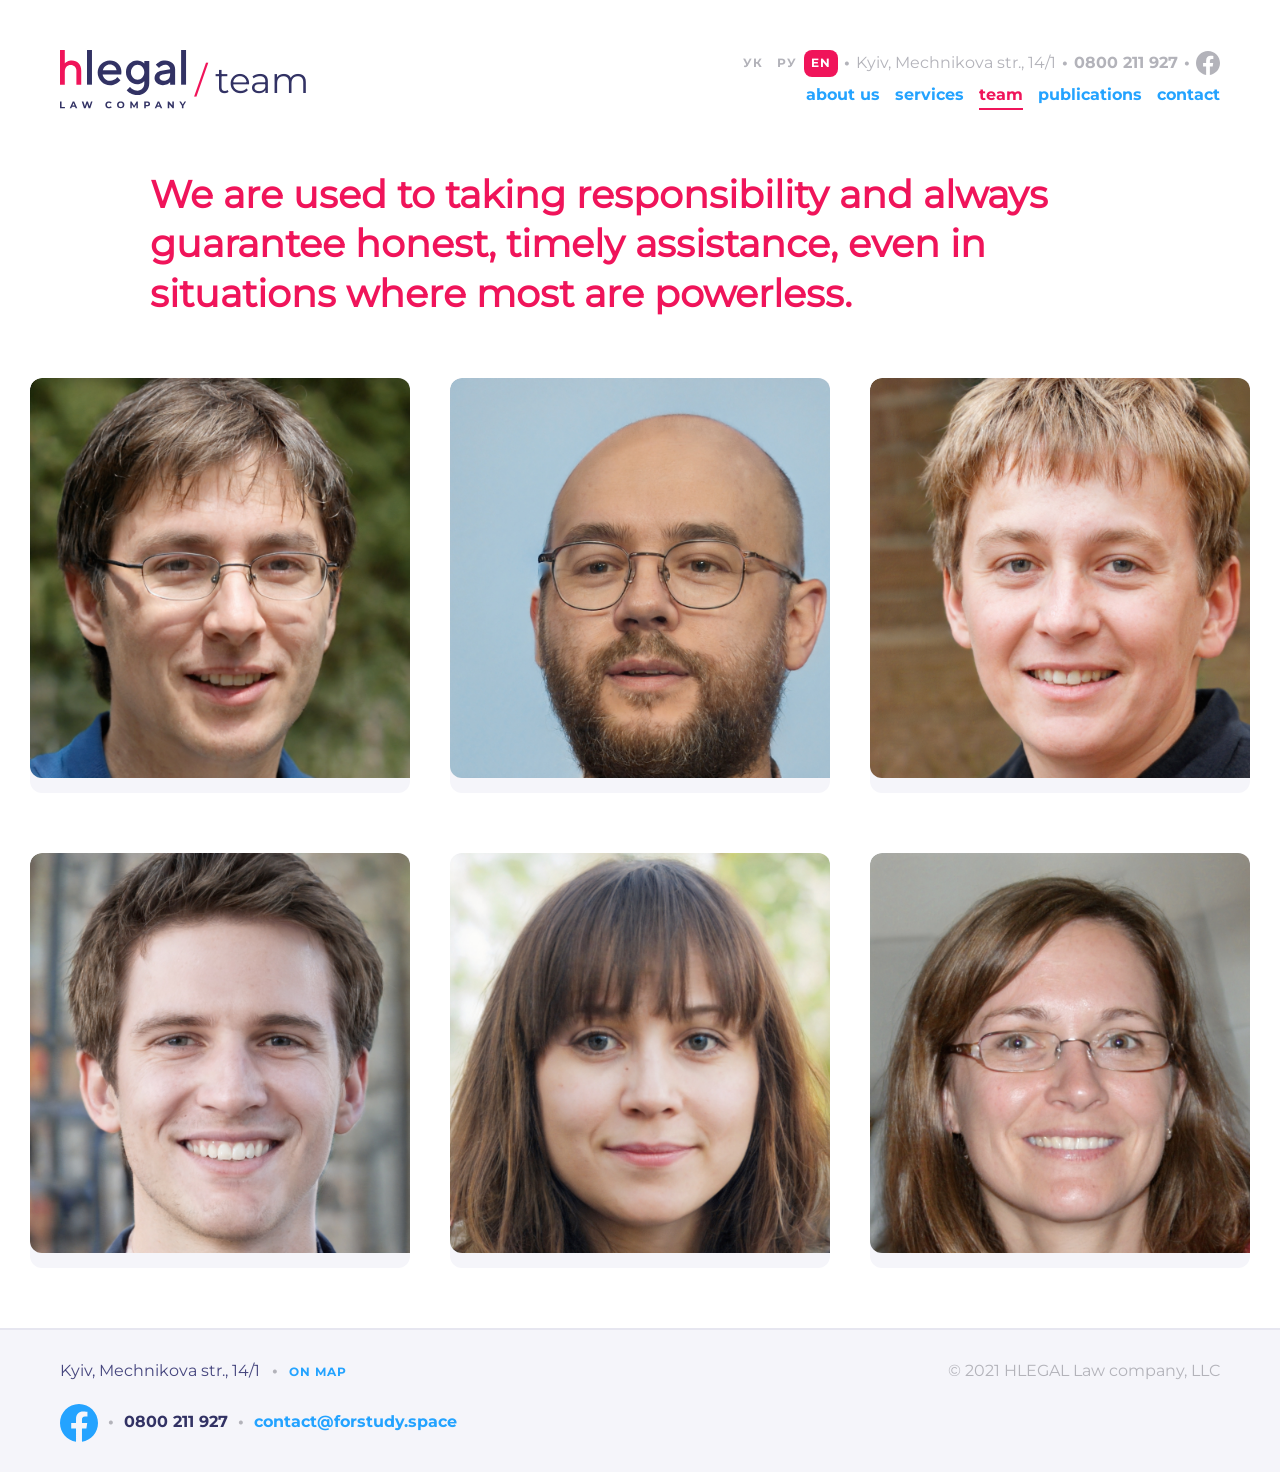
<file: team.html>
<!DOCTYPE html>
<html lang="en">
<head>
  <meta charset="UTF-8">
  <meta name="viewport" content="width=device-width, initial-scale=1.0">
  <title>hlegal - team</title>
  
  <link rel="preconnect" href="https://fonts.googleapis.com">
  <link rel="preconnect" href="https://fonts.gstatic.com" crossorigin>
  
  <link rel="stylesheet" href="css/style.css">
</head>
<body>

<header class="header">
  <div class="container">
    <div class="header__inner">
      
<div class="header__top-panel">
  <div class="header__languages">
          <button type="button" class="header__lang">УК</button>
          <button type="button" class="header__lang">РУ</button>
          <button type="button" class="header__lang header__lang--active">EN</button>
        </div>
  
  <div class="header__top-info">
    <span class="header__address">Kyiv, Mechnikova str., 14/1</span>
    <a href="tel:0800211927" class="header__phone">0800 211 927</a>
    <a href="#" class="header__fb-link">
      <svg width="24" height="24" viewBox="0 0 24 24" fill="none" xmlns="http://www.w3.org/2000/svg">
        <path d="M24 12.073C24 5.405 18.627 0 12 0S0 5.405 0 12.073C0 18.1 4.388 23.094 10.125 24v-8.437H7.078v-3.49h3.047V9.43c0-3.007 1.792-4.669 4.533-4.669 1.312 0 2.686.235 2.686.235v2.953H15.83c-1.491 0-1.956.925-1.956 1.874v2.25h3.328l-.532 3.49h-2.796V24C19.612 23.094 24 18.1 24 12.073z" fill="#B3B3BA"/>
      </svg>
    </a>
  </div>
</div>

      <div class="header__main-row">
        <div class="header__logo-block">
        <a href="index.html" class="header__logo">
           <svg xmlns="http://www.w3.org/2000/svg" width="70" height="33" viewBox="0 0 70 33" fill="none">
  <path d="M2.64358 0H0V19.0926H2.64358V12.0094C2.64358 10.8111 2.94164 9.86583 3.53774 9.20012C4.13384 8.53441 4.95024 8.18824 5.96102 8.18824C6.82926 8.18824 7.55495 8.50778 8.13809 9.12024C8.72124 9.74601 9.01929 10.5315 9.01929 11.4769V19.1059H11.6758V11.4769C11.6758 9.71938 11.1964 8.3347 10.2374 7.29619C9.27846 6.25768 8.02146 5.73843 6.49233 5.73843C6.05173 5.73843 5.61114 5.79168 5.1835 5.91151C4.7429 6.03134 4.39301 6.16448 4.10792 6.31094C3.82283 6.45739 3.5507 6.61717 3.30448 6.80356C3.05826 6.98996 2.8898 7.12311 2.81205 7.20299C2.7343 7.28288 2.6695 7.33613 2.64358 7.37608V0Z" fill="#F0145A"/>
  <path d="M17.5856 0H14.8604V19.0767H17.5856V0Z" fill="#323264"/>
  <path d="M33.6598 13.4896L33.796 12.127C33.796 10.3011 33.1965 8.77493 31.9701 7.54857C30.7438 6.32221 29.2176 5.72266 27.3917 5.72266C25.5658 5.72266 23.9851 6.37672 22.677 7.68483C21.3689 8.99295 20.7148 10.5463 20.7148 12.3995C20.7148 14.3072 21.3962 15.9423 22.7315 17.305C24.0669 18.6676 25.6748 19.3489 27.528 19.3489C28.2365 19.3489 28.8906 19.2399 29.5446 19.0491C30.1987 18.8311 30.7438 18.6131 31.1253 18.3951C31.5341 18.1498 31.9429 17.8773 32.2971 17.5775C32.6514 17.2777 32.8967 17.0597 33.0057 16.9234C33.1147 16.7872 33.1965 16.7054 33.251 16.6236L31.4796 14.8522L31.0708 15.37C30.7983 15.6971 30.335 16.0241 29.6809 16.3784C28.9996 16.7327 28.291 16.8962 27.528 16.8962C26.4651 16.8962 25.5658 16.5691 24.8027 15.8878C24.0396 15.2065 23.5764 14.4162 23.4401 13.4896H33.6598ZM27.3917 8.03912C28.4 8.03912 29.2176 8.33889 29.8989 8.9112C30.553 9.51075 30.9618 10.2466 31.1253 11.1732H23.5491C23.7944 10.2466 24.2304 9.51075 24.9117 8.9112C25.5658 8.33889 26.4106 8.03912 27.3917 8.03912Z" fill="#323264"/>
  <path d="M46.3695 18.286C46.3695 19.4852 46.0153 20.4662 45.2794 21.2293C44.5709 21.9651 43.6715 22.3467 42.5542 22.3467C42.0637 22.3467 41.5731 22.2649 41.1098 22.1286C40.6465 21.9924 40.2922 21.8289 39.9925 21.6381C39.6927 21.4473 39.4202 21.2566 39.1476 21.0113C38.9024 20.766 38.7389 20.6025 38.6571 20.5207C38.5753 20.439 38.5208 20.3572 38.4663 20.3027L36.6949 22.0741L36.9129 22.3467C37.0492 22.5374 37.2945 22.7827 37.6215 23.0552C37.9485 23.3005 38.3301 23.573 38.7661 23.8455C39.2021 24.0908 39.7472 24.3088 40.4285 24.4996C41.1098 24.6904 41.8184 24.7994 42.5542 24.7994C44.4074 24.7994 45.9335 24.1726 47.2144 22.919C48.468 21.6381 49.0948 20.112 49.0948 18.2588V5.99518H46.3695V7.3578L45.9063 6.94902C45.6065 6.67649 45.1432 6.40397 44.4891 6.13144C43.8351 5.85892 43.1265 5.72266 42.4179 5.72266C40.7555 5.72266 39.3384 6.34946 38.112 7.63033C36.8857 8.91119 36.2861 10.4373 36.2861 12.2632C36.2861 14.0892 36.8857 15.6153 38.112 16.8962C39.3384 18.177 40.7555 18.8038 42.4179 18.8038C42.8812 18.8038 43.3173 18.7493 43.7806 18.6403C44.2166 18.5041 44.5709 18.3678 44.8707 18.2315C45.1704 18.0953 45.443 17.9318 45.6882 17.741C45.9335 17.5502 46.1243 17.414 46.1788 17.3595L46.3695 17.1687V18.286ZM39.0114 12.2632C39.0114 11.1186 39.3657 10.1648 40.1015 9.37449C40.8373 8.58416 41.7094 8.17538 42.6905 8.17538C43.6715 8.17538 44.5436 8.58416 45.2794 9.37449C45.988 10.1648 46.3695 11.1186 46.3695 12.2632C46.3695 13.4079 45.988 14.3617 45.2794 15.152C44.5436 15.9423 43.6715 16.3511 42.6905 16.3511C41.7094 16.3511 40.8373 15.9423 40.1015 15.152C39.3657 14.3617 39.0114 13.4079 39.0114 12.2632Z" fill="#323264"/>
  <path d="M63.3195 19.0764V10.6281C63.3195 9.23823 62.8017 8.06637 61.7934 7.13979C60.7851 6.18595 59.4769 5.72266 57.869 5.72266C57.2422 5.72266 56.6154 5.80441 56.0159 5.96793C55.4163 6.1587 54.9258 6.34946 54.5715 6.56748C54.2172 6.7855 53.8629 7.03078 53.5359 7.33055C53.2089 7.60308 53.0181 7.79384 52.9091 7.90285C52.8273 8.01186 52.7456 8.09362 52.6911 8.17538L54.4625 9.94679L54.8168 9.4835C55.0348 9.18372 55.4163 8.9112 55.9886 8.61142C56.5609 8.31164 57.1877 8.17538 57.869 8.17538C58.6594 8.17538 59.3134 8.42065 59.8312 8.88394C60.349 9.34724 60.5943 9.94679 60.5943 10.6281L55.8251 11.4457C54.6533 11.6364 53.6994 12.0997 53.0454 12.8356C52.364 13.5714 52.0098 14.4707 52.0098 15.5335C52.0098 16.5419 52.4458 17.414 53.3179 18.177C54.2172 18.9674 55.3073 19.3489 56.6427 19.3489C57.106 19.3489 57.542 19.2944 57.9781 19.1581C58.4413 19.0491 58.7956 18.9129 59.0954 18.7766C59.3952 18.6403 59.6677 18.4768 59.913 18.286C60.1583 18.0953 60.3218 17.959 60.4308 17.9045C60.5125 17.8228 60.567 17.741 60.5943 17.7137V19.0764H63.3195ZM57.0515 16.8962C56.3429 16.8962 55.7706 16.7327 55.3618 16.4056C54.9258 16.0786 54.735 15.6971 54.735 15.261C54.735 14.7977 54.8713 14.3889 55.1711 14.0892C55.4708 13.7894 55.8796 13.5714 56.3702 13.4896L60.5943 12.8083V13.0808C60.5943 14.3072 60.2945 15.2338 59.6677 15.9151C59.0409 16.5691 58.1688 16.8962 57.0515 16.8962Z" fill="#323264"/>
  <path d="M69.3337 0H66.6084V19.0767H69.3337V0Z" fill="#323264"/>
  <path d="M0 28.3298H0.852878V31.3201H2.70078V32.0151H0V28.3298Z" fill="#323264"/>
  <path d="M8.26752 31.2254H6.5565L6.23009 32.0151H5.35615L6.99873 28.3298H7.84108L9.48893 32.0151H8.59393L8.26752 31.2254ZM7.99902 30.5778L7.41464 29.1669L6.83026 30.5778H7.99902Z" fill="#323264"/>
  <path d="M17.8731 28.3298L16.6675 32.0151H15.7515L14.9407 29.5196L14.1036 32.0151H13.1928L11.982 28.3298H12.8664L13.6982 30.92L14.5669 28.3298H15.3566L16.199 30.9411L17.0571 28.3298H17.8731Z" fill="#323264"/>
  <path d="M26.9457 32.0782C26.5702 32.0782 26.2297 31.9975 25.9244 31.8361C25.6225 31.6711 25.3838 31.4447 25.2084 31.1569C25.0364 30.8656 24.9504 30.5374 24.9504 30.1724C24.9504 29.8074 25.0364 29.481 25.2084 29.1932C25.3838 28.9019 25.6225 28.6755 25.9244 28.514C26.2297 28.3491 26.5719 28.2666 26.951 28.2666C27.2704 28.2666 27.5582 28.3228 27.8144 28.4351C28.0741 28.5474 28.2917 28.7088 28.4672 28.9194L27.9197 29.4248C27.6705 29.137 27.3616 28.9931 26.9931 28.9931C26.7649 28.9931 26.5614 29.044 26.3824 29.1458C26.2034 29.2441 26.063 29.3827 25.9612 29.5617C25.8629 29.7407 25.8138 29.9443 25.8138 30.1724C25.8138 30.4006 25.8629 30.6041 25.9612 30.7831C26.063 30.9621 26.2034 31.1025 26.3824 31.2043C26.5614 31.3026 26.7649 31.3517 26.9931 31.3517C27.3616 31.3517 27.6705 31.206 27.9197 30.9147L28.4672 31.4201C28.2917 31.6342 28.0741 31.7974 27.8144 31.9098C27.5547 32.0221 27.2651 32.0782 26.9457 32.0782Z" fill="#323264"/>
  <path d="M33.3831 32.0782C33.0005 32.0782 32.6548 31.9958 32.3459 31.8308C32.0406 31.6658 31.8002 31.4394 31.6247 31.1516C31.4527 30.8603 31.3667 30.5339 31.3667 30.1724C31.3667 29.8109 31.4527 29.4863 31.6247 29.1985C31.8002 28.9071 32.0406 28.679 32.3459 28.514C32.6548 28.3491 33.0005 28.2666 33.3831 28.2666C33.7657 28.2666 34.1096 28.3491 34.415 28.514C34.7203 28.679 34.9607 28.9071 35.1362 29.1985C35.3117 29.4863 35.3995 29.8109 35.3995 30.1724C35.3995 30.5339 35.3117 30.8603 35.1362 31.1516C34.9607 31.4394 34.7203 31.6658 34.415 31.8308C34.1096 31.9958 33.7657 32.0782 33.3831 32.0782ZM33.3831 31.3517C33.6007 31.3517 33.7972 31.3026 33.9727 31.2043C34.1482 31.1025 34.2851 30.9621 34.3834 30.7831C34.4852 30.6041 34.5361 30.4006 34.5361 30.1724C34.5361 29.9443 34.4852 29.7407 34.3834 29.5617C34.2851 29.3827 34.1482 29.2441 33.9727 29.1458C33.7972 29.044 33.6007 28.9931 33.3831 28.9931C33.1655 28.9931 32.9689 29.044 32.7934 29.1458C32.618 29.2441 32.4793 29.3827 32.3775 29.5617C32.2793 29.7407 32.2301 29.9443 32.2301 30.1724C32.2301 30.4006 32.2793 30.6041 32.3775 30.7831C32.4793 30.9621 32.618 31.1025 32.7934 31.2043C32.9689 31.3026 33.1655 31.3517 33.3831 31.3517Z" fill="#323264"/>
  <path d="M42.0264 32.0151L42.0211 29.8039L40.9366 31.6255H40.5523L39.473 29.8513V32.0151H38.6728V28.3298H39.3782L40.7576 30.6199L42.1159 28.3298H42.8161L42.8266 32.0151H42.0264Z" fill="#323264"/>
  <path d="M47.9285 28.3298C48.2549 28.3298 48.5374 28.3842 48.7761 28.493C49.0183 28.6018 49.2043 28.7562 49.3342 28.9563C49.464 29.1563 49.529 29.3932 49.529 29.667C49.529 29.9373 49.464 30.1742 49.3342 30.3777C49.2043 30.5778 49.0183 30.7322 48.7761 30.841C48.5374 30.9463 48.2549 30.999 47.9285 30.999H47.1862V32.0151H46.3333V28.3298H47.9285ZM47.8811 30.304C48.1373 30.304 48.3321 30.2496 48.4655 30.1408C48.5989 30.0285 48.6656 29.8706 48.6656 29.667C48.6656 29.4599 48.5989 29.302 48.4655 29.1932C48.3321 29.0809 48.1373 29.0247 47.8811 29.0247H47.1862V30.304H47.8811Z" fill="#323264"/>
  <path d="M55.0121 31.2254H53.3011L52.9747 32.0151H52.1008L53.7433 28.3298H54.5857L56.2335 32.0151H55.3385L55.0121 31.2254ZM54.7436 30.5778L54.1592 29.1669L53.5749 30.5778H54.7436Z" fill="#323264"/>
  <path d="M62.6281 28.3298V32.0151H61.9279L60.0906 29.7776V32.0151H59.2482V28.3298H59.9537L61.7858 30.5673V28.3298H62.6281Z" fill="#323264"/>
  <path d="M67.9013 30.7094V32.0151H67.0485V30.6989L65.6217 28.3298H66.5273L67.5117 29.9671L68.4963 28.3298H69.3333L67.9013 30.7094Z" fill="#323264"/>
</svg>
        </a>
   <span class="header__slash">/</span>
        <span class="header__page-title">team</span>
        </div>
        <nav class="header__nav">
            <ul class="header__nav-list">
            <li><a href="about.html" class="header__nav-link">about us</a></li>
            <li><a href="services.html" class="header__nav-link">services</a></li>
            <li><a href="team.html" class="header__nav-link header__nav-link--active">team</a></li>
            <li><a href="publications.html" class="header__nav-link">publications</a></li>
            <li><a href="contact.html" class="header__nav-link">contact</a></li>
            </ul>
        </nav>

        <div class="header__burger-wrapper">
          <input type="checkbox" id="burger-toggle" class="header__burger-checkbox">
          
          <label for="burger-toggle" class="header__burger" aria-label="Открыть меню">
            <svg width="18" height="12" viewBox="0 0 18 12" fill="none" xmlns="http://www.w3.org/2000/svg">
              <path d="M0 1H18" stroke="#323264" stroke-width="2" stroke-linecap="round"/>
              <path d="M0 6H18" stroke="#323264" stroke-width="2" stroke-linecap="round"/>
              <path d="M0 11H18" stroke="#323264" stroke-width="2" stroke-linecap="round"/>
            </svg>
          </label>
          
          <div class="header__mobile-menu">
            <div class="header__mobile-box">
              
              <label for="burger-toggle" class="header__mobile-close" aria-label="Закрыть меню">
                <svg width="14" height="14" viewBox="0 0 14 14" fill="none" xmlns="http://www.w3.org/2000/svg">
                  <path d="M1 1L13 13" stroke="#EC6F55" stroke-width="2" stroke-linecap="round"/>
                  <path d="M13 1L1 13" stroke="#EC6F55" stroke-width="2" stroke-linecap="round"/>
                </svg>
              </label>
              
              <ul class="header__mobile-list">
                <li><a href="about.html" class="header__mobile-link">about us</a></li>
                <li><a href="services.html" class="header__mobile-link">services</a></li>
                <li><a href="team.html" class="header__mobile-link header__mobile-link--active">team</a></li>
                <li><a href="publications.html" class="header__mobile-link">publications</a></li>
                <li><a href="contact.html" class="header__mobile-link">contact</a></li>
              </ul>

            </div>
          </div>
        </div>

      </div>
    </div>
  </div>
</header>

<main class="main-content">
  <div class="container main-content__container">

    <section class="team-intro">
      <h1 class="team-intro__title">
        We are used to taking responsibility and always guarantee honest, timely assistance, even in situations where most are powerless.
      </h1>
    </section>

   <section class="team-grid">
  <article class="team-card">
    <div class="team-card__photo">
      <img src="images/Team-1.png" alt="Alexander Alexandrovsky">
    </div>
    <a href="#" class="team-card__info-link">
      <div class="team-card__text">
        <h3 class="team-card__name">Alexander Alexandrovsky</h3>
        <p class="team-card__position">Managing partner</p>
      </div>
      <div class="team-card__arrow-btn">
        <svg class="team-card__arrow team-card__arrow--default" xmlns="http://www.w3.org/2000/svg" width="32" height="32" viewBox="0 0 32 32" fill="none">
          <circle cx="16" cy="16" r="16" fill="#F5F5FA"/>
          <path d="M13.5 23.5L20.5 16.5L13.5 9.5" stroke="#24A3FF" stroke-width="2"/>
        </svg>
        <svg class="team-card__arrow team-card__arrow--hover" xmlns="http://www.w3.org/2000/svg" width="32" height="32" viewBox="0 0 32 32" fill="none">
          <circle cx="16" cy="16" r="16" fill="#EDEDF7"/>
          <path d="M13.5 23.5L20.5 16.5L13.5 9.5" stroke="#F0145A" stroke-width="2"/>
        </svg>
      </div>
    </a>
  </article>

  <article class="team-card">
    <div class="team-card__photo">
      <img src="images/Team-2.png" alt="Evgeny Patrikov">
    </div>
    <a href="#" class="team-card__info-link">
      <div class="team-card__text">
        <h3 class="team-card__name">Evgeny Patrikov</h3>
        <p class="team-card__position">Equity partner, Attorney-at-law</p>
      </div>
      <div class="team-card__arrow-btn">
        <svg class="team-card__arrow team-card__arrow--default" xmlns="http://www.w3.org/2000/svg" width="32" height="32" viewBox="0 0 32 32" fill="none">
          <circle cx="16" cy="16" r="16" fill="#F5F5FA"/>
          <path d="M13.5 23.5L20.5 16.5L13.5 9.5" stroke="#24A3FF" stroke-width="2"/>
        </svg>
        <svg class="team-card__arrow team-card__arrow--hover" xmlns="http://www.w3.org/2000/svg" width="32" height="32" viewBox="0 0 32 32" fill="none">
          <circle cx="16" cy="16" r="16" fill="#EDEDF7"/>
          <path d="M13.5 23.5L20.5 16.5L13.5 9.5" stroke="#F0145A" stroke-width="2"/>
        </svg>
      </div>
    </a>
  </article>

  <article class="team-card">
    <div class="team-card__photo">
      <img src="images/Team-3.png" alt="Vladislav Melnik">
    </div>
    <a href="#" class="team-card__info-link">
      <div class="team-card__text">
        <h3 class="team-card__name">Vladislav Melnik</h3>
        <p class="team-card__position">Associate</p>
      </div>
      <div class="team-card__arrow-btn">
        <svg class="team-card__arrow team-card__arrow--default" xmlns="http://www.w3.org/2000/svg" width="32" height="32" viewBox="0 0 32 32" fill="none">
          <circle cx="16" cy="16" r="16" fill="#F5F5FA"/>
          <path d="M13.5 23.5L20.5 16.5L13.5 9.5" stroke="#24A3FF" stroke-width="2"/>
        </svg>
        <svg class="team-card__arrow team-card__arrow--hover" xmlns="http://www.w3.org/2000/svg" width="32" height="32" viewBox="0 0 32 32" fill="none">
          <circle cx="16" cy="16" r="16" fill="#EDEDF7"/>
          <path d="M13.5 23.5L20.5 16.5L13.5 9.5" stroke="#F0145A" stroke-width="2"/>
        </svg>
      </div>
    </a>
  </article>

  <article class="team-card">
    <div class="team-card__photo">
      <img src="images/Team-4.png" alt="Sergey Bin">
    </div>
    <a href="#" class="team-card__info-link">
      <div class="team-card__text">
        <h3 class="team-card__name">Sergey Bin</h3>
        <p class="team-card__position">Associate</p>
      </div>
      <div class="team-card__arrow-btn">
        <svg class="team-card__arrow team-card__arrow--default" xmlns="http://www.w3.org/2000/svg" width="32" height="32" viewBox="0 0 32 32" fill="none">
          <circle cx="16" cy="16" r="16" fill="#F5F5FA"/>
          <path d="M13.5 23.5L20.5 16.5L13.5 9.5" stroke="#24A3FF" stroke-width="2"/>
        </svg>
        <svg class="team-card__arrow team-card__arrow--hover" xmlns="http://www.w3.org/2000/svg" width="32" height="32" viewBox="0 0 32 32" fill="none">
          <circle cx="16" cy="16" r="16" fill="#EDEDF7"/>
          <path d="M13.5 23.5L20.5 16.5L13.5 9.5" stroke="#F0145A" stroke-width="2"/>
        </svg>
      </div>
    </a>
  </article>

  <article class="team-card">
    <div class="team-card__photo">
      <img src="images/Team-5.png" alt="Oksana Kobzar">
    </div>
    <a href="#" class="team-card__info-link">
      <div class="team-card__text">
        <h3 class="team-card__name">Oksana Kobzar</h3>
        <p class="team-card__position">Equity partner, Attorney-at-law</p>
      </div>
      <div class="team-card__arrow-btn">
        <svg class="team-card__arrow team-card__arrow--default" xmlns="http://www.w3.org/2000/svg" width="32" height="32" viewBox="0 0 32 32" fill="none">
          <circle cx="16" cy="16" r="16" fill="#F5F5FA"/>
          <path d="M13.5 23.5L20.5 16.5L13.5 9.5" stroke="#24A3FF" stroke-width="2"/>
        </svg>
        <svg class="team-card__arrow team-card__arrow--hover" xmlns="http://www.w3.org/2000/svg" width="32" height="32" viewBox="0 0 32 32" fill="none">
          <circle cx="16" cy="16" r="16" fill="#EDEDF7"/>
          <path d="M13.5 23.5L20.5 16.5L13.5 9.5" stroke="#F0145A" stroke-width="2"/>
        </svg>
      </div>
    </a>
  </article>

  <article class="team-card">
    <div class="team-card__photo">
      <img src="images/Team-6.png" alt="Julia Wolk">
    </div>
    <a href="#" class="team-card__info-link">
      <div class="team-card__text">
        <h3 class="team-card__name">Julia Wolk</h3>
        <p class="team-card__position">Associate, Attorney-at-law</p>
      </div>
      <div class="team-card__arrow-btn">
        <svg class="team-card__arrow team-card__arrow--default" xmlns="http://www.w3.org/2000/svg" width="32" height="32" viewBox="0 0 32 32" fill="none">
          <circle cx="16" cy="16" r="16" fill="#F5F5FA"/>
          <path d="M13.5 23.5L20.5 16.5L13.5 9.5" stroke="#24A3FF" stroke-width="2"/>
        </svg>
        <svg class="team-card__arrow team-card__arrow--hover" xmlns="http://www.w3.org/2000/svg" width="32" height="32" viewBox="0 0 32 32" fill="none">
          <circle cx="16" cy="16" r="16" fill="#EDEDF7"/>
          <path d="M13.5 23.5L20.5 16.5L13.5 9.5" stroke="#F0145A" stroke-width="2"/>
        </svg>
      </div>
    </a>
  </article>
</section>
  </div>
</main>

<footer class="footer">
  <div class="footer__container"> 
    <div class="footer__content">
      
      <div class="footer__row footer__row--top">
        <span class="footer__address">Kyiv, Mechnikova str., 14/1</span>
        <a href="#" class="footer__map-link">On Map</a>
      </div>
      
      <div class="footer__row footer__row--middle">
        <a href="#" class="footer__social">
          <svg width="38" height="38" viewBox="0 0 38 38" fill="none" xmlns="http://www.w3.org/2000/svg">
            <path d="M38 19C38 8.50659 29.4934 0 19 0C8.50659 0 0 8.50659 0 19C0 28.4841 6.94812 36.3436 16.0312 37.7695V24.4922H11.207V19H16.0312V14.8115C16.0312 10.0496 18.866 7.42188 23.2104 7.42188C25.2869 7.42188 27.457 7.79297 27.457 7.79297V12.4688H25.0601C22.6995 12.4688 21.9688 13.9333 21.9688 15.4375V19H27.2422L26.3992 24.4922H21.9688V37.7695C31.0519 36.3436 38 28.4841 38 19Z" fill="#24A3FF"/>
          </svg>
        </a>
        <a href="tel:0800211927" class="footer__phone">0800 211 927</a>
        <a href="mailto:contact@forstudy.space" class="footer__email">contact@forstudy.space</a>
      </div>

    </div>

    <div class="footer__row footer__row--bottom">
        <p class="footer__copyright">© 2021 HLEGAL Law company, LLC</p>
      </div>
  </div>
</footer>
</body>
</html>
</file>
<file: css/style.css>
@charset "UTF-8";
:root {
  --color-white: #FFFFFF;
  --color-black: #000000;
  --color-main: #323264;
  --color-main-alt: #46467E;
  --color-main-soft: #666699;
  --color-accent: #F0145A;
  --color-active: #24A3FF;
  --color-grey-bg: #F5F5FA;
  --color-grey-text: #B3B3BA;
  --color-grey-separator: #E6E6F0;
  --color-brand-hillel: #1C4280;
  --color-brand-wannabiz: #143646;
  --color-brand-tapgerine: #F48B30;
  --color-brand-3dlook: #9E4DC3;
  --color-brand-orangear: #FD9339;
  --color-brand-adtelligent: #E2E2E4;
  --color-brand-clickky: #C71C36;
  --color-brand-ecoleasing: #DCF3F9;
  --color-brand-infratek: #EAEAEA;
  --color-brand-citypar: #282240;
  --color-brand-artprint: #1D4568;
  --color-brand-ultimatecard: #000000;
  --color-before: #CACADB;
  --color-after: #E7E7F2;
}
:root :root {
  --gradient-main: linear-gradient(135deg, #323264 0%, #F0145A 100%);
  --gradient-soft: linear-gradient(135deg, #46467E 0%, #F0145A 100%);
  --Gradient-supersoft: linear-gradient(229deg, #323264 11.93%, #323264 57.17%, #643E72 87.46%);
  --gradient-red-text: linear-gradient(90deg, #F0145A 0%, #EF145A 100%);
  --gradient-black-red: linear-gradient(135deg, #000000 0%, #F0145A 100%);
}

*, *::before, *::after {
  box-sizing: border-box;
  margin: 0;
  padding: 0;
}

ul, ol {
  list-style: none;
}

a {
  text-decoration: none;
  color: inherit;
  display: inline-block;
}

img {
  max-width: 100%;
  display: block;
  height: auto;
}

button {
  background: none;
  border: none;
  padding: 0;
  cursor: pointer;
  font: inherit;
}

@font-face {
  font-family: "Montserrat Regular";
  src: url("../fonts/Montserrat-Regular.ttf") format("truetype");
  font-weight: normal;
  font-style: normal;
}
@font-face {
  font-family: "Montserrat Medium";
  src: url("../fonts/Montserrat-Medium.ttf") format("truetype");
  font-weight: normal;
  font-style: normal;
}
@font-face {
  font-family: "Montserrat Bold";
  src: url("../fonts/Montserrat-Bold.ttf") format("truetype");
  font-weight: normal;
  font-style: normal;
}
body {
  font-family: "Montserrat Regular", sans-serif;
  color: #323264;
  background-color: #F5F5FA;
  -webkit-font-smoothing: antialiased;
  -moz-osx-font-smoothing: grayscale;
  text-rendering: optimizeLegibility;
}

h1, h2, h3, h4, h5, h6 {
  font-family: "Montserrat Bold", sans-serif;
}

.header {
  width: 100%;
  padding-top: 0;
  position: relative;
  z-index: 10;
}
.header__inner {
  display: flex;
  flex-direction: column;
}
.header__top-panel {
  display: flex;
  align-items: center;
  justify-content: space-between;
  background-color: #F5F5FA;
  padding: 10px 30px;
}
.header__languages {
  display: flex;
}
.header__lang {
  background: transparent;
  border: none;
  cursor: pointer;
  font-size: 12px;
  font-family: "Montserrat Bold", sans-serif;
  color: #B3B3BA;
  padding: 5px 7px;
  border-radius: 8px;
  letter-spacing: 1px;
  transition: background 0.2s ease, color 0.2s ease;
}
.header__lang:hover, .header__lang--active {
  background: #F0145A;
  color: #FFFFFF;
}
.header__top-info {
  display: flex;
  align-items: center;
}
.header__phone {
  font-family: "Montserrat Bold", sans-serif;
  font-size: 12px;
  color: #B3B3BA;
  text-decoration: none;
}
.header__address, .header__fb-link {
  display: none;
}
.header__main-row {
  display: flex;
  align-items: center;
  justify-content: space-between;
  padding: 15px 30px 30px;
}
.header__logo-block {
  display: flex;
  align-items: center;
  gap: 4px;
}
.header__logo-block .header__logo svg {
  height: 32px;
  width: auto;
  display: block;
}
.header__logo-block .header__slash {
  font-family: "Montserrat Regular", sans-serif;
  color: #F0145A;
  font-size: 24px;
  line-height: 1;
  margin: 0 4px;
}
.header__logo-block .header__page-title {
  font-family: "Montserrat Regular", sans-serif;
  font-size: 20px;
  color: #323264;
  text-transform: lowercase;
}
.header__nav {
  display: none;
}
.header__burger-wrapper {
  display: block;
}
.header__burger-checkbox {
  position: absolute;
  width: 1px;
  height: 1px;
  overflow: hidden;
  clip: rect(0 0 0 0);
}
.header__burger-checkbox:checked ~ .header__mobile-menu {
  display: block;
}
.header__burger {
  display: flex;
  align-items: center;
  justify-content: center;
  cursor: pointer;
  width: 32px;
  height: 32px;
  transition: background-color 0.2s ease;
}
.header__burger:hover {
  background-color: #E6E6F0;
}
.header__mobile-menu {
  display: none;
  position: fixed;
  top: 0;
  left: 0;
  width: 100vw;
  height: 100vh;
  background-color: rgba(50, 50, 100, 0.6);
  z-index: 99999;
}
.header__mobile-box {
  width: 100%;
  background: #FFFFFF;
  border-radius: 0 0 12px 12px;
  padding: 64px 30px 24px 30px;
  position: relative;
}
.header__mobile-close {
  cursor: pointer;
  position: absolute;
  top: 16px;
  right: 16px;
  width: 32px;
  height: 32px;
  display: flex;
  align-items: center;
  justify-content: center;
}
.header__mobile-list {
  list-style: none;
  display: flex;
  flex-direction: column;
  gap: 12px;
}
.header__mobile-link {
  font-family: "Montserrat Bold", sans-serif;
  display: block;
  text-align: center;
  text-decoration: none;
  font-size: 24px;
  color: #24A3FF;
  background: #F5F5FA;
  padding: 12px 0;
  border-radius: 12px;
  transition: background-color 0.2s ease, color 0.2s ease;
}
.header__mobile-link:hover {
  background-color: #F0145A;
  color: #FFFFFF;
}
.header__mobile-link--active {
  color: #F0145A;
}

@media (min-width: 768px) {
  .header {
    padding-top: 50px;
  }
  .header__burger-wrapper {
    display: none;
  }
  .header__top-panel {
    justify-content: flex-start;
    background-color: transparent;
    margin: 0;
    padding: 0;
  }
  .header__address {
    font-family: "Montserrat Regular", sans-serif;
    display: inline-flex;
    align-items: center;
    color: #B3B3BA;
    font-size: 16px;
  }
  .header__address::before {
    content: "•";
    margin: 0 6px;
    font-family: "Montserrat Bold", sans-serif;
  }
  .header .container {
    padding: 0 60px;
  }
  .header__phone {
    font-family: "Montserrat Bold", sans-serif;
    font-size: 16px;
    display: inline-flex;
    align-items: center;
    color: #B3B3BA;
  }
  .header__phone::before {
    content: "•";
    margin: 0 6px;
    font-family: "Montserrat Bold", sans-serif;
  }
  .header__fb-link {
    display: inline-flex;
    align-items: center;
  }
  .header__fb-link::before {
    content: "•";
    margin: 0 6px;
    font-family: "Montserrat Bold", sans-serif;
    color: #B3B3BA;
  }
  .header__fb-link svg path {
    fill: #B3B3BA;
  }
  .header__fb-link:hover svg path {
    fill: #24A3FF;
  }
  .header__main-row {
    display: flex;
    flex-direction: column;
    align-items: flex-start;
    justify-content: flex-start;
    padding: 30px 0 0 0;
    gap: 30px;
  }
  .header__logo-block .header__logo svg {
    height: 60px;
  }
  .header__logo-block .header__slash,
  .header__logo-block .header__page-title {
    font-family: "Montserrat Regular", sans-serif;
    font-size: 36px;
  }
  .header__nav {
    display: block;
    width: 100%;
  }
  .header__nav-list {
    list-style: none;
    display: flex;
    gap: 15px;
    padding: 0;
    margin: 0;
  }
  .header__nav-link {
    font-family: "Montserrat Bold", sans-serif;
    display: inline-block;
    text-decoration: none;
    font-size: 16px;
    color: #24A3FF;
    position: relative;
    padding-bottom: 4px;
    transition: color 0.2s ease;
  }
  .header__nav-link::after {
    content: "";
    position: absolute;
    left: 0;
    bottom: 0;
    width: 100%;
    height: 2px;
    background-color: #F0145A;
    opacity: 0;
    transition: opacity 0.2s ease;
  }
  .header__nav-link:hover {
    color: #F0145A;
  }
  .header__nav-link:hover::after {
    opacity: 1;
  }
  .header__nav-link--active {
    color: #F0145A;
  }
  .header__nav-link--active::after {
    opacity: 1;
  }
}
@media (min-width: 1024px) {
  .header {
    position: relative;
    padding-top: 50px;
  }
  .header__inner {
    display: grid;
    grid-template-columns: auto 1fr;
    grid-template-rows: auto auto;
    align-items: center;
    width: 100%;
  }
  .header__top-panel {
    grid-column: 2/3;
    grid-row: 1/2;
    display: flex;
    align-items: center;
    justify-content: flex-end;
    background-color: transparent;
    margin: 0;
    padding: 0 0 16px 0;
    gap: 0;
  }
  .header__main-row {
    grid-column: 1/3;
    grid-row: 1/3;
    display: flex;
    flex-direction: row;
    justify-content: space-between;
    align-items: flex-end;
    padding: 0;
    margin: 0;
    width: 100%;
    pointer-events: none;
  }
  .header__logo-block {
    pointer-events: auto;
    display: flex;
    flex-direction: row;
    align-items: center;
    gap: 4px;
    white-space: nowrap;
  }
  .header__logo-block .header__logo svg {
    height: 60px;
    width: auto;
    display: block;
  }
  .header__logo-block .header__slash,
  .header__logo-block .header__page-title {
    font-family: "Montserrat Regular", sans-serif;
    font-size: 36px;
    display: inline-block;
  }
  .header__nav {
    grid-column: 2/3;
    grid-row: 2/3;
    justify-self: end;
    pointer-events: auto;
    display: block;
    margin: 0;
  }
  .header__nav-list {
    display: flex;
    flex-direction: row;
    justify-content: flex-end;
    gap: 15px;
    padding: 0;
    margin: 0;
    list-style: none;
  }
  .header__nav-link {
    font-family: "Montserrat Bold", sans-serif;
    color: #24A3FF;
    font-size: 16px;
    text-transform: lowercase;
    padding-bottom: 4px;
    display: inline-block;
  }
  .header__nav-link:hover {
    color: #F0145A;
  }
  .header__nav-link--active {
    color: #F0145A;
  }
}
@media (min-width: 1920px) {
  .header .container {
    padding-left: 160px;
    padding-right: 160px;
    margin-top: 50px;
  }
}
.footer {
  background-color: #F5F5FA;
  padding: 30px 0;
  width: 100%;
  border-top: 2px solid #E6E6F0;
}
.footer__container {
  position: relative;
}
.footer__content {
  display: flex;
  flex-direction: column;
  align-items: center;
  text-align: center;
  gap: 30px;
}
.footer__row {
  display: flex;
  flex-direction: column;
  align-items: center;
  gap: 10px;
}
.footer__address {
  font-family: "Montserrat Regular", sans-serif;
  font-size: 16px;
  color: #46467E;
}
.footer__map-link {
  font-family: "Montserrat Bold", sans-serif;
  font-size: 12px;
  letter-spacing: 1px;
  text-transform: uppercase;
  color: #24A3FF;
  text-decoration: none;
}
.footer__map-link:hover {
  color: #0085FF;
}
.footer__social {
  display: inline-block;
}
.footer__social svg, .footer__social img {
  display: block;
  width: 38px;
  height: 38px;
}
.footer__phone {
  font-family: "Montserrat Bold", sans-serif;
  font-size: 16px;
  color: #323264;
  text-decoration: none;
}
.footer__email {
  font-family: "Montserrat Bold", sans-serif;
  font-size: 16px;
  color: #24A3FF;
  text-decoration: none;
}
.footer__email:hover {
  text-decoration: underline;
}
.footer__copyright {
  font-family: "Montserrat Regular", sans-serif;
  font-size: 16px;
  color: #B3B3BA;
  margin: 0;
  padding-top: 30px;
}

@media (min-width: 768px) {
  .footer {
    padding: 30px 0;
  }
  .footer__content {
    display: flex;
    flex-direction: column;
    align-items: center;
    gap: 21px;
  }
  .footer__row--top, .footer__row--middle {
    display: flex;
    flex-direction: row;
    align-items: center;
    flex-wrap: nowrap;
    gap: 10px;
  }
  .footer__social {
    display: inline-flex;
    align-items: center;
    justify-content: center;
  }
  .footer__map-link::before {
    content: "•";
    margin-right: 10px;
    margin-left: 2px;
    color: #B3B3BA;
    font-size: 16px;
    display: inline-block;
  }
  .footer__social + .footer__phone::before {
    content: "•";
    margin-right: 10px;
    color: #B3B3BA;
    font-size: 16px;
    display: inline-block;
  }
  .footer__phone + .footer__email::before, .footer__phone + a::before {
    content: "•";
    margin-right: 10px;
    color: #B3B3BA;
    font-size: 16px;
    display: inline-block;
  }
  .footer__copyright {
    text-align: center;
  }
}
@media (min-width: 1024px) {
  .footer {
    padding: 30px 60px;
  }
  .footer__container {
    display: flex;
    justify-content: space-between;
    align-items: flex-start;
  }
  .footer__content {
    display: flex;
    flex-direction: column;
    align-items: flex-start;
    gap: 21px;
    text-align: left;
  }
  .footer__row--top, .footer__row--middle {
    display: flex;
    flex-direction: row;
    align-items: center;
    gap: 10px;
  }
  .footer__map-link::before {
    content: "•";
    margin-right: 10px;
    color: #B3B3BA;
    font-size: 16px;
    display: inline-block;
  }
  .footer__copyright {
    position: static;
    text-align: right;
    white-space: nowrap;
    padding-top: 0;
    margin: 0;
  }
  .footer__social {
    display: inline-flex;
    align-items: center;
    justify-content: center;
  }
  .footer__social + .footer__phone::before {
    content: "•";
    margin-right: 10px;
    color: #B3B3BA;
    font-size: 16px;
    display: inline-block;
  }
  .footer__phone + .footer__email::before, .footer__phone + a::before {
    content: "•";
    margin-right: 10px;
    color: #B3B3BA;
    font-size: 16px;
    display: inline-block;
  }
}
@media (min-width: 1920px) {
  .footer {
    padding: 30px 160px;
  }
}
.about-intro {
  width: 100%;
}
.about-intro__title {
  font-family: "Montserrat Bold", sans-serif;
  font-size: 30px;
  line-height: 30px;
  color: #F0145A;
  margin-bottom: 28px;
}
.about-intro__description {
  font-family: "Montserrat Regular", sans-serif;
  font-size: 19px;
  line-height: 30px;
  color: #000000;
  margin-bottom: 20px;
}
.about-intro__description:last-child {
  margin-bottom: 0;
}

.about-numbers {
  display: flex;
  flex-direction: column;
  gap: 25px;
  margin-bottom: 30px;
  margin-top: 30px;
  border-left: 4px solid #E6E6F0;
  padding-left: 30px;
  width: 100%;
}
.about-numbers__item {
  display: flex;
  flex-direction: column;
  align-items: flex-start;
}
.about-numbers__header {
  display: flex;
  align-items: center;
  gap: 10px;
  margin-bottom: 8px;
}
.about-numbers__icon {
  width: 32px;
  height: 32px;
  display: flex;
  align-items: center;
  justify-content: center;
}
.about-numbers__icon svg, .about-numbers__icon img {
  width: 32px;
  height: 32px;
  display: block;
}
.about-numbers__value {
  font-family: "Montserrat Bold", sans-serif;
  font-size: 36px;
  line-height: 1;
  color: #F0145A;
}
.about-numbers__text {
  font-family: "Montserrat Regular", sans-serif;
  font-size: 16px;
  line-height: 1.35;
  color: #323264;
}

.about-team-banner {
  position: relative;
  margin-left: -30px;
  margin-right: -30px;
  box-sizing: border-box;
  overflow: hidden;
}
.about-team-banner__img {
  display: block;
  width: 100%;
  height: auto;
  -o-object-fit: cover;
     object-fit: cover;
}
.about-team-banner__title {
  position: absolute;
  top: 50%;
  left: 50%;
  transform: translate(-50%, -50%);
  font-family: "Montserrat Bold", sans-serif;
  font-size: 36px;
  color: #FFFFFF;
  text-transform: uppercase;
  letter-spacing: 13px;
  line-height: normal;
  margin: 0;
  text-align: center;
  white-space: nowrap;
  opacity: 0.8;
  text-shadow: 0px 15px 30px rgba(50, 50, 100, 0.8);
}

.main-content__container {
  margin: 0 auto;
  padding: 0 30px;
  box-sizing: border-box;
}

.about-more {
  display: flex;
  flex-direction: column;
  width: 100%;
  box-sizing: border-box;
  margin-top: 30px;
}
.about-more__paragraph {
  font-family: "Montserrat Regular", sans-serif;
  font-size: 19px;
  line-height: 30px;
  color: #000000;
  margin-bottom: 30px;
}
.about-more__paragraph:last-child {
  margin-bottom: 0;
}
.about-more__quote {
  font-family: "Montserrat Bold", sans-serif;
  font-size: 30px;
  line-height: 1.2;
  color: #F0145A;
  margin-top: 30px;
}

.achievements {
  width: 100%;
  background-color: #F5F5FA;
  padding: 30px 0;
  margin-top: 30px;
  box-sizing: border-box;
  display: flex;
  flex-direction: column;
  align-items: center;
}
.achievements__title {
  font-family: "Montserrat Bold", sans-serif;
  font-size: 14px;
  letter-spacing: 1px;
  color: #323264;
  text-transform: uppercase;
  margin: 0 0 30px 0;
  text-align: center;
}
.achievements__slider {
  display: flex;
  justify-content: center;
  width: 100%;
  margin-bottom: 30px;
}
.achievements__card {
  width: 255px;
  height: 110px;
  background-color: #FFFFFF;
  border-radius: 12px;
  box-shadow: 0px 4px 12px rgba(0, 0, 0, 0.05);
  display: flex;
  align-items: center;
  justify-content: center;
  box-sizing: border-box;
  padding: 20px;
}
.achievements__card:not(:first-child) {
  display: none;
}
.achievements__dots {
  display: flex;
  justify-content: center;
  align-items: center;
  gap: 15px;
}
.achievements__dot {
  width: 16px;
  height: 16px;
  border-radius: 50%;
  background-color: #24A3FF;
  opacity: 0.2;
  cursor: pointer;
  border: none;
}
.achievements__dot--active {
  opacity: 1;
}

@media (min-width: 768px) {
  .main-content__container {
    margin-top: 30px;
  }
  .about-team-banner {
    margin-left: -60px;
    margin-right: -60px;
  }
  .about-team-banner__title {
    font-size: clamp(46px, 8.5vw, 86px);
    letter-spacing: clamp(15px, 6vw, 63px);
  }
  .about-more {
    margin-top: 60px;
  }
  .about-more__quote {
    font-size: 36px;
    margin-bottom: 60px;
  }
  .about-numbers {
    margin-bottom: 60px;
  }
  .achievements {
    padding: 30px 0;
    margin-top: 0;
  }
  .achievements__title {
    margin-bottom: 30px;
  }
  .achievements__slider {
    display: grid;
    grid-template-columns: repeat(4, 1fr);
    gap: 30px;
    width: 100%;
    max-width: 1440px;
    padding: 0 60px;
    margin-bottom: 40px;
  }
  .achievements__card {
    width: 100%;
    height: 130px;
  }
  .achievements__card:not(:first-child) {
    display: flex;
  }
  .achievements__dots {
    display: flex;
    justify-content: center;
    align-items: center;
    gap: 15px;
  }
  .achievements__dot:nth-child(n+4) {
    display: none;
  }
}
@media (min-width: 1024px) {
  .about-grid {
    display: grid;
    grid-template-columns: 1fr 410px;
    gap: 30px;
    align-items: start;
    margin-bottom: 60px;
  }
  .about-intro {
    width: auto;
  }
  .about-intro__title {
    font-size: 38px;
    line-height: 1.2;
    margin-bottom: 28px;
  }
  .about-intro__description {
    font-size: 19px;
    line-height: 30px;
  }
  .main-content__container {
    margin-top: 60px;
  }
  .about-numbers {
    display: flex;
    flex-direction: column;
    gap: 40px;
    width: 100%;
    margin: 0;
    padding-left: 30px;
    border-left: 4px solid #E6E6F0;
  }
  .about-numbers__item {
    display: flex;
    flex-direction: column;
    align-items: flex-start;
  }
  .about-numbers__header {
    display: flex;
    align-items: center;
    gap: 10px;
    margin-bottom: 8px;
  }
  .about-numbers__value {
    font-size: 38px;
    line-height: 1;
  }
  .about-numbers__text {
    font-size: 16px;
    line-height: 1.35;
  }
  .achievements {
    padding: 0;
    margin-top: 0;
  }
  .achievements .main-content__container {
    margin: 0;
    padding-bottom: 30px;
  }
  .achievements__title {
    margin-top: 30px;
    margin-bottom: 30px;
  }
  .about-more {
    display: grid;
    grid-template-columns: 1fr 362px;
    gap: 60px;
    margin-top: 60px;
    align-items: start;
  }
  .about-more__quote {
    font-size: 38px;
    margin-top: 0;
  }
}
@media (min-width: 1440px) {
  .main-content__container {
    margin: 60px 180px;
    padding: 0;
  }
  .about-team-banner {
    margin-left: -180px;
    margin-right: -180px;
  }
  .achievements .main-content__container {
    max-width: none;
    width: calc(100% - 120px);
    margin-left: 60px;
    margin-right: 60px;
    padding-left: 0;
    padding-right: 0;
  }
  .achievements__slider {
    width: 100%;
    max-width: none;
    padding: 0;
    display: grid;
    grid-template-columns: repeat(4, 1fr);
    gap: 40px;
  }
  .achievements__card {
    height: 110px;
    padding: 30px 70px;
    box-sizing: border-box;
    display: flex;
    align-items: center;
    justify-content: center;
  }
  .achievements__card img, .achievements__card svg {
    max-width: 100%;
    max-height: 100%;
    -o-object-fit: contain;
       object-fit: contain;
  }
}
@media (min-width: 1920px) {
  .main-content__container {
    margin: 60px 280px;
    padding: 0;
  }
  .about-team-banner {
    margin-left: -280px;
    margin-right: -280px;
  }
  .achievements .main-content__container {
    max-width: none;
    width: calc(100% - 320px);
    margin-left: 160px;
    margin-right: 160px;
    padding-left: 0;
    padding-right: 0;
  }
  .achievements__slider {
    width: 100%;
    max-width: none;
    padding: 0;
    display: grid;
    grid-template-columns: repeat(4, 1fr);
    gap: 40px;
  }
  .achievements__card {
    height: 110px;
    padding: 25px 30px;
    box-sizing: border-box;
    display: flex;
    align-items: center;
    justify-content: center;
  }
  .achievements__card img, .achievements__card svg {
    max-width: 100%;
    max-height: 100%;
    -o-object-fit: contain;
       object-fit: contain;
  }
}
.team-intro {
  width: 100%;
  margin: 0;
  padding: 0;
}
.team-intro__title {
  font-family: var(--font-bold);
  font-size: 38px;
  line-height: 1.2;
  margin: 0;
  background: linear-gradient(90deg, #F0145A 0%, #EF145A 100%);
  -webkit-background-clip: text;
  -webkit-text-fill-color: transparent;
  background-clip: text;
  word-wrap: break-word;
}

.team-grid {
  display: flex;
  flex-direction: column;
  gap: 30px;
  width: 100%;
  margin-top: 30px;
  margin-bottom: 30px;
}

.team-card {
  display: flex;
  flex-direction: column;
}
.team-card__photo {
  width: 100%;
  margin-bottom: 15px;
}
.team-card__photo img {
  display: block;
  width: 100%;
  height: auto;
  border-radius: 12px;
}
.team-card__info-link {
  display: flex;
  flex-direction: row;
  align-items: flex-start;
  justify-content: space-between;
  text-decoration: none;
  width: 100%;
  cursor: pointer;
}
.team-card__info-link:hover .team-card__name {
  color: #F0145A;
}
.team-card__info-link:hover .team-card__arrow--default {
  display: none;
}
.team-card__info-link:hover .team-card__arrow--hover {
  display: block;
}
.team-card__text {
  display: flex;
  flex-direction: column;
  gap: 6px;
  padding-right: 15px;
}
.team-card__name {
  font-family: "Montserrat Bold", sans-serif;
  font-size: 16px;
  line-height: 1.2;
  color: #24A3FF;
  margin: 0;
  transition: color 0.2s ease;
}
.team-card__position {
  font-family: "Montserrat Regular", sans-serif;
  font-size: 14px;
  color: #B3B3BA;
  margin: 0;
}
.team-card__arrow-btn {
  display: inline-flex;
  align-items: center;
  justify-content: center;
  flex-shrink: 0;
  width: 32px;
  height: 32px;
  margin-top: -3px;
}
.team-card__arrow {
  display: block;
  width: 32px;
  height: 32px;
}
.team-card__arrow--default {
  display: block;
}
.team-card__arrow--hover {
  display: none;
}

@media (min-width: 768px) {
  .team-intro {
    margin-top: 60px;
  }
  .team-intro__title {
    font-size: 38px;
    max-width: 700px;
  }
  .team-grid {
    display: grid;
    grid-template-columns: repeat(2, 1fr);
    gap: 40px 30px;
    margin-top: 60px;
    margin-bottom: 60px;
  }
}
@media (min-width: 1024px) {
  .team-intro__title {
    font-size: 38px;
    line-height: 1.3;
    max-width: 100%;
    padding: 0 120px;
  }
  .team-grid {
    grid-template-columns: repeat(3, 1fr);
    gap: 60px 40px;
  }
}
@media (min-width: 1440px) {
  .team-intro__title {
    font-size: 38px;
  }
  .main-content__container {
    margin: 60px 160px;
    padding: 0;
  }
}
.contact-page {
  padding: 30px 0;
  background-color: #FFFFFF;
}
.contact-page .container {
  padding: 0 30px;
  width: 100%;
  box-sizing: border-box;
}
.contact-page__inner {
  display: flex;
  flex-direction: column;
  gap: 30px;
  width: 100%;
}
.contact-page__info {
  display: flex;
  flex-direction: column;
  gap: 30px;
}
.contact-page__block {
  display: flex;
  flex-direction: column;
  gap: 15px;
  border-bottom: 4px solid #E6E6F0;
  padding-bottom: 30px;
}
.contact-page__block:last-child {
  border-bottom: none;
  padding-bottom: 0;
}
.contact-page__address, .contact-page__phone, .contact-page__email {
  font-family: "Montserrat Regular", sans-serif;
  font-size: 21px;
  line-height: 30px;
  color: #323264;
  text-decoration: none;
}
.contact-page__phone {
  font-family: "Montserrat Bold", sans-serif;
}
.contact-page__email {
  color: #24A3FF;
}
.contact-page__fb-link {
  display: inline-flex;
  align-items: center;
  gap: 10px;
  text-decoration: none;
}
.contact-page__fb-link:hover .contact-page__fb-icon path {
  fill: #F0145A;
}
.contact-page__fb-link:hover .contact-page__fb-text {
  color: #F0145A;
}
.contact-page__fb-icon {
  display: block;
  width: 38px;
  height: 38px;
  flex-shrink: 0;
}
.contact-page__fb-icon path {
  fill: #24A3FF;
  transition: fill 0.2s ease;
}
.contact-page__fb-text {
  display: block;
  font-family: "Montserrat Bold", sans-serif;
  font-size: 12px;
  line-height: 16px;
  letter-spacing: 1px;
  text-transform: uppercase;
  color: #24A3FF;
}
.contact-page__form-wrapper {
  background: #F5F5FA;
  border-radius: 12px;
  padding: 30px;
  width: 100%;
  box-sizing: border-box;
}
.contact-page__title {
  font-family: "Montserrat Bold", sans-serif;
  font-size: 30px;
  line-height: 37px;
  color: #F0145A;
  margin-bottom: 30px;
}
.contact-page__form {
  display: flex;
  flex-direction: column;
  gap: 30px;
}
.contact-page__input, .contact-page__textarea {
  width: 100%;
  font-family: "Montserrat Regular", sans-serif;
  font-size: 16px;
  line-height: 26px;
  padding: 15px;
  background: #FFFFFF;
  border: 1px solid #FFFFFF;
  border-radius: 8px;
  color: #323264;
  outline: none;
  box-sizing: border-box;
  transition: border-color 0.2s ease;
}
.contact-page__input::-moz-placeholder, .contact-page__textarea::-moz-placeholder {
  color: #B3B3BA;
}
.contact-page__input::placeholder, .contact-page__textarea::placeholder {
  color: #B3B3BA;
}
.contact-page__input:focus, .contact-page__textarea:focus {
  border-color: #24A3FF;
}
.contact-page__textarea {
  height: 130px;
  resize: none;
}
.contact-page__group-title {
  font-family: "Montserrat Bold", sans-serif;
  font-size: 14px;
  line-height: 17px;
  letter-spacing: 1px;
  text-transform: uppercase;
  color: #B3B3BA;
  margin-top: -15px;
  margin-bottom: -15px;
}
.contact-page__submit-btn {
  width: 100%;
  font-family: "Montserrat Bold", sans-serif;
  font-size: 16px;
  line-height: 20px;
  text-align: center;
  color: #FFFFFF;
  background-color: #24A3FF;
  padding: 18px 30px;
  border: none;
  border-radius: 8px;
  cursor: pointer;
  box-shadow: 0px 0px 20px rgba(36, 163, 255, 0.5);
  transition: background-color 0.2s ease;
}
.contact-page__submit-btn:hover {
  background-color: #0085FF;
}

@media (min-width: 768px) {
  .contact-page {
    padding: 60px 0;
  }
  .contact-page .container {
    padding: 0 60px;
  }
  .contact-page__inner {
    gap: 60px;
  }
}
@media (min-width: 1024px) {
  .contact-page .container {
    max-width: 100%;
    padding: 0 60px;
  }
  .contact-page__inner {
    flex-direction: row;
    justify-content: space-between;
    align-items: flex-start;
    gap: 60px;
  }
  .contact-page__info {
    flex: 0 0 calc(50% - 30px);
    width: calc(50% - 30px);
  }
  .contact-page__form-wrapper {
    flex: 0 0 calc(50% - 30px);
    width: calc(50% - 30px);
    max-width: 650px;
  }
}
@media (min-width: 1440px) {
  .contact-page .container {
    max-width: 1360px;
    margin: 0 auto;
    padding: 0;
  }
}
@media (min-width: 1920px) {
  .contact-page .container {
    max-width: 1360px;
  }
}
body.page-services {
  background: linear-gradient(229deg, #323264 11.93%, #323264 57.17%, #643E72 87.46%);
}
body.page-services .header {
  background: transparent;
  border-bottom: none;
  box-shadow: none;
  position: relative;
  z-index: 10;
  width: 100%;
}
body.page-services .header__top-panel {
  background-color: #666699;
  border-bottom: 1px solid rgba(255, 255, 255, 0.1);
}
body.page-services .header__phone, body.page-services .header__page-title {
  color: #FFFFFF;
}
body.page-services .header__logo-block a, body.page-services .header__logo-block .header__logo, body.page-services .header__logo-block__logo {
  color: #FFFFFF;
}
body.page-services .header__logo-block a svg, body.page-services .header__logo-block a path, body.page-services .header__logo-block a rect, body.page-services .header__logo-block .header__logo svg, body.page-services .header__logo-block .header__logo path, body.page-services .header__logo-block .header__logo rect, body.page-services .header__logo-block__logo svg, body.page-services .header__logo-block__logo path, body.page-services .header__logo-block__logo rect {
  fill: #FFFFFF;
}
body.page-services .header__lang-item, body.page-services .header__lang-link {
  color: rgba(255, 255, 255, 0.6);
}
body.page-services .header__lang-item._active, body.page-services .header__lang-item.active, body.page-services .header__lang-link._active, body.page-services .header__lang-link.active {
  color: #FFFFFF;
  background-color: #F0145A;
  border-radius: 4px;
}
body.page-services .header__burger svg path {
  stroke: #FFFFFF;
}
body.page-services .header__mobile-menu {
  background-color: #FFFFFF;
}
body.page-services .header__mobile-menu .header__mobile-link {
  color: #323264;
}

.services {
  background: linear-gradient(229deg, #323264 11.93%, #323264 57.17%, #643E72 87.46%);
  border-radius: 0 0 12px 12px;
  width: 100%;
  position: relative;
  z-index: 5;
}
.services::before {
  content: "";
  display: block;
  position: absolute;
  bottom: 0;
  transform: translateY(10px);
  left: 20px;
  right: 20px;
  height: 10px;
  background: #CACADB;
  border-radius: 0 0 12px 12px;
  z-index: -1;
}
.services::after {
  content: "";
  display: block;
  position: absolute;
  bottom: 0;
  transform: translateY(20px);
  left: 40px;
  right: 40px;
  height: 10px;
  background: #E7E7F2;
  border-radius: 0 0 12px 12px;
  z-index: -2;
}
.services .container {
  padding: 0 30px;
  box-sizing: border-box;
  width: 100%;
}
.services__head {
  margin-bottom: 30px;
}
.services__subtitle {
  display: block;
  font-family: "Montserrat Bold", sans-serif;
  font-size: 14px;
  line-height: 17px;
  letter-spacing: 1px;
  text-transform: uppercase;
  color: #F0145A;
  margin-bottom: 10px;
}
.services__main-title {
  font-family: "Montserrat Bold", sans-serif;
  font-size: 30px;
  line-height: 37px;
  color: #F0145A;
}
.services__grid {
  display: flex;
  flex-direction: column;
  gap: 30px;
}
.services__card {
  background-color: transparent;
  border-radius: 0;
  padding: 0;
  display: flex;
  flex-direction: column;
  align-items: flex-start;
  box-sizing: border-box;
  cursor: pointer;
}
.services__card:hover .services__icon-wrapper {
  transform: scale(1.05);
  box-shadow: 0px 4px 20px rgba(36, 163, 217, 0.2);
}
.services__card:hover .services__card-title {
  color: #F0145A;
}
.services__card:last-child {
  padding-bottom: 60px;
}
.services__icon-wrapper {
  width: 92px;
  height: 92px;
  background-color: #FFFFFF;
  border-radius: 24px;
  display: flex;
  align-items: center;
  justify-content: center;
  margin-bottom: 30px;
  transition: transform 0.3s ease, box-shadow 0.3s ease;
}
.services__icon-wrapper svg, .services__icon-wrapper .services__icon-img {
  width: 64px;
  height: 64px;
  -o-object-fit: contain;
     object-fit: contain;
  display: block;
}
.services__card-title {
  font-family: "Montserrat Bold", sans-serif;
  font-size: 22px;
  line-height: 27px;
  color: #24A3FF;
  margin-bottom: 15px;
  transition: color 0.2s ease;
}
.services__card-text {
  font-family: "Montserrat Regular", sans-serif;
  font-size: 16px;
  line-height: 26px;
  color: #FFFFFF;
}

.trust-partners {
  position: relative;
  z-index: 1;
  background-color: #FFFFFF;
  width: 100%;
}
.trust-partners__subtitle {
  display: block;
  font-family: "Montserrat Bold", sans-serif;
  font-size: 14px;
  line-height: 17px;
  color: #323264;
  text-transform: uppercase;
  letter-spacing: 1px;
  text-align: center;
  margin-bottom: 30px;
}
.trust-partners .container {
  padding: 80px 0 0 0;
  box-sizing: border-box;
  width: 100%;
}
.trust-partners__head {
  margin-bottom: 30px;
}
.trust-partners__grid {
  display: flex;
  flex-direction: column;
  width: 100%;
  overflow: hidden;
}
.trust-partners__item {
  width: 100%;
  height: 120px;
  display: flex;
  align-items: center;
  justify-content: center;
  padding: 20px 40px;
  box-sizing: border-box;
}
.trust-partners__item:nth-child(1) {
  background-color: #1C4280;
}
.trust-partners__item:nth-child(2) {
  background-color: #143646;
}
.trust-partners__item:nth-child(3) {
  background-color: #F48B30;
}
.trust-partners__item:nth-child(4) {
  background-color: #9E4DC3;
}
.trust-partners__item:nth-child(5) {
  background-color: #FD9339;
}
.trust-partners__item:nth-child(6) {
  background-color: #E2E2E4;
}
.trust-partners__item:nth-child(7) {
  background-color: #C71C36;
}
.trust-partners__item:nth-child(8) {
  background-color: #DCF3F9;
}
.trust-partners__item:nth-child(9) {
  background-color: #282240;
}
.trust-partners__item:nth-child(10) {
  background-color: #EAEAEA;
}
.trust-partners__item:nth-child(11) {
  background-color: #1D4568;
}
.trust-partners__item:nth-child(12) {
  background-color: #000000;
}
.trust-partners__item:nth-child(n+7) {
  display: none;
}

@media (min-width: 768px) {
  body.page-services .header__top-panel {
    background-color: #323264;
    background-image: none;
    border-bottom: none;
  }
  .services .container {
    padding: 60px;
  }
  .services__main-title {
    font-family: "Montserrat Bold", sans-serif;
    font-size: 38px;
  }
  .services__head {
    margin-bottom: 60px;
  }
  .services__grid {
    display: grid;
    grid-template-columns: repeat(2, 1fr);
    gap: 60px;
  }
  .services__card:last-child {
    padding-bottom: 0;
  }
  .trust-partners .container {
    max-width: 100%;
    padding: 70px 0 0 0;
  }
  .trust-partners__grid {
    display: grid;
    grid-template-columns: repeat(3, 1fr);
  }
  .trust-partners__item:nth-child(n+1) {
    display: flex;
  }
  .trust-partners__item {
    justify-content: center;
    align-items: center;
    opacity: 1;
    visibility: visible;
    width: 100%;
    aspect-ratio: 7/4;
  }
  .trust-partners__logo {
    max-width: 80%;
    max-height: 80%;
    width: auto;
    height: auto;
    -o-object-fit: contain;
       object-fit: contain;
  }
}
@media (min-width: 1024px) {
  .services .container {
    padding: 60px 60px;
  }
  .services__grid {
    grid-template-columns: repeat(3, 1fr);
    gap: 60px;
  }
  .trust-partners .container {
    max-width: 100%;
    padding: 70px 0 0 0;
  }
  .trust-partners__grid {
    grid-template-columns: repeat(3, 1fr);
  }
}
@media (min-width: 1440px) {
  .container .services__head {
    margin-bottom: 60px;
  }
  .trust-partners .container {
    max-width: 100%;
    padding-top: 70px;
  }
  .trust-partners__grid {
    display: grid;
    grid-template-columns: repeat(4, 1fr);
    width: 100%;
  }
}
@media (min-width: 1920px) {
  .services .container {
    padding: 60px 160px;
  }
  .services__head {
    margin-bottom: 60px;
  }
  .services__grid {
    grid-template-columns: repeat(3, 1fr);
    gap: 60px;
  }
  .trust-partners .container {
    max-width: 100%;
    padding: 70px 100px 60px 100px;
  }
  .trust-partners__grid {
    display: grid;
    grid-template-columns: repeat(4, 1fr);
    width: 100%;
  }
}
@media (min-width: 1024px) {
  .page-publications .header, .publications .header {
    padding-bottom: 60px;
  }
}

.publications {
  background-color: #F5F5FA;
}
.publications .container {
  width: 100%;
  padding: 30px 30px;
}
@media (min-width: 1024px) {
  .publications .container {
    padding: 30px 60px;
  }
}
@media (min-width: 1920px) {
  .publications .container {
    padding: 30px 160px;
  }
}
.publications__tabs {
  display: flex;
  width: -moz-max-content;
  width: max-content;
  margin-left: auto;
  margin-right: auto;
  background-color: #E6E6F0;
  border-radius: 12px;
}
.publications__tab {
  background: transparent;
  border: none;
  font-family: "Montserrat Bold", sans-serif;
  font-size: 16px;
  color: #323264;
  opacity: 0.8;
  cursor: pointer;
  border-radius: 10px;
  text-align: center;
  padding: 10px 30px;
  transition: background-color 0.2s ease, opacity 0.2s ease, box-shadow 0.2s ease;
}
.publications__tab:hover {
  background-color: #FFFFFF;
  opacity: 1;
  box-shadow: 0px 2px 4px rgba(0, 0, 0, 0.05);
}
.publications__tab--active {
  background-color: #FFFFFF;
  opacity: 1;
  box-shadow: 0px 2px 4px rgba(0, 0, 0, 0.05);
}
.publications__grid {
  display: grid;
  grid-template-columns: repeat(auto-fit, minmax(280px, 1fr));
  gap: 30px;
  width: 100%;
  margin-top: 30px;
}
@media (min-width: 768px) {
  .publications__grid {
    grid-template-columns: repeat(2, 1fr);
  }
}
@media (min-width: 1024px) {
  .publications__grid {
    grid-template-columns: repeat(3, 1fr);
  }
}
.publications__card {
  display: flex;
  flex-direction: column;
  background: #FFFFFF;
  border-radius: 12px;
  overflow: hidden;
  width: 100%;
  height: auto;
}
.publications__img-wrapper {
  width: 100%;
  height: auto;
}
.publications__img, .publications img {
  width: 100%;
  height: auto;
  aspect-ratio: 16/10;
  -o-object-fit: cover;
     object-fit: cover;
  -o-object-position: center top;
     object-position: center top;
  transition: all 0.3s ease-in-out;
}
.publications__content {
  padding: 30px 30px;
  display: flex;
  flex-direction: column;
}
.publications__title {
  font-family: "Montserrat Bold", sans-serif;
  font-size: 16px;
  line-height: 1.3;
  color: #24A3FF;
  margin-bottom: 15px;
}
.publications__date {
  font-family: "Montserrat Regular", sans-serif;
  font-size: 12px;
  color: #B3B3BA;
  text-transform: uppercase;
  letter-spacing: 1px;
  margin-bottom: 15px;
  border-bottom: 4px solid #E6E6F0;
  padding-bottom: 15px;
}
.publications__text {
  font-family: "Montserrat Regular", sans-serif;
  font-size: 14px;
  line-height: 1.6;
  color: #000000;
}
.publications__actions {
  display: flex;
  justify-content: center;
  margin-top: 30px;
}
.publications__btn-more {
  width: -moz-max-content;
  width: max-content;
  margin: 0 auto;
  display: block;
  background-color: #24A3FF;
  color: #FFFFFF;
  border: none;
  font-family: "Montserrat Bold", sans-serif;
  font-size: 16px;
  padding: 18px 30px;
  border-radius: 12px;
  cursor: pointer;
  box-shadow: 0 0 20px 0 rgba(36, 163, 255, 0.5);
  transition: background-color 0.2s ease;
}
.publications__btn-more:hover {
  background-color: #0085FF;
}

.footer-publications {
  background-color: #F5F5FA;
  width: 100%;
  border-top: none;
  padding-top: 30px;
}
.footer-publications .footer-publications__container {
  position: relative;
  padding: 30px;
}
@media (min-width: 1024px) {
  .footer-publications .footer-publications__container {
    padding-left: 60px;
    padding-right: 60px;
  }
}
@media (min-width: 1920px) {
  .footer-publications .footer-publications__container {
    padding-left: 160px;
    padding-right: 160px;
  }
}
.footer-publications .footer-publications__container::before {
  content: "";
  display: block;
  height: 2px;
  background-color: #E6E6F0;
  position: absolute;
  top: 0;
  left: 30px;
  right: 30px;
}
@media (min-width: 1024px) {
  .footer-publications .footer-publications__container::before {
    left: 60px;
    right: 60px;
  }
}
@media (min-width: 1920px) {
  .footer-publications .footer-publications__container::before {
    left: 160px;
    right: 160px;
  }
}
@media (min-width: 1024px) {
  .footer-publications .footer__content {
    position: relative;
  }
}
.footer-publications .footer__copyright, .footer-publications__copyright {
  position: static;
  padding-top: 0;
  margin: 0;
}
@media (min-width: 1024px) {
  .footer-publications .footer__copyright, .footer-publications__copyright {
    position: absolute;
    top: 30px;
    right: 60px;
    text-align: right;
    white-space: nowrap;
  }
}
@media (min-width: 1920px) {
  .footer-publications .footer__copyright, .footer-publications__copyright {
    position: absolute;
    top: 30px;
    right: 160px;
    text-align: right;
    white-space: nowrap;
  }
}

html, body {
  width: 100%;
  max-width: 100%;
  overflow-x: hidden;
  margin: 0;
  padding: 0;
  box-sizing: border-box;
}

*, *::before, *::after {
  box-sizing: inherit;
}

html {
  scroll-behavior: smooth;
}

body.page-home {
  background: linear-gradient(229deg, #323264 11.93%, #323264 57.17%, #643E72 87.46%);
}
body.page-home main {
  width: 100%;
  position: relative;
  z-index: 1;
  background-color: transparent;
  overflow: hidden;
}
body.page-home .__bg-symbol-h {
  position: absolute;
  top: 45%;
  left: 50%;
  transform: translate(-50%, -50%);
  z-index: -1;
  pointer-events: none;
  width: 100vw;
  max-width: 1360px;
  height: auto;
  -o-object-fit: contain;
     object-fit: contain;
  opacity: 0.8;
}
body.page-home .trust-partners .container {
  padding-top: 0;
}
@media (min-width: 1024px) {
  body.page-home .trust-partners .container {
    padding-top: 0;
  }
}
@media (min-width: 1920px) {
  body.page-home .trust-partners .container {
    padding-left: 100px;
    padding-right: 100px;
  }
}
body.page-home .team-section .team-card {
  display: flex;
  flex-direction: column;
  width: 100%;
  background-color: transparent;
}
@media (min-width: 1024px) {
  body.page-home .team-section .team-card {
    flex-direction: row;
    background-color: #F5F5FA;
    border-radius: 12px;
    overflow: hidden;
  }
}
body.page-home .team-section .team-card__photo {
  width: 100%;
  border-radius: 12px 12px 0 0;
  overflow: hidden;
}
@media (min-width: 1024px) {
  body.page-home .team-section .team-card__photo {
    width: 400px;
    flex-shrink: 0;
    border-radius: 0;
  }
}
body.page-home .team-section .team-card__photo img {
  width: 100%;
  height: auto;
  display: block;
  -o-object-fit: cover;
     object-fit: cover;
}
@media (min-width: 1024px) {
  body.page-home .team-section .team-card__photo img {
    height: 100%;
  }
}
body.page-home .team-section .team-card__content {
  width: 100%;
  padding: 30px;
  background-color: #F5F5FA;
  border-radius: 0 0 12px 12px;
  display: flex;
  flex-direction: column;
  gap: 15px;
}
@media (min-width: 1024px) {
  body.page-home .team-section .team-card__content {
    background-color: transparent;
    border-radius: 0;
    padding: 60px;
    justify-content: space-between;
  }
}

body.page-home .header {
  position: absolute;
  top: 0;
  left: 0;
  width: 100%;
  z-index: 100;
  background: transparent;
}
@media (min-width: 1920px) {
  body.page-home .header {
    padding-top: 0;
  }
}
body.page-home .header .container {
  padding: 0 60px;
}
@media (max-width: 767px) {
  body.page-home .header .container {
    padding: 0;
  }
}
body.page-home .header__top-panel {
  display: flex;
  align-items: center;
  background-color: transparent;
  margin: 0;
  padding: 0;
}
@media (min-width: 768px) and (max-width: 1023px) {
  body.page-home .header__top-panel {
    justify-content: flex-start;
  }
}
@media (min-width: 1024px) {
  body.page-home .header__top-panel {
    justify-content: flex-end;
  }
}
@media (max-width: 767px) {
  body.page-home .header__top-panel {
    background: #46467E;
    padding: 10px 20px;
    justify-content: space-between;
  }
}
body.page-home .header__address, body.page-home .header__phone, body.page-home .header__fb-link {
  font-size: 16px;
  text-decoration: none;
  display: inline-flex;
  align-items: center;
  color: #FFFFFF;
}
body.page-home .header__address::before, body.page-home .header__phone::before, body.page-home .header__fb-link::before {
  content: "•";
  margin: 0 6px;
  font-family: "Montserrat Bold", sans-serif;
  color: rgba(255, 255, 255, 0.3);
}
body.page-home .header__address {
  font-family: "Montserrat Regular", sans-serif;
}
body.page-home .header__phone {
  font-family: "Montserrat Bold", sans-serif;
}
body.page-home .header__fb-link svg path {
  fill: #FFFFFF;
}
body.page-home .header__fb-link:hover svg path {
  fill: #F0145A;
}
body.page-home .header__lang {
  color: #FFFFFF;
  background: transparent;
  border: none;
  font-family: "Montserrat Bold", sans-serif;
  font-size: 12px;
  cursor: pointer;
  opacity: 0.5;
  padding: 5px 7px;
}
body.page-home .header__lang--active {
  background-color: #F0145A;
  border-radius: 4px;
  opacity: 1;
}
body.page-home .header__main-row {
  display: flex;
  padding: 30px 0 0 0;
}
@media (min-width: 768px) and (max-width: 1023px) {
  body.page-home .header__main-row {
    flex-direction: column;
    align-items: flex-start;
    justify-content: flex-start;
    gap: 30px;
  }
}
@media (min-width: 1024px) {
  body.page-home .header__main-row {
    flex-direction: row;
    align-items: center;
    justify-content: space-between;
    gap: 20px;
  }
}
@media (max-width: 767px) {
  body.page-home .header__main-row {
    padding: 15px 20px;
    justify-content: space-between;
  }
}
body.page-home .header__logo-block .header__logo svg {
  height: 60px;
}
body.page-home .header__logo-block .logo-text {
  fill: #FFFFFF;
}
body.page-home .header__logo-block .header__slash,
body.page-home .header__logo-block .header__page-title {
  font-family: "Montserrat Regular", sans-serif;
  font-size: 36px;
  color: #FFFFFF;
}
@media (min-width: 768px) and (max-width: 1023px) {
  body.page-home .header__nav {
    display: block;
    width: 100%;
  }
}
@media (min-width: 1024px) {
  body.page-home .header__nav {
    display: block;
    width: auto;
  }
}
body.page-home .header__nav-list {
  list-style: none;
  display: flex;
  gap: 15px;
  padding: 0;
  margin: 0;
}
body.page-home .header__nav-link {
  font-family: "Montserrat Bold", sans-serif;
  display: inline-block;
  text-decoration: none;
  font-size: 16px;
  color: #FFFFFF;
  position: relative;
  padding-bottom: 4px;
  transition: color 0.2s ease;
}
body.page-home .header__nav-link::after {
  content: "";
  position: absolute;
  left: 0;
  bottom: 0;
  width: 100%;
  height: 2px;
  background-color: #F0145A;
  opacity: 0;
  transition: opacity 0.2s ease;
}
body.page-home .header__nav-link:hover, body.page-home .header__nav-link--active {
  color: #F0145A;
}
body.page-home .header__nav-link:hover::after, body.page-home .header__nav-link--active::after {
  opacity: 1;
}
@media (min-width: 768px) {
  body.page-home .header__burger-wrapper {
    display: none;
  }
}
body.page-home .header__burger svg path {
  stroke: #FFFFFF;
}

.container,
.main-home {
  max-width: 100%;
  box-sizing: border-box;
}

.hero {
  position: relative;
  width: 100%;
  min-height: 100vh;
  display: flex;
  align-items: center;
  justify-content: center;
  background-color: transparent;
}

.main-home__bg-symbol {
  position: absolute;
  top: 0;
  bottom: 0;
  right: 0;
  left: 0;
  z-index: 1;
  pointer-events: none;
  display: flex;
  justify-content: center;
  align-items: center;
}
.main-home__bg-symbol img {
  height: 100%;
  width: 100%;
  -o-object-fit: cover;
     object-fit: cover;
  -o-object-position: 45% center;
     object-position: 45% center;
}
@media (min-width: 1024px) {
  .main-home__bg-symbol img {
    -o-object-fit: contain;
       object-fit: contain;
    -o-object-position: right center;
       object-position: right center;
  }
}

.main-home__container {
  position: relative;
  z-index: 5;
  display: flex;
  flex-direction: column;
  align-items: center;
  justify-content: center;
  text-align: center;
  padding: 320px 20px 120px 20px;
  width: 100%;
}

.main-home__title {
  font-family: "Montserrat Bold", sans-serif;
  font-size: 38px;
  line-height: 46px;
  color: #FFFFFF;
  text-transform: uppercase;
  max-width: 800px;
  margin: 0 auto 60px auto;
}
@media (max-width: 767px) {
  .main-home__title {
    font-size: 30px;
    line-height: 38px;
  }
}

.main-home__scroll-btn {
  margin-top: 40px;
  cursor: pointer;
  transition: transform 0.2s ease;
}
.main-home__scroll-btn svg .circle-stroke {
  transition: stroke 0.2s ease, stroke-opacity 0.2s ease;
}
.main-home__scroll-btn svg .arrow-path {
  transition: stroke 0.2s ease;
}
.main-home__scroll-btn:hover {
  transform: translateY(4px);
}
.main-home__scroll-btn:hover svg .circle-stroke {
  stroke: #F0145A;
  stroke-opacity: 1;
}
.main-home__scroll-btn:hover svg .arrow-path {
  stroke: #F0145A;
}

.services {
  padding: 60px 0 80px 0;
  position: relative;
  z-index: 10;
}
@media (min-width: 768px) {
  .services {
    padding: 0 0 80px 0;
  }
}
@media (min-width: 1024px) {
  .services {
    padding: 0 0 80px 0;
  }
}
.services__link-title {
  font-family: "Montserrat Bold", sans-serif;
  font-size: 14px;
  line-height: 17px;
  letter-spacing: 1px;
  text-transform: uppercase;
  color: #24A3FF;
  text-decoration: none;
  display: inline-flex;
  align-items: center;
  gap: 4px;
  margin-bottom: 10px;
  transition: color 0.2s ease;
}
.services__link-title:hover {
  color: #F0145A;
}
.services__main-title {
  font-family: "Montserrat Bold", sans-serif;
  font-size: 38px;
  line-height: 46px;
  background: linear-gradient(90deg, #F0145A 0%, #EF145A 100%);
  -webkit-background-clip: text;
  -webkit-text-fill-color: transparent;
  margin-top: 0;
  margin-bottom: 60px;
  max-width: 600px;
}
@media (max-width: 767px) {
  .services__main-title {
    font-size: 30px;
    line-height: 38px;
    margin-bottom: 40px;
  }
}
.services__grid {
  display: grid;
  grid-template-columns: repeat(3, 1fr);
  gap: 60px 30px;
}
@media (max-width: 1023px) {
  .services__grid {
    grid-template-columns: repeat(2, 1fr);
  }
}
@media (max-width: 767px) {
  .services__grid {
    grid-template-columns: 1fr;
    gap: 30px;
  }
}

.presentation-block {
  padding: 0 30px;
  background-color: transparent;
  position: relative;
}
@media (min-width: 768px) {
  .presentation-block {
    padding: 0 60px;
  }
}
@media (min-width: 1024px) {
  .presentation-block {
    margin-top: 60px;
  }
}
@media (min-width: 1200px) {
  .presentation-block {
    margin: 60px 60px 10px;
  }
}
@media (min-width: 1300px) {
  .presentation-block {
    margin: 60px 60px 70px;
  }
}
@media (min-width: 1440px) {
  .presentation-block {
    padding: 0 180px;
    margin: 60px 0 0;
  }
}
@media (min-width: 1496px) {
  .presentation-block {
    margin: 60px 0 120px;
  }
}
@media (min-width: 1920px) {
  .presentation-block {
    padding: 0 280px;
    margin: 60px 0 120px;
  }
}
.presentation-block__wrapper {
  display: flex;
  flex-direction: column;
}
@media (min-width: 1024px) {
  .presentation-block__wrapper {
    flex-direction: row;
    align-items: flex-start;
  }
}
.presentation-block .container {
  width: 100%;
  margin: 0;
}
@media (min-width: 1024px) {
  .presentation-block .container {
    padding-left: 460px;
  }
}
@media (min-width: 1200px) {
  .presentation-block .container {
    padding-left: 410px;
  }
}
@media (min-width: 1440px) {
  .presentation-block .container {
    padding-left: 460px;
  }
}
.presentation-block__title {
  font-family: "Montserrat Bold", sans-serif;
  font-size: 20px;
  line-height: 30px;
  background: #FFFFFF;
  -webkit-background-clip: text;
  -webkit-text-fill-color: transparent;
  margin-bottom: 30px;
}
@media (min-width: 1024px) {
  .presentation-block__title {
    font-size: 38px;
    line-height: 46px;
    padding-top: 15px;
  }
}
.presentation-block__text {
  font-family: "Montserrat Regular", sans-serif;
  font-size: 19px;
  line-height: 30px;
  color: #FFFFFF;
  max-width: 850px;
  margin: 0;
}

.advantages-tabs {
  width: 100%;
  background-color: transparent;
  border-bottom: 4px solid rgba(255, 255, 255, 0.15);
  margin-bottom: 30px;
}
@media (min-width: 1024px) {
  .advantages-tabs {
    border-bottom: none;
    margin-bottom: 0;
    width: 400px;
    position: absolute;
    left: 60px;
    top: 0;
    z-index: 10;
  }
}
@media (min-width: 1440px) {
  .advantages-tabs {
    left: 180px;
  }
}
@media (min-width: 1200px) and (max-width: 1439px) {
  .advantages-tabs {
    left: 40px;
    width: 350px;
  }
  .advantages-tabs__item {
    font-size: 32px;
  }
}
.advantages-tabs__scroll-container {
  width: 100%;
  max-width: 1360px;
  padding: 0 30px;
  margin: 0 auto;
  overflow-x: auto;
  overflow-y: hidden;
  -webkit-overflow-scrolling: touch;
}
.advantages-tabs__scroll-container::-webkit-scrollbar {
  display: none;
}
.advantages-tabs__scroll-container {
  -ms-overflow-style: none;
  scrollbar-width: none;
}
@media (min-width: 1024px) {
  .advantages-tabs__scroll-container {
    overflow-x: visible;
    overflow-y: visible;
    padding: 0;
    margin: 0;
  }
}
.advantages-tabs__list {
  display: flex;
  align-items: center;
  gap: 30px;
  width: -moz-max-content;
  width: max-content;
}
@media (min-width: 1024px) {
  .advantages-tabs__list {
    flex-direction: column;
    align-items: flex-end;
    gap: 0;
    width: 100%;
    border-right: 4px solid rgba(255, 255, 255, 0.3);
  }
}
.advantages-tabs__item {
  font-family: "Montserrat", sans-serif;
  font-weight: 700;
  font-size: 38px;
  line-height: 36px;
  color: rgba(255, 255, 255, 0.3);
  background: transparent;
  border: none;
  padding: 0 0 30px 0;
  cursor: pointer;
  transition: color 0.25s ease;
}
@media (min-width: 1024px) {
  .advantages-tabs__item {
    padding: 15px 60px 15px 0;
    white-space: nowrap;
    word-break: keep-all;
    width: auto;
    text-align: right;
  }
}
.advantages-tabs__item:hover {
  color: #F0145A;
}
.advantages-tabs__item--active {
  color: #F0145A;
}
.advantages-tabs__item--active:hover {
  color: #F0145A;
}
@media (max-width: 1023px) {
  .advantages-tabs__item {
    font-size: 30px;
    line-height: 38px;
    padding: 60px 0;
    white-space: nowrap;
  }
}
@media (max-width: 767px) {
  .advantages-tabs__item {
    font-size: 22px;
    line-height: 30px;
    padding: 30px 0;
  }
}

.team-section {
  width: 100%;
  max-width: 100%;
  padding: 60px 0;
  background-color: #FFFFFF;
}
.team-section .container {
  width: 100%;
  max-width: 100%;
  padding: 0 30px;
  margin: 0 auto;
  display: flex;
  flex-direction: column;
  align-items: center;
  background-color: transparent;
}

.team-section {
  width: 100%;
  max-width: 100%;
  padding: 60px 0;
  background-color: #FFFFFF;
}
.team-section .container {
  width: 100%;
  max-width: 100%;
  padding: 0 30px;
  margin: 0 auto;
  display: flex;
  flex-direction: column;
  align-items: center;
  background-color: transparent;
}

.team-card {
  width: 100%;
  max-width: 1360px;
  margin: 0 auto;
  display: flex;
  flex-direction: column;
  background-color: transparent;
}
@media (min-width: 1024px) {
  .team-card {
    flex-direction: row;
    align-items: stretch;
    background-color: #F5F5FA;
    border-radius: 12px;
    overflow: hidden;
  }
}
.team-card__photo {
  width: 100%;
  line-height: 0;
  border-radius: 12px 12px 0 0;
  overflow: hidden;
}
@media (min-width: 1024px) {
  .team-card__photo {
    width: 400px;
    flex-shrink: 0;
    border-radius: 0;
  }
}
.team-card__photo img {
  width: 100%;
  height: auto;
  display: block;
  -o-object-fit: cover;
     object-fit: cover;
}
@media (min-width: 1024px) {
  .team-card__photo img {
    height: 100%;
  }
}
.team-card__content {
  width: 100%;
  padding: 30px;
  background-color: #F5F5FA;
  border-radius: 0 0 12px 12px;
  display: flex;
  flex-direction: column;
  gap: 15px;
  box-sizing: border-box;
}
@media (min-width: 1024px) {
  .team-card__content {
    width: calc(100% - 400px);
    background-color: transparent;
    border-radius: 0;
    padding: 60px;
    justify-content: space-between;
  }
}

.team-section__link-title {
  font-family: "Montserrat Bold", sans-serif;
  font-size: 14px;
  line-height: 17px;
  letter-spacing: 1px;
  text-transform: uppercase;
  color: #24A3FF;
  text-decoration: none;
  display: inline-flex;
  align-items: center;
  gap: 4px;
}
.team-section__link-title:hover {
  color: #F0145A;
}

.team-section__heading {
  font-family: "Montserrat Bold", sans-serif;
  font-size: 30px;
  line-height: 1.3;
  color: #FF007A;
  display: block;
  word-wrap: break-word;
  margin: 0;
}
@media (max-width: 767px) {
  .team-section__heading {
    font-size: 24px;
    line-height: 1.2;
  }
}
@media (min-width: 1024px) {
  .team-section__heading {
    font-size: 38px;
    line-height: 48px;
  }
}

.team-card__footer {
  margin-top: 15px;
  display: flex;
  flex-direction: column;
  gap: 6px;
}
@media (min-width: 1024px) {
  .team-card__footer {
    margin-top: 60px;
  }
}

.team-card__name {
  font-family: "Montserrat Bold", sans-serif;
  font-size: 16px;
  line-height: 20px;
  color: #B3B3BA;
  margin: 0;
}

.team-card__position {
  font-family: "Montserrat", sans-serif;
  font-weight: 400;
  font-size: 14px;
  line-height: 22px;
  color: #B3B3BA;
  margin: 0;
}

.team-pagination {
  display: flex;
  justify-content: center;
  align-items: center;
  gap: 15px;
  margin-top: 30px;
  width: 100%;
  background-color: transparent;
}
.team-pagination__dot {
  width: 16px;
  height: 16px;
  padding: 0;
  border: none;
  border-radius: 50%;
  background-color: #24A3FF;
  opacity: 0.2;
  cursor: pointer;
  transition: opacity 0.2s ease;
}
.team-pagination__dot:hover {
  opacity: 0.5;
}
.team-pagination__dot--active {
  opacity: 1;
  cursor: default;
}
.team-pagination__dot--active:hover {
  opacity: 1;
}

.team-trust-title {
  font-family: "Montserrat", sans-serif;
  font-weight: 700;
  font-size: 14px;
  line-height: 17px;
  letter-spacing: 1px;
  text-transform: uppercase;
  color: #323264;
  text-align: center;
  margin: 60px 0 30px 0;
  width: 100%;
}

.publications__grid {
  display: grid;
  grid-template-columns: 1fr;
  gap: 30px;
}
@media (min-width: 768px) and (max-width: 1023px) {
  .publications__grid {
    grid-template-columns: repeat(2, 1fr);
  }
}
@media (min-width: 1024px) {
  .publications__grid {
    grid-template-columns: repeat(3, 1fr);
  }
}
.publications__card {
  display: flex;
  flex-direction: column;
  background-color: #FFFFFF;
  border-radius: 8px;
  overflow: hidden;
  width: 100%;
  text-decoration: none;
}
@media (min-width: 768px) and (max-width: 1023px) {
  .publications__card:nth-child(3) {
    grid-column: span 2;
  }
  .publications__card:nth-child(3) .publications__img {
    aspect-ratio: 21/9;
    min-height: 250px;
    max-height: 350px;
  }
}
.publications__img-wrapper {
  width: 100%;
  height: auto;
  overflow: hidden;
  line-height: 0;
}
.publications__img {
  width: 100%;
  display: block;
  -o-object-fit: cover;
     object-fit: cover;
  aspect-ratio: 16/10;
  min-height: 200px;
}
@media (min-width: 768px) and (max-width: 1023px) {
  .publications__img {
    min-height: 180px;
    max-height: 240px;
  }
}
.publications__content {
  padding: 30px;
  display: flex;
  flex-direction: column;
  gap: 15px;
}
.publications__title {
  font-family: "Montserrat Bold", sans-serif;
  font-size: 16px;
  line-height: 22px;
  color: #24A3FF;
  margin: 0;
  transition: color 0.2s ease;
}
.publications__card:hover .publications__title {
  color: #F0145A;
}
.publications__date {
  font-family: "Montserrat Regular", sans-serif;
  font-size: 12px;
  letter-spacing: 1px;
  text-transform: uppercase;
  color: #B3B3BA;
  margin: 0;
}
.publications__text {
  font-family: "Montserrat Regular", sans-serif;
  font-size: 14px;
  line-height: 22px;
  color: #000000;
  margin: 0;
}

*, *::before, *::after {
  box-sizing: border-box;
  margin: 0;
  padding: 0;
}

body {
  font-family: "Montserrat Regular", sans-serif;
  color: #323264;
  line-height: 1.4;
  -webkit-font-smoothing: antialiased;
  background-color: #FFFFFF;
}

p {
  font-family: "Montserrat Regular", sans-serif;
}/*# sourceMappingURL=style.css.map */
</file>
